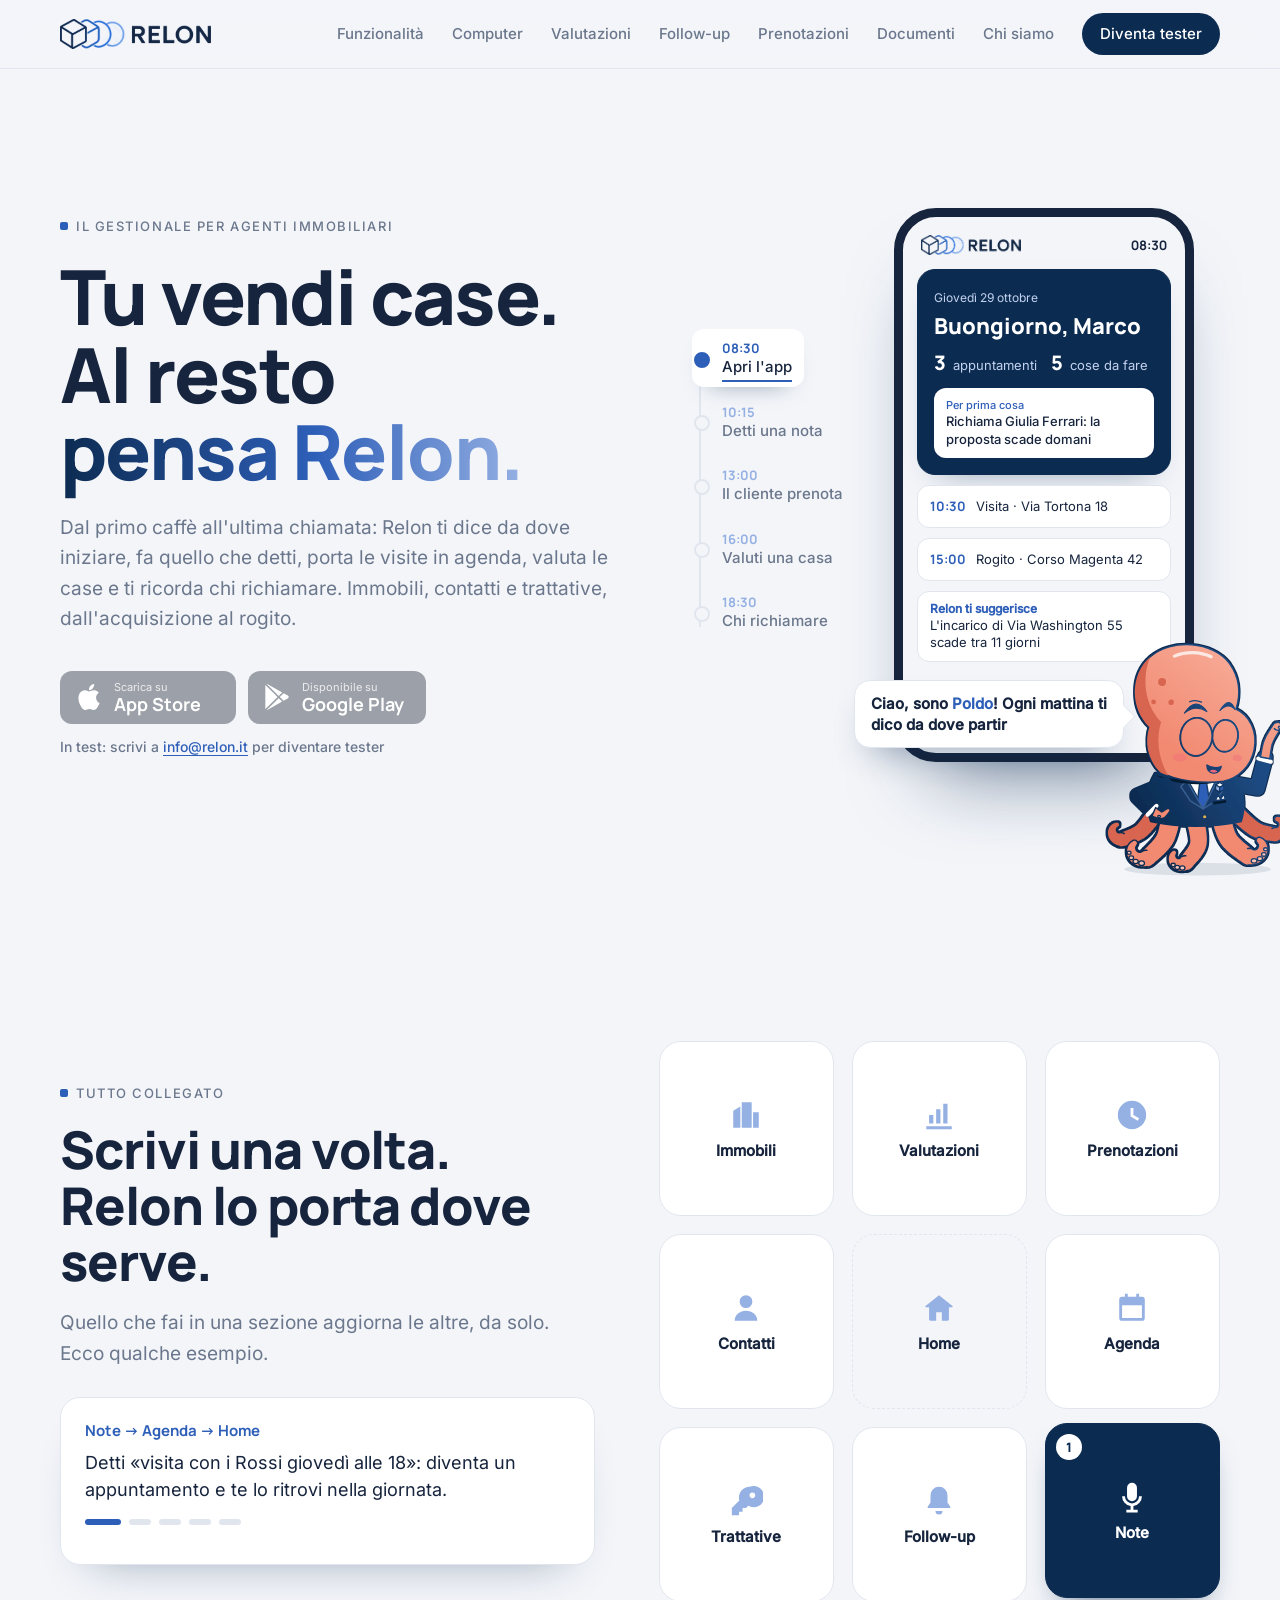
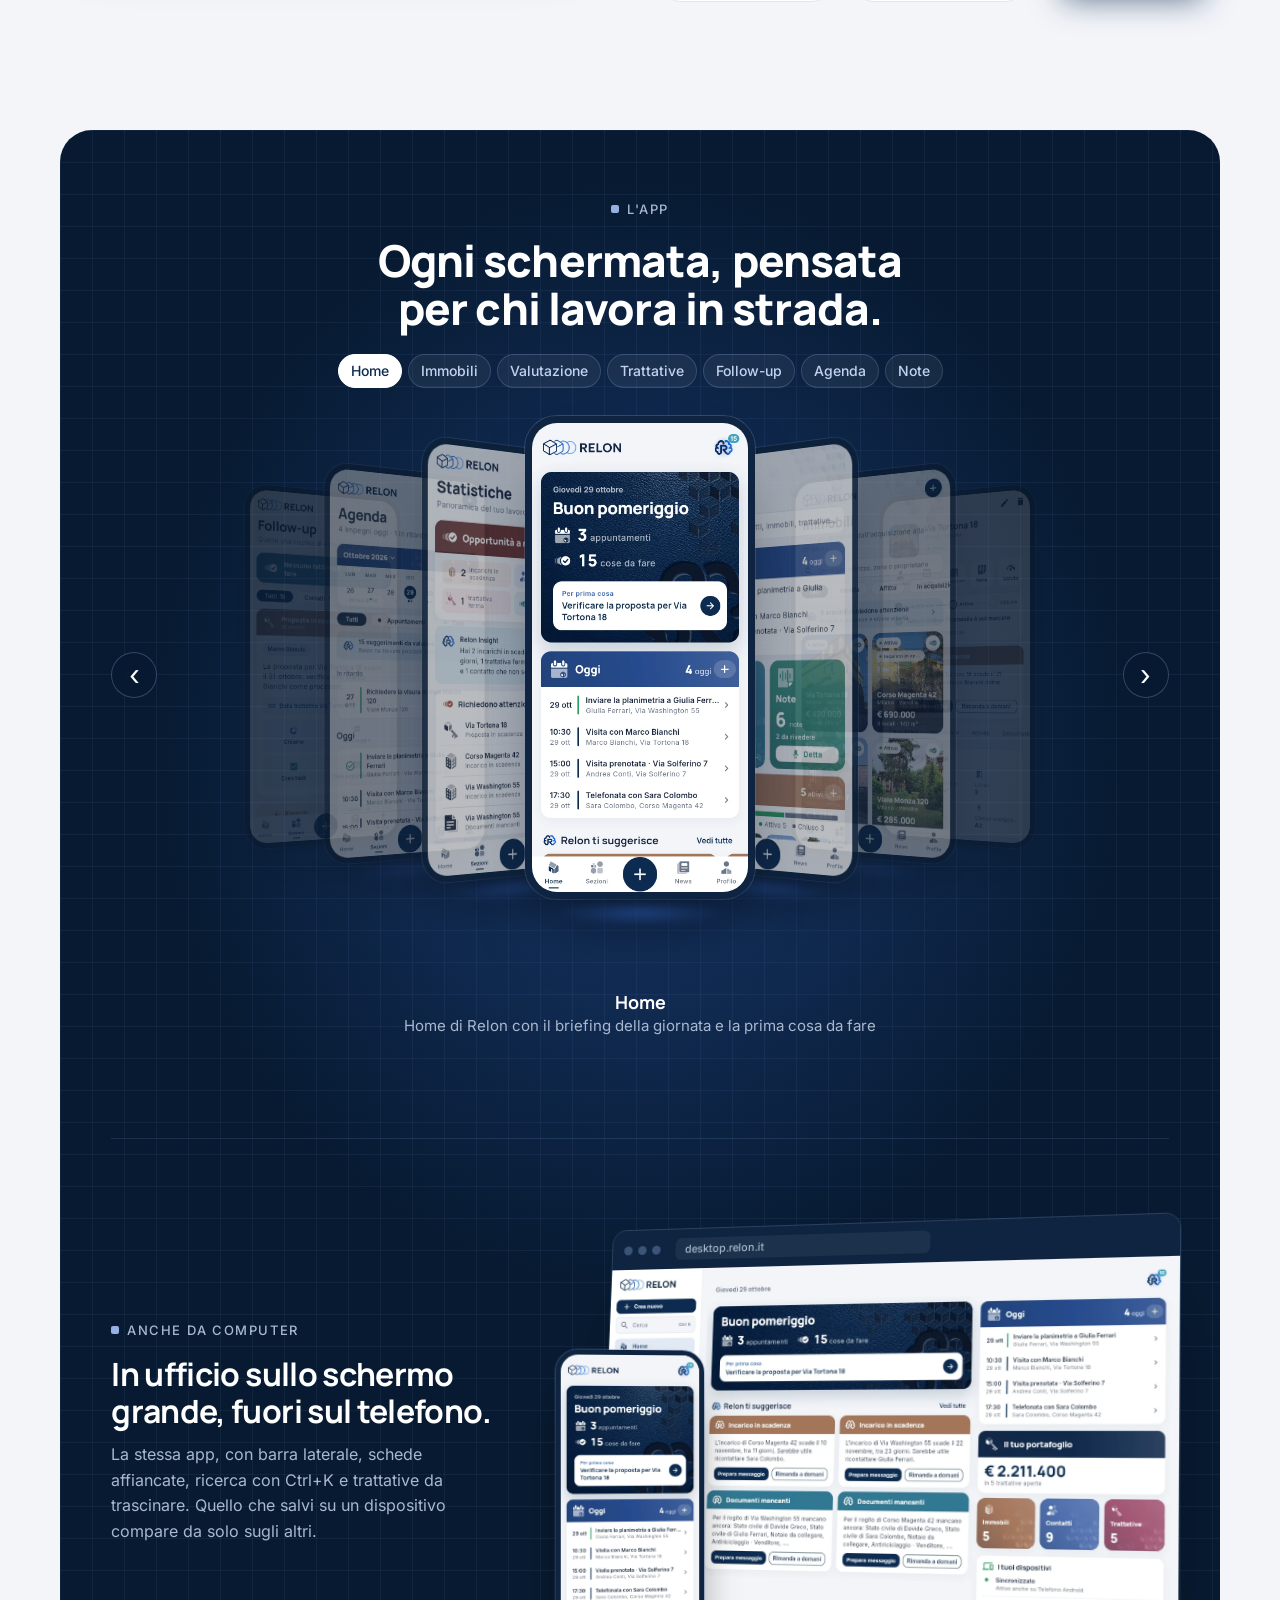
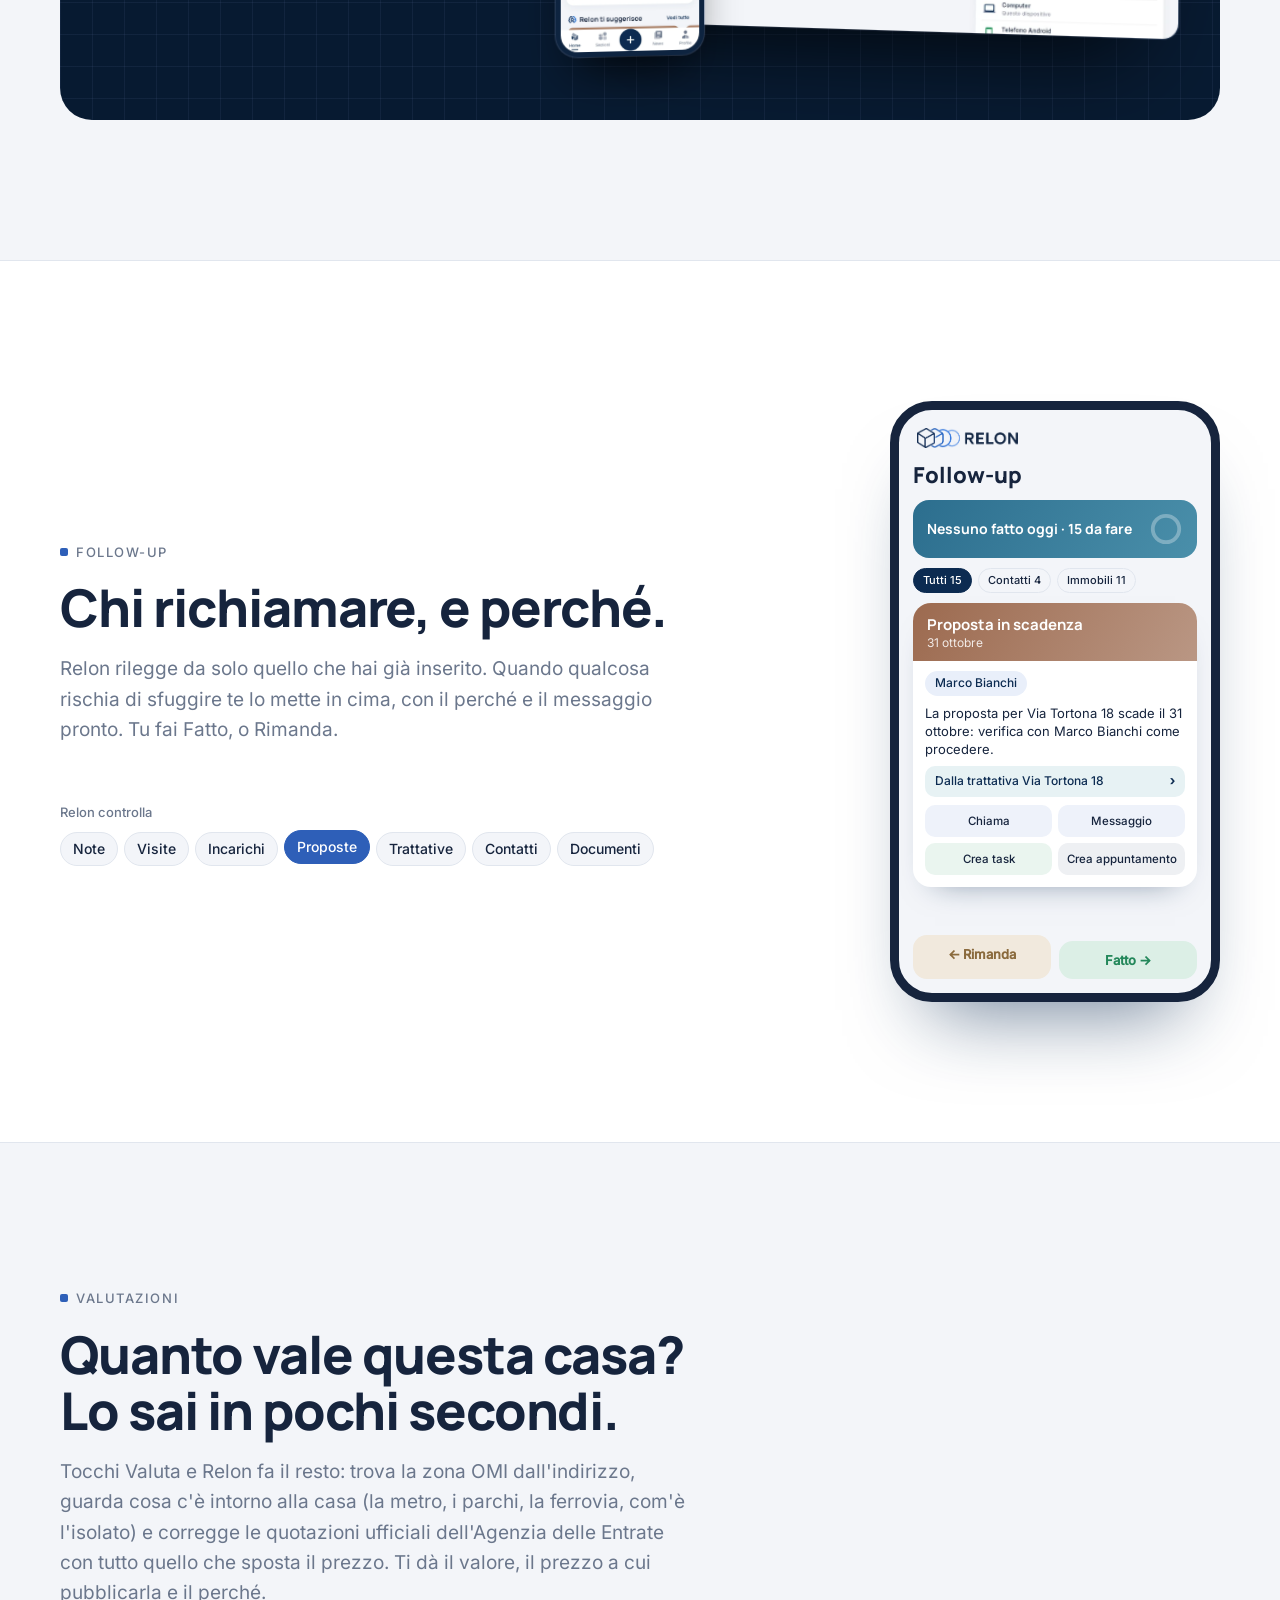
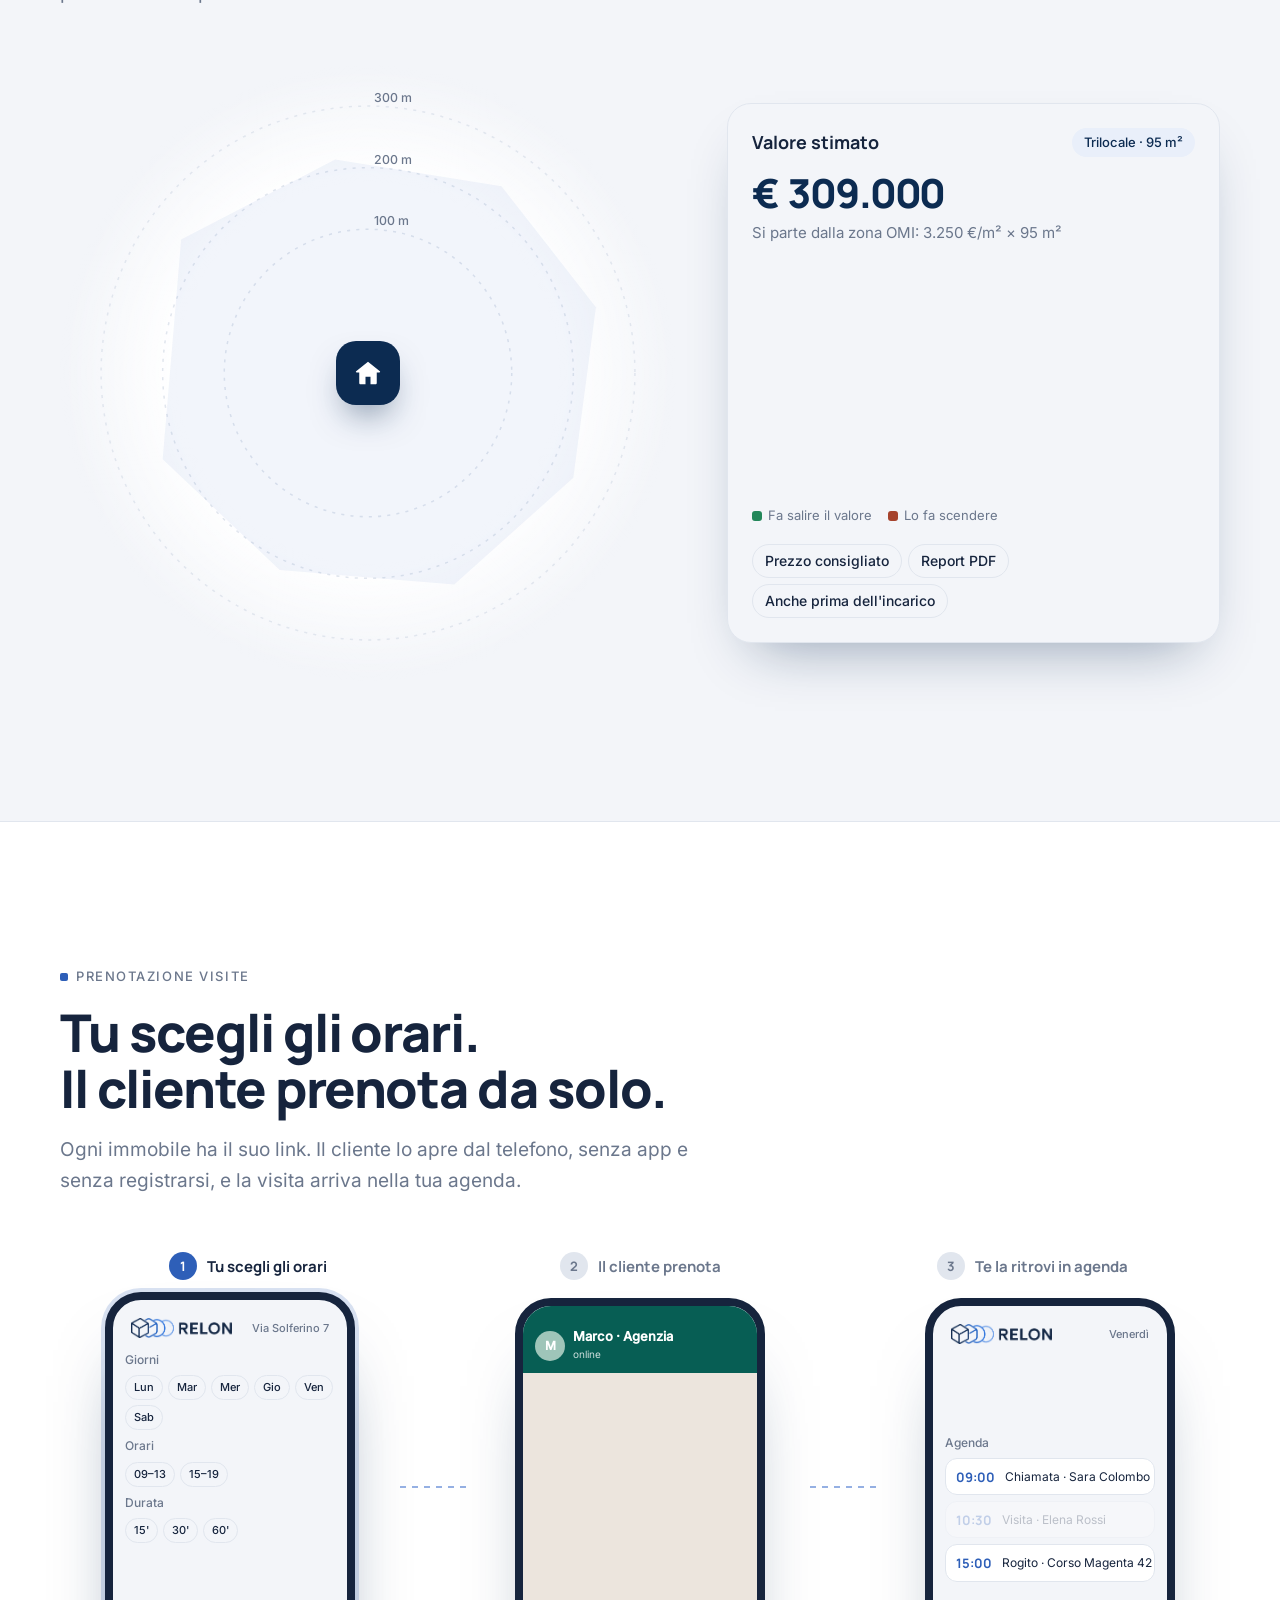
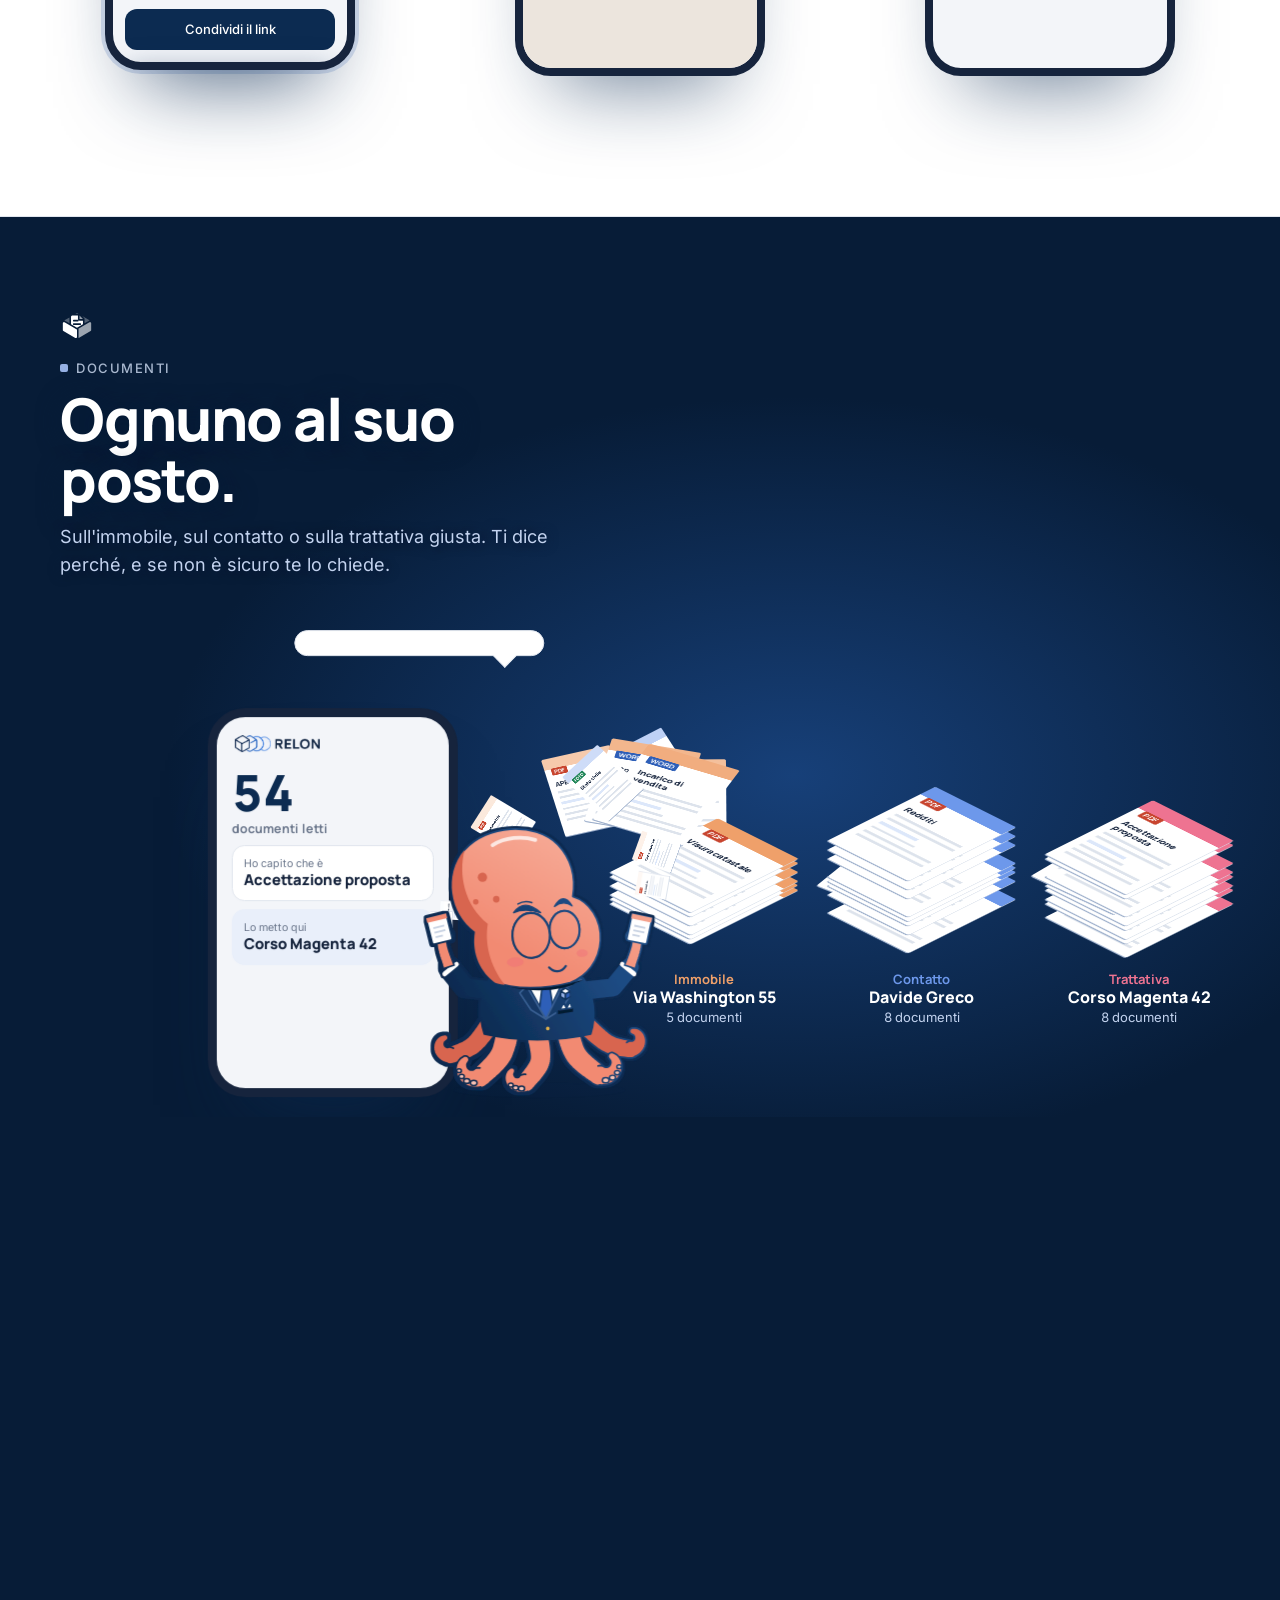
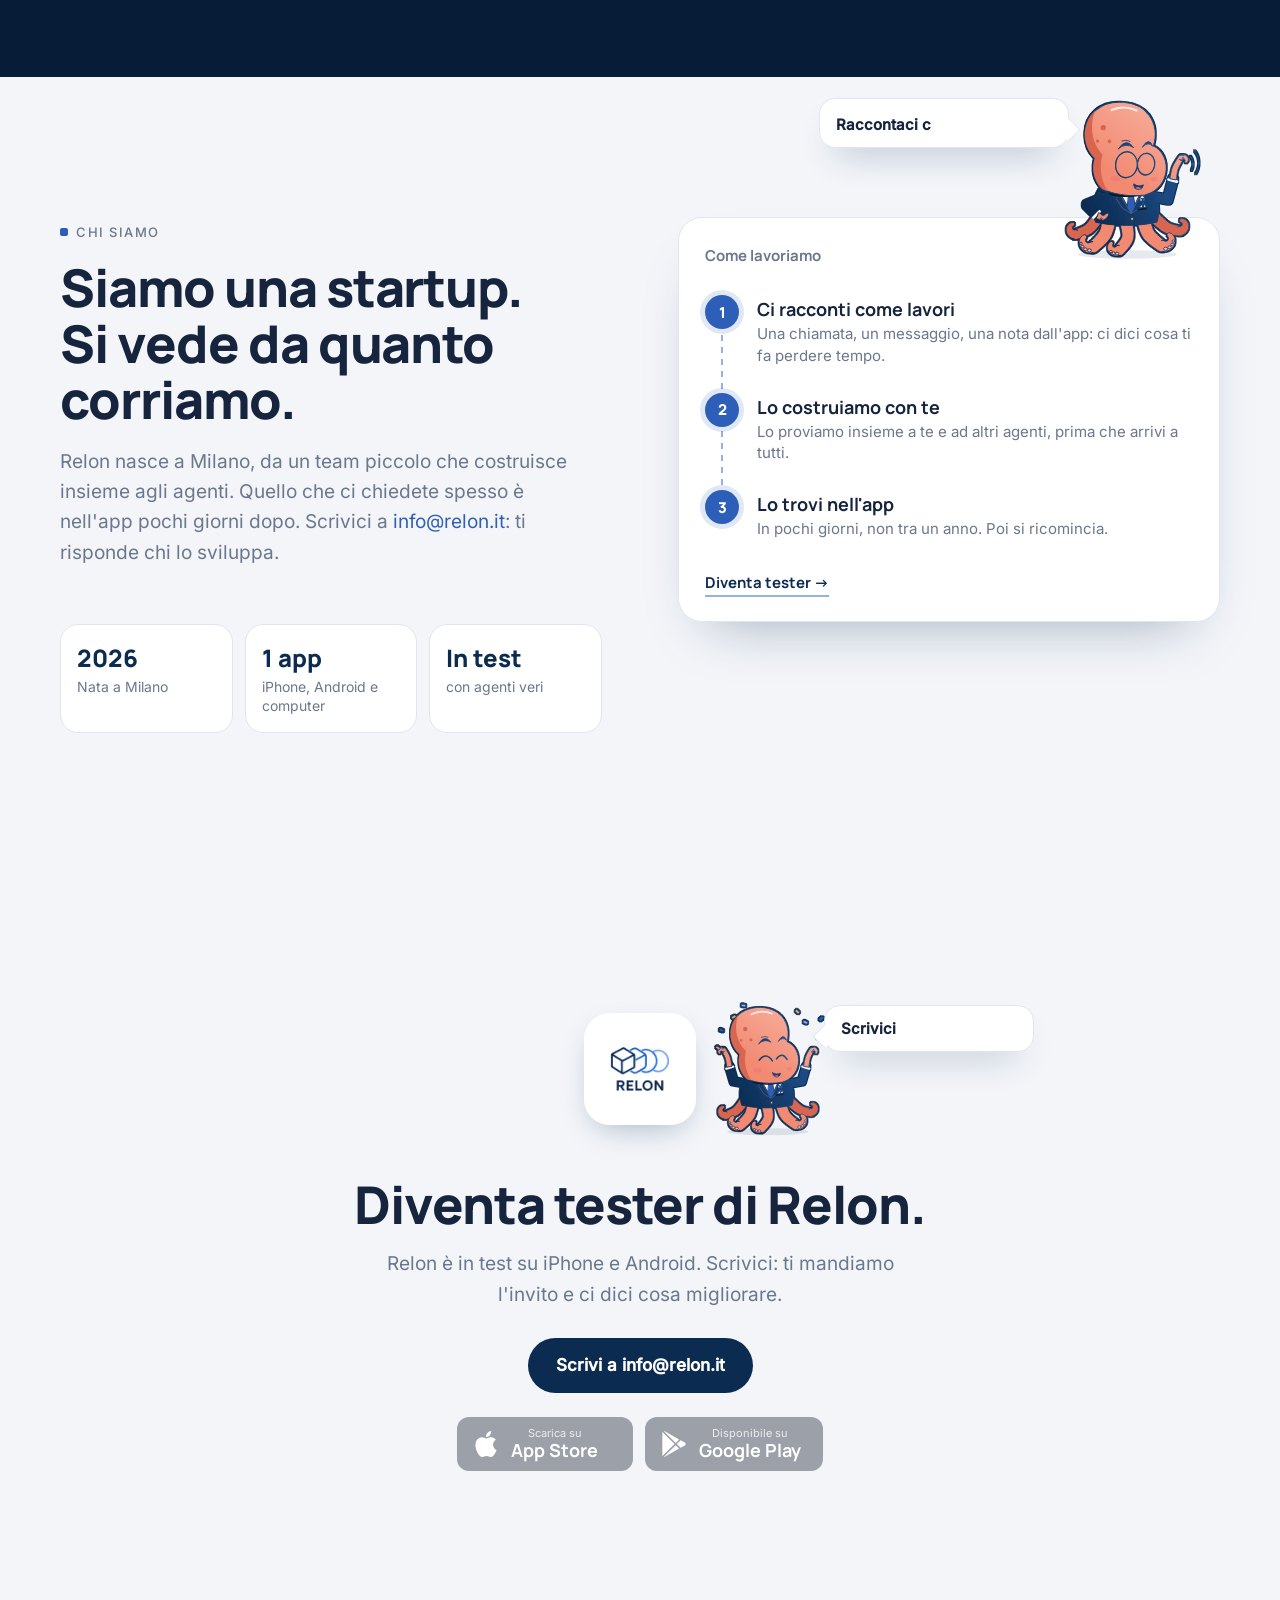
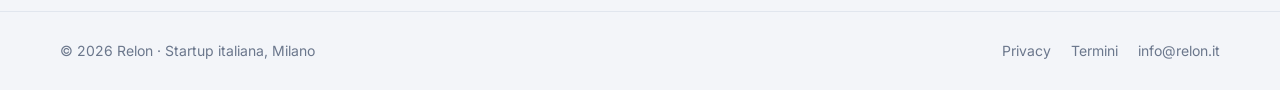
<file: index.html>
<!doctype html>
<html lang="it">
<head>
<meta charset="utf-8">
<meta name="viewport" content="width=device-width, initial-scale=1">
<title>Relon — Il gestionale di nuova generazione per agenti immobiliari</title>
<meta name="description" content="Relon è il gestionale per agenti immobiliari: immobili, contatti, trattative, agenda e documenti dall'acquisizione al rogito. E in più ti ricorda chi richiamare, trasforma le note dettate in appuntamenti, mette i documenti al posto giusto e valuta le case sulle quotazioni OMI. In arrivo per iPhone e Android.">
<meta name="theme-color" content="#0C2B51">
<link rel="canonical" href="https://relon.it/">
<meta property="og:type" content="website">
<meta property="og:site_name" content="Relon">
<meta property="og:url" content="https://relon.it/">
<meta property="og:title" content="Relon — Il gestionale di nuova generazione per agenti immobiliari">
<meta property="og:description" content="Immobili, contatti, trattative e agenda dall'acquisizione al rogito. Il gestionale che ti dice da dove iniziare, su telefono e computer.">
<meta property="og:image" content="https://relon.it/assets/og-image.png">
<meta property="og:image:width" content="1200">
<meta property="og:image:height" content="630">
<meta property="og:image:alt" content="Logo Relon">
<meta property="og:locale" content="it_IT">
<meta name="twitter:card" content="summary_large_image">
<script type="application/ld+json">
{"@context":"https://schema.org","@graph":[
  {"@type":"Organization","@id":"https://relon.it/#org","name":"Relon","url":"https://relon.it/","logo":"https://relon.it/assets/app-icon-1024.png","email":"info@relon.it"},
  {"@type":"WebSite","@id":"https://relon.it/#website","name":"Relon","url":"https://relon.it/","inLanguage":"it-IT","publisher":{"@id":"https://relon.it/#org"}},
  {"@type":"MobileApplication","name":"Relon","operatingSystem":"iOS, Android","applicationCategory":"BusinessApplication","description":"Il gestionale per agenti immobiliari: immobili, contatti, trattative, agenda, note che agiscono, follow-up e valutazioni sulle quotazioni OMI.","image":"https://relon.it/assets/app-icon-1024.png","publisher":{"@id":"https://relon.it/#org"}}
]}
</script>
<link rel="icon" href="assets/favicon.png">
<link rel="apple-touch-icon" href="assets/apple-touch-icon.png">
<style>
@font-face { font-family: Manrope; src: url(assets/fonts/Manrope-Bold.ttf); font-weight: 700; font-display: swap; }
@font-face { font-family: Manrope; src: url(assets/fonts/Manrope-ExtraBold.ttf); font-weight: 800; font-display: swap; }
@font-face { font-family: Inter; src: url(assets/fonts/Inter-Regular.ttf); font-weight: 400; font-display: swap; }
@font-face { font-family: Inter; src: url(assets/fonts/Inter-Medium.ttf); font-weight: 500; font-display: swap; }

/* Palette dell'app (lib/core/theme/app_colors.dart): blu notte e blu */
:root {
  --ink: #16243D;
  --indigo: #0C2B51;
  --violet: #2E5FB8;
  --lilac: #95B0E3;
  --porcelain: #F3F5F9;
  --stone: #6B778C;
  --hairline: #E1E6EE;
  --wrap: min(1160px, 100% - 32px);
}
* { box-sizing: border-box; margin: 0; }
html { scroll-behavior: smooth; }
body { font: 400 17px/1.6 Inter, system-ui, sans-serif; color: var(--ink); background: var(--porcelain); -webkit-font-smoothing: antialiased; }
h1, h2, h3 { font-family: Manrope, Inter, sans-serif; letter-spacing: -0.02em; }
a { color: inherit; text-decoration: none; }
.wrap { width: var(--wrap); margin-inline: auto; }

/* Nav */
nav { position: sticky; top: 0; z-index: 10; background: color-mix(in srgb, var(--porcelain) 85%, transparent); backdrop-filter: blur(12px); border-bottom: 1px solid var(--hairline); }
nav .wrap { display: flex; align-items: center; justify-content: space-between; height: 68px; }
.brand { display: flex; align-items: center; gap: 10px; }
.brand img { height: 30px; width: auto; display: block; }
nav .links { display: flex; gap: 28px; align-items: center; font-size: 15px; font-weight: 500; }
nav .links a:not(.pill) { color: var(--stone); transition: color .2s; }
nav .links a:not(.pill):hover { color: var(--ink); }
.pill { background: var(--indigo); color: #fff; padding: 9px 18px; border-radius: 999px; }

/* Hero */
.hero { display: grid; grid-template-columns: 1.05fr 1fr; align-items: center; gap: 24px; min-height: calc(100svh - 68px); padding-block: 48px; }
.eyebrow { display: inline-flex; align-items: center; gap: 8px; font-size: 13px; font-weight: 500; text-transform: uppercase; letter-spacing: .12em; color: var(--stone); }
.eyebrow::before { content: ""; width: 8px; height: 8px; border-radius: 2px; background: var(--violet); }
h1 { font-size: clamp(40px, 6vw, 76px); line-height: 1.02; font-weight: 800; margin: 20px 0 22px; }
h1 em { font-style: normal; background: linear-gradient(90deg, var(--indigo), var(--violet) 55%, var(--lilac)); -webkit-background-clip: text; background-clip: text; color: transparent; }
.lead { font-size: clamp(17px, 1.6vw, 19px); color: var(--stone); max-width: 30em; }

/* Store buttons */
.stores { display: flex; flex-wrap: wrap; gap: 12px; margin-top: 36px; }
.store { display: inline-flex; align-items: center; gap: 12px; background: #000; color: #fff; padding: 10px 22px 10px 16px; border-radius: 12px; min-width: 176px; transition: transform .2s, box-shadow .2s; }
a.store:hover { transform: translateY(-2px); box-shadow: 0 10px 24px -10px rgba(0,0,0,.5); }
.store[aria-disabled] { background: #9CA0A8; cursor: default; }
.soon { flex-basis: 100%; font-size: 14px; font-weight: 500; color: var(--stone); }
.soon a { color: var(--violet); text-decoration: underline; text-underline-offset: 3px; }
.store:focus-visible, .pill:focus-visible { outline: 3px solid var(--violet); outline-offset: 3px; }
.store svg { width: 26px; height: 26px; fill: currentColor; flex: none; }
.store small { display: block; font-size: 11px; line-height: 1.2; opacity: .8; }
.store b { display: block; font: 700 18px/1.15 Manrope, sans-serif; }

/* Features */
section { padding-block: clamp(80px, 12vw, 140px); }
.section-head { max-width: 640px; margin-bottom: 56px; }
h2 { font-size: clamp(32px, 4.2vw, 52px); line-height: 1.08; font-weight: 800; margin-top: 16px; }
.feature { padding: 32px 28px 0 0; }
.feature + .feature { padding-left: 28px; border-left: 1px solid var(--hairline); }
.feature h3 { font-size: 21px; margin: 14px 0 10px; }
.feature p { font-size: 15px; color: var(--stone); }

/* Mappa del sistema: le sezioni in cerchio, con i collegamenti di quella scelta */

/* Schermate */
.n { font: 700 14px Manrope, sans-serif; color: var(--violet); }
.more { display: grid; grid-template-columns: repeat(4, 1fr); border-top: 1px solid var(--hairline); margin-top: clamp(72px, 10vw, 128px); }

/* Follow-up: dal segnale all'agenda */
.flow { background: #fff; border-block: 1px solid var(--hairline); }
.flow .lead { margin-top: 18px; max-width: 36em; }
@keyframes wire { to { stroke-dashoffset: -12; } }
.step { display: block; margin-bottom: 16px; }
.fu-card { background: var(--porcelain); border: 1px solid var(--hairline); border-radius: 24px; padding: 24px; box-shadow: 0 28px 56px -28px rgba(12,43,81,.45); }
.fu-head { display: flex; justify-content: space-between; align-items: center; gap: 12px; }
.fu-head b { font: 700 18px/1.2 Manrope, sans-serif; }
.fu-tag { background: #E9EFFA; color: var(--indigo); font-size: 13px; font-weight: 500; padding: 4px 12px; border-radius: 999px; white-space: nowrap; }

/* Prenotazione visite: agente -> cliente -> agenda */
.book-grid { display: grid; grid-template-columns: repeat(3, 1fr); align-items: start; gap: clamp(32px, 5vw, 64px); }
.book-grid > div { position: relative; min-width: 0; }
.book-grid > div + div::before { content: ""; position: absolute; top: 132px; right: 100%; width: clamp(32px, 5vw, 64px); height: 2px; background: repeating-linear-gradient(90deg, var(--violet) 0 6px, transparent 6px 12px); animation: dash 1s linear infinite; }
@keyframes dash { to { background-position: 12px 0; } }
.book-grid .fu-card { background: #fff; }
.book-grid small { display: block; font-size: 13px; color: var(--stone); margin: 16px 0 8px; }
.book-grid .fu-head + small, .fu-head + .field, .fu-head + .chips { margin-top: 14px; }
.book-grid p { font-size: 15px; color: var(--stone); margin-top: 8px; }
.chips { display: flex; flex-wrap: wrap; gap: 6px; }
.chip { font: 500 14px/1 Inter, sans-serif; color: var(--ink); background: var(--porcelain); border: 1px solid var(--hairline); border-radius: 999px; padding: 9px 12px; }
.chip.on, .chip[aria-pressed="true"] { background: var(--indigo); border-color: var(--indigo); color: #fff; }
button.chip { cursor: pointer; transition: background .2s, color .2s; }
button.chip:focus-visible { outline: 3px solid var(--violet); outline-offset: 2px; }
.field { background: var(--porcelain); border: 1px solid var(--hairline); border-radius: 10px; padding: 9px 12px; font-size: 14px; margin-top: 6px; }
.field b { font-weight: 500; color: var(--violet); margin-right: 6px; }
.field.todo { color: var(--stone); border-style: dashed; }
.bar { height: 6px; border-radius: 3px; background: var(--hairline); margin-top: 12px; }
.bar i { display: block; height: 100%; border-radius: 3px; background: var(--violet); }
mark { background: #E9EFFA; color: var(--indigo); border-radius: 4px; padding: 0 3px; }
.btn { display: block; background: var(--indigo); color: #fff; text-align: center; font-size: 14px; font-weight: 500; border-radius: 12px; padding: 12px; margin-top: 16px; }
.visit + .toast, .chips + .toast, .field + .toast { margin-top: 12px; }
.toast { display: flex; justify-content: space-between; align-items: center; gap: 12px; background: var(--ink); color: #fff; font-size: 14px; font-weight: 500; border-radius: 12px; padding: 12px 14px; }
.toast span { color: var(--lilac); }
.visit { display: flex; gap: 14px; align-items: flex-start; border: 1px solid var(--hairline); border-radius: 14px; padding: 14px; margin: 12px 0; }
.visit[hidden] { display: none; }
.visit time { font: 700 18px/1.3 Manrope, sans-serif; color: var(--violet); }
.visit b { display: block; font-weight: 500; font-size: 15px; line-height: 1.4; }
.visit span { font-size: 13px; color: var(--stone); }
/* Briefing della Home: la card indaco dell'app */
.fu-card.brief { background: var(--indigo); border-color: var(--indigo); color: #fff; }
.brief p, .brief small { color: #C3D3EF; }
.brief .field { background: rgba(255,255,255,.1); border-color: transparent; color: #fff; }
.brief .btn { background: #fff; color: var(--indigo); }
.flow .book-grid .fu-card { background: var(--porcelain); }
.price { display: block; font: 800 clamp(30px, 3.4vw, 40px)/1.1 Manrope, sans-serif; color: var(--indigo); letter-spacing: -0.02em; margin-top: 14px; }
.up { color: #23875A; font-weight: 500; }
@media (prefers-reduced-motion: reduce) { .book-grid > div + div::before { animation: none; } }

/* Chi siamo: una startup, raccontata da quello che esce */
.about { display: grid; grid-template-columns: 1fr 1fr; gap: clamp(40px, 6vw, 96px); align-items: start; }
.facts { list-style: none; padding: 0; display: grid; grid-template-columns: repeat(3, 1fr); gap: 12px; margin-top: 8px; }
.facts li { background: #fff; border: 1px solid var(--hairline); border-radius: 18px; padding: 16px; font-size: 14px; color: var(--stone); line-height: 1.35; }
.facts b { display: block; font: 800 24px Manrope, sans-serif; color: var(--indigo); margin-bottom: 4px; }
.rel { background: #fff; border: 1px solid var(--hairline); border-radius: 24px; padding: 24px 26px; box-shadow: 0 28px 56px -32px rgba(12,43,81,.4); }
.rel ol { list-style: none; padding: 0; margin-top: 14px; position: relative; }
.rel ol::before { content: ""; position: absolute; left: 16px; top: 28px; bottom: 28px; width: 2px; background: repeating-linear-gradient(var(--lilac) 0 6px, transparent 6px 12px); }
.rel li { position: relative; display: grid; grid-template-columns: 1fr; column-gap: 8px; padding: 10px 0 10px 24px; opacity: 0; transform: translateY(10px); transition: opacity .5s, transform .5s; }
.rel.on li { opacity: 1; transform: none; }
.rel li { padding: 14px 0 14px 52px; }
.rel li::before { display: none; }

.rel time { position: absolute; left: 0; top: 12px; display: grid; place-items: center; width: 34px; height: 34px; border-radius: 50%; background: var(--violet); color: #fff; font: 800 15px Manrope, sans-serif; box-shadow: 0 0 0 5px rgba(46,95,184,.15); }
.rel b { font: 700 18px Manrope, sans-serif; color: var(--ink); }
.rel span { font-size: 15px; color: var(--stone); line-height: 1.45; margin-top: 2px; }
.rel-cta { display: inline-block; margin-top: 18px; font: 700 15px Manrope, sans-serif; color: var(--indigo); border-bottom: 2px solid var(--lilac); padding-bottom: 2px; transition: border-color .2s; }
.rel-cta:hover { border-color: var(--violet); }
.pill.big { display: inline-block; font-size: 17px; font-weight: 600; padding: 14px 28px; margin-top: 28px; transition: transform .2s, box-shadow .2s; }
.pill.big:hover { transform: translateY(-2px); box-shadow: 0 14px 28px -14px rgba(12,43,81,.7); }
.cta .stores { margin-top: 24px; }
.cta .soon { display: none; }
@media (prefers-reduced-motion: reduce) { .rel li { transition: none; } }
@media (max-width: 900px) { .about { grid-template-columns: 1fr; } }
@media (max-width: 560px) { .facts { grid-template-columns: 1fr; } .facts li { display: flex; align-items: baseline; gap: 10px; } .facts b { margin: 0; font-size: 20px; } .rel { padding: 20px; } }

/* Follow-up: come nell'app, un suggerimento alla volta; Fatto o Rimanda e arriva il prossimo */
.fu2 { display: grid; grid-template-columns: 1fr auto; gap: clamp(32px, 6vw, 96px); align-items: center; }
.fu-from { display: block; font-size: 13px; font-weight: 500; color: var(--stone); margin-bottom: 10px; }
.fu-sources .chip { transition: background .3s, color .3s, border-color .3s, transform .3s; }
.fu-sources .chip.on { background: var(--violet); border-color: var(--violet); color: #fff; transform: translateY(-2px); }
.phone.fu-phone { width: 330px; aspect-ratio: 9 / 16.4; }
.fu-screen { position: absolute; inset: 50px 14px 14px; display: flex; flex-direction: column; gap: 10px; }
.fu-h { font: 800 22px Manrope, sans-serif; color: var(--ink); }
.fu-panel { display: flex; align-items: center; justify-content: space-between; gap: 10px; color: #fff; font: 700 14px/1.3 Manrope, sans-serif; border-radius: 16px; padding: 12px 14px; background: linear-gradient(120deg, #2C6E8E, #4A8FAA); }
.fu-panel svg { width: 34px; height: 34px; flex: none; transform: rotate(-90deg); }
.fu-panel circle { fill: none; stroke: rgba(255,255,255,.3); stroke-width: 4; }
.fu-panel .arc { stroke: #fff; stroke-dasharray: 88; stroke-dashoffset: 88; transition: stroke-dashoffset .6s; }
.fu-filter .chip { font-size: 11px; padding: 6px 9px; }
.fu-slot { position: relative; flex: 1; }
.fu-card2 { position: absolute; inset: 0 0 auto; background: #fff; border-radius: 18px; overflow: hidden; box-shadow: 0 16px 30px -22px rgba(12,43,81,.55); transition: transform .55s cubic-bezier(.2,.8,.2,1), opacity .45s; }
.fu-card2.in { transform: translateY(24px); opacity: 0; }
.fu-card2.done { transform: translateX(118%) rotate(5deg); opacity: 0; }
.fu-card2.later { transform: translateX(-118%) rotate(-5deg); opacity: 0; }
.fu-card2 header { display: flex; flex-direction: column; color: #fff; padding: 11px 14px; background: linear-gradient(120deg, var(--c), color-mix(in srgb, var(--c) 70%, #fff)); font: 700 15px Manrope, sans-serif; }
.fu-card2 header small { font: 400 12px Inter, sans-serif; opacity: .85; }
.fu-card2 .bd { padding: 10px 12px 12px; display: flex; flex-direction: column; gap: 8px; font-size: 13px; line-height: 1.4; }
.fu-card2 .who { align-self: flex-start; background: #E9EFFA; color: var(--indigo); border-radius: 999px; padding: 4px 10px; font-size: 12px; font-weight: 500; }
.fu-card2 .from { background: #E7F2F4; color: var(--indigo); border-radius: 10px; padding: 7px 10px; font-size: 12px; font-weight: 500; display: flex; justify-content: space-between; }
.fu-card2 .acts { display: grid; grid-template-columns: 1fr 1fr; gap: 6px; }
.fu-card2 .acts i { font: 500 11.5px Inter, sans-serif; font-style: normal; text-align: center; border-radius: 10px; padding: 9px 4px; background: #EEF2FA; color: var(--ink); }
.fu-card2 .acts i:nth-child(3) { background: #EAF5EF; } .fu-card2 .acts i:nth-child(4) { background: #EEF0F3; }
.fu-decide { display: grid; grid-template-columns: 1fr 1fr; gap: 8px; }
.fu-decide span { text-align: center; font: 600 13px Inter, sans-serif; border-radius: 14px; padding: 11px 6px; transition: transform .15s, filter .2s; }
.fu-decide .later { background: #F1E9DD; color: #8A6A3D; } .fu-decide .done { background: #DCEFE6; color: #23875A; }
.fu-decide span.press { transform: scale(.94); filter: brightness(.92); }

/* Prenotazioni: tre telefoni, il link che passa, la visita che arriva */
.bk-steps { list-style: none; padding: 0; display: grid; grid-template-columns: repeat(3, 1fr); gap: 16px; margin-bottom: 18px; }
.bk-steps li { display: flex; align-items: center; gap: 10px; font: 600 15px Manrope, sans-serif; color: var(--stone); transition: color .3s; justify-content: center; }
.bk-steps b { display: grid; place-items: center; width: 28px; height: 28px; border-radius: 50%; background: var(--hairline); color: var(--stone); font-size: 13px; transition: background .3s, color .3s; }
.bk-steps li.on { color: var(--ink); } .bk-steps li.on b { background: var(--violet); color: #fff; }
.bk-row { display: grid; grid-template-columns: 1fr 70px 1fr 70px 1fr; align-items: center; justify-items: center; }
.phone.sm { width: 250px; aspect-ratio: 9 / 13.6; border-width: 8px; border-radius: 36px; transition: transform .4s, box-shadow .4s; }
.phone.sm.on { transform: translateY(-6px); box-shadow: 0 48px 80px -36px rgba(12,43,81,.7), 0 0 0 4px rgba(46,95,184,.18); }
.phone.sm .phone-top span { font: 500 11px Inter, sans-serif; color: var(--stone); }
.phone.client .phone-top { justify-content: center; } .phone.client .url { background: #fff; border: 1px solid var(--hairline); border-radius: 8px; padding: 4px 10px; font-size: 11px; color: var(--stone); }
.bk-body { position: absolute; inset: 50px 12px 12px; display: flex; flex-direction: column; gap: 6px; font-size: 13px; }
.bk-body .chips { gap: 5px; } .bk-body .chip { font-size: 11px; padding: 6px 8px; transition: background .25s, color .25s, border-color .25s; }
.bk-body .chip.on { background: var(--indigo); border-color: var(--indigo); color: #fff; }
.bk-body .mini { font-size: 12px; padding: 8px 10px; white-space: nowrap; overflow: hidden; }
.bk-body .btn { margin-top: auto; font-size: 13px; padding: 10px; transition: transform .15s, background .2s; }
.bk-body .btn.press { transform: scale(.96); background: var(--violet); }
.bk-title { font: 700 15px Manrope, sans-serif; }
.bk-name span::after { content: "|"; animation: blink 1s steps(1) infinite; color: var(--violet); } @keyframes blink { 50% { opacity: 0; } }
.bk-toast { opacity: 0; transform: translateY(-8px); transition: opacity .4s, transform .4s; } .bk-toast.on { opacity: 1; transform: none; }
.mini.bk-new { opacity: .25; transition: opacity .4s, border-color .4s, box-shadow .4s; } .mini.bk-new.on { opacity: 1; border-color: var(--violet); box-shadow: 0 0 0 3px rgba(46,95,184,.15); }
.bk-wire { position: relative; width: 100%; height: 2px; background: repeating-linear-gradient(90deg, var(--lilac) 0 6px, transparent 6px 12px); }
.bk-msg { position: absolute; top: -17px; left: 0; width: 34px; height: 34px; border-radius: 50%; background: #25D366; display: grid; place-items: center; box-shadow: 0 8px 18px -6px rgba(37,211,102,.7); opacity: 0; }
.bk-msg svg { width: 20px; height: 20px; fill: #fff; }
.bk-sheet { position: absolute; left: -12px; right: -12px; bottom: -12px; background: #fff; border-radius: 20px 20px 0 0; padding: 12px 14px 16px; box-shadow: 0 -12px 30px -16px rgba(12,43,81,.5); transform: translateY(105%); transition: transform .4s cubic-bezier(.2,.8,.2,1); }
.bk-sheet.on { transform: none; }
.bk-sheet small { display: block; font-size: 11px; color: var(--stone); margin-bottom: 8px; }
.bk-sheet div { display: flex; justify-content: space-around; }
.bk-sheet span { display: flex; flex-direction: column; align-items: center; gap: 4px; font-size: 10.5px; color: var(--ink); border-radius: 10px; padding: 4px; transition: background .2s; }
.bk-sheet i { width: 36px; height: 36px; border-radius: 50%; background: #E9EFFA; }
.bk-sheet .wa i { background: #25D366; } .bk-sheet .wa.pick { background: rgba(37,211,102,.15); }
.bk-chat { position: absolute; inset: 0; z-index: 3; display: flex; flex-direction: column; background: #ECE5DD; transition: opacity .4s; }
.bk-chat.off { opacity: 0; pointer-events: none; }
.bk-chat-top { display: flex; align-items: center; gap: 8px; background: #075E54; color: #fff; padding: 22px 12px 10px; font-size: 12px; }
.bk-chat-top b { display: block; font: 600 13px Inter, sans-serif; } .bk-chat-top small { opacity: .8; font-size: 10px; }
.bk-chat-top .av { width: 30px; height: 30px; border-radius: 50%; background: #9FC5B9; display: grid; place-items: center; font-weight: 700; }
.bk-bubble { margin: 14px 10px; align-self: flex-start; max-width: 88%; background: #fff; border-radius: 0 12px 12px 12px; padding: 8px 9px 5px; font-size: 12px; line-height: 1.35; box-shadow: 0 1px 1px rgba(0,0,0,.1); opacity: 0; transform: translateY(8px); transition: opacity .35s, transform .35s; }
.bk-bubble.on { opacity: 1; transform: none; }
.bk-bubble time { display: block; text-align: right; font-size: 9.5px; color: #8696A0; margin-top: 2px; }
.bk-preview { display: block; margin-top: 6px; background: #F0F2F5; border-left: 3px solid #25D366; border-radius: 6px; padding: 6px 8px; font-size: 11px; color: var(--stone); transition: background .2s; }
.bk-preview b { display: block; color: var(--ink); font-size: 12px; } .bk-preview em { display: block; font-style: normal; color: #027EB5; margin-top: 2px; }
.bk-preview.press { background: #DDE3EA; }
.bk-dot { position: absolute; top: -6px; left: 0; width: 14px; height: 14px; border-radius: 50%; background: #23875A; box-shadow: 0 0 0 5px rgba(35,135,90,.2); opacity: 0; }
@media (max-width: 1100px) { .phone.sm { width: 220px; } .bk-row { grid-template-columns: 1fr 40px 1fr 40px 1fr; } }
@media (max-width: 900px) {
  .fu2 { grid-template-columns: 1fr; } .phone.fu-phone { justify-self: center; width: min(320px, 86vw); }
  .bk-row { display: block; } .bk-wire { display: none; } .phone.sm { display: none; margin: 0 auto; width: min(280px, 80vw); } .phone.sm.on { display: block; }
  .bk-steps { grid-template-columns: 1fr; gap: 6px; } .bk-steps li { justify-content: flex-start; }
}
@media (prefers-reduced-motion: reduce) { .fu-card2, .bk-toast, .mini.bk-new, .phone.sm { transition: none; } .bk-name span::after { animation: none; } }

/* L'app: telefoni in 3D su un fondo da progetto, poi il computer sincronizzato */
.show { position: relative; overflow: hidden; color: #fff; border-radius: 32px; padding: clamp(32px, 5vw, 64px) clamp(20px, 4vw, 56px); background:
  radial-gradient(60% 50% at 50% 38%, rgba(46,95,184,.45), transparent 70%),
  linear-gradient(rgba(149,176,227,.07) 1px, transparent 1px) 0 0 / 32px 32px,
  linear-gradient(90deg, rgba(149,176,227,.07) 1px, transparent 1px) 0 0 / 32px 32px,
  #071A31; }
.show .eyebrow { color: #A9B8CF; } .show .eyebrow::before { background: var(--lilac); }
.show-head { text-align: center; } .show-head h2 { font-size: clamp(28px, 3.6vw, 44px); line-height: 1.1; margin: 14px auto 22px; max-width: 18em; text-wrap: balance; }
.show-tabs { justify-content: center; }
.show .chip { background: rgba(255,255,255,.06); border-color: rgba(149,176,227,.22); color: #C3D3EF; cursor: pointer; transition: background .25s, color .25s, border-color .25s; }
.show .chip:hover { border-color: var(--lilac); color: #fff; }
.show .chip[aria-pressed="true"] { background: #fff; border-color: #fff; color: var(--indigo); }
.cf { position: relative; height: clamp(420px, 44vw, 560px); margin-top: 28px; perspective: 1400px; outline: none; touch-action: pan-y; }
.cf:focus-visible { box-shadow: 0 0 0 3px var(--lilac); border-radius: 20px; }
.cf-track { position: absolute; inset: 0; transform-style: preserve-3d; }
.cf-item { position: absolute; left: 50%; top: 0; width: clamp(190px, 18vw, 240px); margin: 0 0 0 calc(clamp(190px, 18vw, 240px) / -2); transition: transform .7s cubic-bezier(.2,.8,.2,1), opacity .5s, filter .5s; cursor: pointer; }
.cf-item img { display: block; width: 100%; height: auto; border: 7px solid #0E2440; border-radius: 32px; background: #fff; box-shadow: 0 40px 70px -30px rgba(0,0,0,.7), 0 0 0 1px rgba(149,176,227,.25); }
.cf-item::after { content: ""; position: absolute; left: 12%; right: 12%; bottom: -26px; height: 24px; background: radial-gradient(closest-side, rgba(46,95,184,.55), transparent); filter: blur(4px); }
.cf-arrow { position: absolute; top: 42%; width: 46px; height: 46px; border-radius: 50%; border: 1px solid rgba(149,176,227,.3); background: rgba(7,26,49,.6); color: #fff; font: 400 28px/1 Inter, sans-serif; cursor: pointer; backdrop-filter: blur(6px); z-index: 200; transition: background .2s; }
.cf-arrow:hover { background: var(--violet); } .cf-arrow.prev { left: 0; } .cf-arrow.next { right: 0; }
.cf-arrow:focus-visible { outline: 3px solid var(--lilac); outline-offset: 2px; }
.cf-cap { text-align: center; min-height: 52px; margin-top: 14px; color: #A9B8CF; font-size: 15px; }
.cf-cap b { display: block; font: 700 18px Manrope, sans-serif; color: #fff; }
.sync { display: grid; grid-template-columns: 1fr 1.6fr; gap: clamp(32px, 5vw, 64px); align-items: center; margin-top: clamp(56px, 8vw, 96px); padding-top: clamp(40px, 6vw, 64px); border-top: 1px solid rgba(149,176,227,.15); }
.sync h3 { font-size: clamp(24px, 2.6vw, 32px); line-height: 1.15; margin: 14px 0 12px; }
.sync p { color: #A9B8CF; font-size: 16px; }
.sync-stage { position: relative; perspective: 1600px; padding: 4% 0 6% 8%; }
.browser { transform: rotateY(-14deg) rotateX(6deg); transform-origin: left center; border-radius: 14px; overflow: hidden; background: #0E2440; box-shadow: 0 50px 80px -40px rgba(0,0,0,.8), 0 0 0 1px rgba(149,176,227,.25); }
.browser-bar { display: flex; align-items: center; gap: 6px; padding: 9px 12px; background: #0E2440; }
.browser-bar i { width: 9px; height: 9px; border-radius: 50%; background: rgba(149,176,227,.35); }
.browser-bar span { margin-left: 10px; flex: 1; max-width: 260px; font: 500 11px Inter, sans-serif; color: #A9B8CF; background: rgba(255,255,255,.06); border-radius: 6px; padding: 4px 10px; }
.browser img { display: block; width: 100%; height: auto; }
.sync-phone { position: absolute; left: 0; bottom: 0; width: 24%; height: auto; border: 5px solid #0E2440; border-radius: 22px; background: #fff; box-shadow: 0 30px 50px -20px rgba(0,0,0,.8), 0 0 0 1px rgba(149,176,227,.3); transform: rotateY(10deg); }
@media (prefers-reduced-motion: reduce) { .cf-item { transition: none; } }
@media (max-width: 560px) { .show { border-radius: 24px; margin-inline: -8px; } .show-tabs { flex-wrap: nowrap; justify-content: flex-start; overflow-x: auto; margin-inline: -20px; padding-inline: 20px; scrollbar-width: none; } .show-tabs .chip { flex: none; } .cf { height: 440px; } .cf-item { width: 200px; margin-left: -100px; } .cf-arrow { display: none; } .sync-stage { padding-left: 12%; } .sync-phone { width: 28%; } }

/* Tutto collegato: le sezioni a griglia, Home al centro; gli esempi si accendono da soli */
.connect { display: grid; grid-template-columns: 1fr 1.05fr; gap: clamp(32px, 5vw, 72px); align-items: center; margin-bottom: clamp(72px, 10vw, 128px); }
.connect .section-head { margin-bottom: 28px; }
.links-cap { background: #fff; border: 1px solid var(--hairline); border-radius: 20px; padding: 22px 24px; box-shadow: 0 24px 48px -32px rgba(12,43,81,.45); min-height: 168px; }
.links-cap .chain { display: block; font: 700 15px Manrope, sans-serif; color: var(--violet); }
.links-cap p { font-size: 18px; line-height: 1.5; margin-top: 8px; color: var(--ink); text-wrap: pretty; }
.links-dots { display: flex; gap: 8px; margin-top: 16px; }
.links-dots button { width: 22px; height: 6px; border-radius: 3px; border: 0; background: var(--hairline); cursor: pointer; padding: 0; transition: background .3s, width .3s; }
.links-dots button[aria-current="true"] { background: var(--violet); width: 36px; }
.tiles { position: relative; display: grid; grid-template-columns: repeat(3, 1fr); gap: clamp(10px, 1.6vw, 18px); }
.tiles > svg { position: absolute; inset: 0; width: 100%; height: 100%; overflow: visible; pointer-events: none; z-index: 0; }
.tiles > svg path { fill: none; stroke: var(--violet); stroke-width: 6; stroke-linecap: round; stroke-dasharray: 300; }
.tiles > svg path.soft { stroke: var(--lilac); stroke-width: 4; stroke-dasharray: 2 8; }
.tile { position: relative; z-index: 1; display: flex; flex-direction: column; align-items: center; justify-content: center; gap: 10px; aspect-ratio: 1; font: 600 15px/1.2 Inter, sans-serif; color: var(--ink); background: #fff; border: 1px solid var(--hairline); border-radius: 22px; cursor: pointer; transition: transform .3s, background .3s, color .3s, border-color .3s, box-shadow .3s; }
.tile svg { position: static; width: 34px; height: 34px; fill: var(--lilac); transition: fill .3s; }
.tile.hub { background: var(--porcelain); border-style: dashed; }
.tile:hover { border-color: var(--violet); }
.tile.lit, .tile.on { background: var(--indigo); border-color: var(--indigo); color: #fff; transform: translateY(-4px); box-shadow: 0 18px 32px -18px rgba(12,43,81,.7); }
.tile.lit svg, .tile.on svg { fill: #fff; }
.tile.on { background: var(--violet); border-color: var(--violet); }
.tile[data-step]::after { content: attr(data-step); position: absolute; top: 10px; left: 10px; display: grid; place-items: center; width: 26px; height: 26px; border-radius: 50%; background: #fff; color: var(--indigo); font: 800 13px Manrope, sans-serif; }
.tile:focus-visible { outline: 3px solid var(--violet); outline-offset: 3px; }
@media (prefers-reduced-motion: reduce) { .tile { transition: none; } }
@media (max-width: 900px) { .connect { grid-template-columns: 1fr; } .tiles { max-width: 460px; width: 100%; margin-inline: auto; order: -1; } .connect > div:first-child { display: contents; } .connect .section-head { order: -2; } }
@media (max-width: 560px) { .tile { font-size: 13px; gap: 6px; border-radius: 16px; } .tile svg { width: 26px; height: 26px; } .links-cap p { font-size: 16px; } }

/* Hero: una giornata con Relon, scena per scena */
.day { display: grid; grid-template-columns: auto auto; justify-content: center; align-items: center; gap: clamp(20px, 3vw, 40px); }
.day-rail { list-style: none; padding: 0; display: grid; gap: 6px; position: relative; }
.day-rail::before { content: ""; position: absolute; left: 7px; top: 14px; bottom: 14px; width: 2px; background: var(--hairline); }
.day-rail button { position: relative; display: block; text-align: left; font: 500 15px/1.3 Inter, sans-serif; color: var(--stone); background: none; border: 0; padding: 10px 12px 10px 30px; border-radius: 12px; cursor: pointer; transition: color .25s, background .25s; }
.day-rail button::before { content: ""; position: absolute; left: 2px; top: 50%; width: 12px; height: 12px; margin-top: -6px; border-radius: 50%; background: var(--porcelain); border: 2px solid var(--hairline); transition: background .25s, border-color .25s; }
.day-rail time { display: block; font: 700 13px Manrope, sans-serif; color: var(--lilac); transition: color .25s; }
.day-rail [aria-current="true"] { color: var(--ink); background: #fff; box-shadow: 0 12px 24px -18px rgba(12,43,81,.6); }
.day-rail [aria-current="true"]::before { background: var(--violet); border-color: var(--violet); }
.day-rail [aria-current="true"] time { color: var(--violet); }
.day-rail button:focus-visible { outline: 3px solid var(--violet); outline-offset: 2px; }
.day-rail i { position: absolute; left: 30px; right: 12px; bottom: 5px; height: 2px; background: var(--violet); transform-origin: left; transform: scaleX(0); }
.phone { position: relative; width: 300px; aspect-ratio: 9 / 16.6; background: var(--porcelain); border: 9px solid var(--ink); border-radius: 42px; box-shadow: 0 48px 80px -40px rgba(12,43,81,.6); overflow: hidden; }
.phone-top { display: flex; justify-content: space-between; align-items: center; padding: 18px 18px 8px; }
.phone-top img { height: 20px; width: auto; }
.day-clock { font: 700 13px Manrope, sans-serif; color: var(--ink); font-variant-numeric: tabular-nums; }
.scene { position: absolute; inset: 52px 14px 14px; display: flex; flex-direction: column; gap: 10px; opacity: 0; transform: translateY(14px); transition: opacity .45s, transform .45s; pointer-events: none; font-size: 14px; }
.scene.on { opacity: 1; transform: none; }
.scene > * { opacity: 0; transform: translateY(8px); transition: opacity .4s, transform .4s; }
.scene.on > * { opacity: 1; transform: none; }
.scene.on > :nth-child(2) { transition-delay: .5s; } .scene.on > :nth-child(3) { transition-delay: .9s; } .scene.on > :nth-child(4) { transition-delay: 1.4s; } .scene.on > :nth-child(5) { transition-delay: 1.9s; } .scene.on > :nth-child(6) { transition-delay: 2.4s; } .scene.on > :nth-child(7) { transition-delay: 2.8s; }
.scene .fu-card { padding: 16px; border-radius: 18px; box-shadow: 0 16px 32px -22px rgba(12,43,81,.5); }
.scene .brief small { color: #C3D3EF; font-size: 12px; }
.scene .hi { display: block; font: 800 22px/1.2 Manrope, sans-serif; margin: 4px 0 10px; }
.tally { display: flex; gap: 14px; font-size: 13px; color: #C3D3EF; } .tally em { font: 800 20px Manrope, sans-serif; color: #fff; font-style: normal; margin-right: 3px; }
.first { background: #fff; color: var(--ink); border-radius: 12px; padding: 10px 12px; margin-top: 12px; font-size: 13px; font-weight: 500; line-height: 1.35; } .scene .first small { display: block; color: var(--violet); font-size: 11px; }
.mini { display: flex; gap: 10px; align-items: center; background: #fff; border: 1px solid var(--hairline); border-radius: 12px; padding: 10px 12px; font-size: 13px; }
.mini time { font: 700 13px Manrope, sans-serif; color: var(--violet); }
.mini.new { border-color: var(--violet); box-shadow: 0 0 0 3px rgba(46,95,184,.15); }
.mic { align-self: center; width: 72px; height: 72px; border-radius: 50%; background: var(--indigo); display: grid; place-items: center; margin: 8px 0 4px; position: relative; }
.mic span { width: 18px; height: 30px; border-radius: 9px; background: #fff; }
.mic::after { content: ""; position: absolute; inset: -8px; border-radius: 50%; border: 2px solid var(--violet); animation: ag-ping 1.6s ease-out infinite; }
.said { font-size: 15px; line-height: 1.45; min-height: 66px; color: var(--ink); }
.cap { font-size: 12px; color: var(--stone); font-weight: 500; }
.act { background: #fff; border: 1px solid var(--hairline); border-radius: 12px; padding: 9px 12px; font-size: 13px; line-height: 1.35; } .act b { display: block; font-size: 12px; color: var(--violet); }
.scene .toast { font-size: 13px; padding: 10px 12px; }
.toast.push { flex-direction: column; align-items: flex-start; gap: 2px; font-weight: 400; } .toast.push span { color: var(--lilac); font-weight: 500; }
.val { font: 800 32px/1.1 Manrope, sans-serif; color: var(--indigo); font-variant-numeric: tabular-nums; margin-bottom: 4px; }
.scene .row { display: flex; justify-content: space-between; background: #fff; border-radius: 10px; padding: 9px 12px; font-size: 13px; }
.scene .row b { font: 700 13px Manrope, sans-serif; } .scene .row.gain b { color: #23875A; } .scene .row.loss b { color: #A6432D; }
.draft { background: var(--porcelain); border-radius: 12px; padding: 9px 12px; font-size: 13px; color: var(--stone); margin-top: 10px; }
.scene .fu-tag { font-size: 11px; padding: 3px 8px; }
.scene .chips { margin-top: 10px; } .scene .chip { font-size: 12px; padding: 7px 10px; }
.done { align-self: center; margin-top: 6px; font: 700 15px Manrope, sans-serif; color: #23875A; background: rgba(35,135,90,.1); border-radius: 999px; padding: 8px 16px; }
@media (prefers-reduced-motion: reduce) { .scene, .scene > *, .mic::after { transition: none !important; animation: none !important; } }

/* Valutazioni: la mappa intorno alla casa */
.ag { display: grid; grid-template-columns: 1.25fr 1fr; gap: clamp(24px, 4vw, 56px); align-items: center; --gain: #23875A; --loss: #A6432D; }
.ag-map { position: relative; aspect-ratio: 1; background: radial-gradient(closest-side, #fff 0, #fff 62%, transparent 100%); border-radius: 50%; }
.ag-map > svg { position: absolute; inset: 0; width: 100%; height: 100%; overflow: visible; }
.ag-ring { fill: none; stroke: var(--hairline); stroke-width: 1.5; stroke-dasharray: 3 6; }
.ag-ring-l { font: 500 12px Inter, sans-serif; fill: var(--stone); }
.ag-zone { fill: rgba(46,95,184,.06); stroke: var(--violet); stroke-width: 2; stroke-dasharray: 2400; stroke-dashoffset: 2400; transition: stroke-dashoffset 1.4s ease-out, fill .6s; }
.ag-zone.on { stroke-dashoffset: 0; }
.ag-block { fill: rgba(35,135,90,0); stroke: transparent; stroke-width: 2; transition: fill .6s, stroke .6s; }
.ag-block.on { fill: rgba(35,135,90,.14); stroke: var(--gain); }
.ag-edge { stroke-width: 2.5; stroke-linecap: round; stroke-dasharray: 400; stroke-dashoffset: 400; transition: stroke-dashoffset .7s ease-out; }
.ag-edge.on { stroke-dashoffset: 0; }
.ag-edge.gain { stroke: var(--gain); } .ag-edge.loss { stroke: var(--loss); }
.ag-node { position: absolute; transform: translate(-50%, -50%) scale(.6); opacity: 0; transition: transform .45s cubic-bezier(.2,1.4,.4,1), opacity .3s; display: flex; align-items: center; gap: 8px; background: #fff; border: 1px solid var(--hairline); border-radius: 14px; padding: 7px 10px 7px 7px; box-shadow: 0 14px 28px -18px rgba(12,43,81,.55); white-space: nowrap; font: 500 14px/1.2 Inter, sans-serif; }
.ag-node.on { transform: translate(-50%, -50%) scale(1); opacity: 1; }
.ag-node i { display: grid; place-items: center; width: 30px; height: 30px; border-radius: 9px; background: #E9EFFA; color: var(--indigo); flex: none; }
.ag-node i svg { width: 18px; height: 18px; fill: currentColor; }
.ag-node small { display: block; font-size: 12px; color: var(--stone); }
.ag-node b { font: 700 13px Manrope, sans-serif; padding: 3px 7px; border-radius: 8px; margin-left: 2px; }
.ag-node.gain b { color: var(--gain); background: rgba(35,135,90,.1); }
.ag-node.loss b { color: var(--loss); background: rgba(166,67,45,.1); }
.ag-home { position: absolute; left: 50%; top: 50%; transform: translate(-50%, -50%); display: grid; place-items: center; width: 64px; height: 64px; border-radius: 20px; background: var(--indigo); color: #fff; box-shadow: 0 18px 36px -14px rgba(12,43,81,.7); }
.ag-home svg { width: 30px; height: 30px; fill: currentColor; }
.ag-home::after { content: ""; position: absolute; inset: -10px; border-radius: 26px; border: 2px solid var(--violet); opacity: 0; animation: ag-ping 2.4s ease-out infinite; }
@keyframes ag-ping { 0% { opacity: .5; transform: scale(.9); } 100% { opacity: 0; transform: scale(1.6); } }
.ag-zl { position: absolute; left: 50%; top: 4%; transform: translateX(-50%); font: 500 13px Inter, sans-serif; color: var(--violet); background: #fff; border: 1px solid #D6E1F4; border-radius: 999px; padding: 5px 12px; opacity: 0; transition: opacity .5s; white-space: nowrap; }
.ag-zl.on { opacity: 1; }
.ag-side .price { transition: color .3s; font-variant-numeric: tabular-nums; }
.ag-side .price.gain { color: var(--gain); } .ag-side .price.loss { color: var(--loss); }
.ag-list { list-style: none; padding: 0; margin-top: 10px; min-height: 236px; }
.ag-list li { display: flex; justify-content: space-between; gap: 12px; font-size: 15px; padding: 9px 0; border-top: 1px solid var(--hairline); animation: ag-in .35s ease-out both; }
.ag-list li b { font: 700 15px Manrope, sans-serif; font-variant-numeric: tabular-nums; }
.ag-list li.gain b { color: var(--gain); } .ag-list li.loss b { color: var(--loss); }
@keyframes ag-in { from { opacity: 0; transform: translateY(6px); } }
.ag-side .legend { display: flex; gap: 16px; font-size: 13px; color: var(--stone); margin-top: 14px; }
.ag-side .legend span::before { content: ""; display: inline-block; width: 10px; height: 10px; border-radius: 3px; margin-right: 6px; vertical-align: -1px; background: var(--gain); }
.ag-side .legend span + span::before { background: var(--loss); }
@media (prefers-reduced-motion: reduce) { .ag-home::after { animation: none; } .ag *, .ag-list li { transition: none !important; animation: none !important; } }
@media (max-width: 900px) { .ag { grid-template-columns: 1fr; } .ag-map { max-width: 560px; width: 100%; margin-inline: auto; } }
@media (max-width: 560px) { .ag-node { font-size: 12px; gap: 5px; padding: 5px 7px 5px 5px; border-radius: 11px; } .ag-node i { width: 24px; height: 24px; border-radius: 7px; } .ag-node i svg { width: 14px; height: 14px; } .ag-node small { font-size: 10px; } .ag-node b { font-size: 11px; padding: 2px 5px; } .ag-home { width: 48px; height: 48px; border-radius: 15px; } .ag-home svg { width: 22px; height: 22px; } .ag-ring-l { display: none; } .ag-zl { font-size: 11px; } }


/* CTA */
.cta { text-align: center; }
.cta img { width: 112px; height: 112px; border-radius: 26px; box-shadow: 0 12px 32px -12px rgba(12,43,81,.35); margin-bottom: 28px; }
.cta .lead { margin-inline: auto; margin-top: 16px; }
.cta .stores { justify-content: center; }
footer { border-top: 1px solid var(--hairline); padding-block: 28px; font-size: 14px; color: var(--stone); }
footer .wrap { display: flex; justify-content: space-between; gap: 16px; flex-wrap: wrap; }
footer .legal { display: flex; gap: 20px; flex-wrap: wrap; }

@media (max-width: 900px) {
  nav .links a[href="#computer"], nav .links a[href="#prenotazioni"], nav .links a[href="#chi-siamo"] { display: none; }
  .hero, .sync { grid-template-columns: 1fr; }
  .hero { min-height: 0; padding-top: 32px; }
  .day { order: -1; }
  .book-grid { grid-template-columns: 1fr; gap: 40px; }
  .book-grid > div + div::before { display: none; }
  .more { grid-template-columns: 1fr 1fr; row-gap: 40px; }
  .feature:nth-child(3) { padding-left: 0; border-left: 0; }
}
@media (max-width: 560px) {
  nav .links a:not(.pill) { display: none; }
  section { padding-block: 64px; }
  .section-head { margin-bottom: 32px; }
  .store { flex: 1; }
  /* Prima il titolo, poi la grafica, più piccola */
  .hero { padding-top: 24px; gap: 8px; }
  /* La casa subito sotto il titolo: il blocco di testo si apre e la grafica si infila dopo h1 */
  .hero > div:first-child { display: contents; }
  .hero .lead, .hero .stores { order: 2; }
  .day { order: 1; grid-template-columns: 1fr; justify-items: center; gap: 14px; }
  .day-rail { display: flex; gap: 4px; overflow-x: auto; max-width: 100%; scrollbar-width: none; }
  .day-rail::before { display: none; }
  .day-rail button { padding: 8px 10px; font-size: 13px; white-space: nowrap; }
  .day-rail button::before { display: none; }
  .phone { width: min(300px, 86vw); }
  .hero h1 { margin-bottom: 0; }
  /* La mappa diventa una fila di linguette; i collegamenti restano su computer */
  /* I tre passi si scorrono di lato, il prossimo si intravede */
  .book-grid { grid-template-columns: none; grid-auto-flow: column; grid-auto-columns: 84%; gap: 12px; overflow-x: auto; scroll-snap-type: x mandatory; margin-inline: -16px; padding: 4px 16px 28px; scroll-padding-inline: 16px; scrollbar-width: none; }
  .book-grid > div { scroll-snap-align: start; }
  .book-grid .fu-card { box-shadow: 0 16px 32px -24px rgba(12,43,81,.45); }
  .more { grid-template-columns: 1fr 1fr; column-gap: 16px; row-gap: 0; margin-top: 40px; }
  .feature, .feature + .feature, .feature:nth-child(3) { padding: 20px 0; border-left: 0; }
  .feature:nth-child(n+3) { border-top: 1px solid var(--hairline); }
  .feature h3 { font-size: 17px; margin: 8px 0 6px; }
  .feature p { font-size: 14px; line-height: 1.5; }
}

/* Documenti: scena a tutto schermo guidata dallo scorrimento. La carta entra nel telefono, esce a torri. */
#documenti { padding: 0; }
.dx-pin { height: 340vh; background: #071C37; }
.dx-stage { position: sticky; top: 0; height: 100vh; height: 100svh; overflow: hidden; color: #fff; background: radial-gradient(70% 60% at 62% 62%, #174079 0%, transparent 70%), #071C37; }
.dx-copy { position: absolute; z-index: 5; left: max(16px, calc((100% - 1160px) / 2)); top: 92px; width: min(560px, calc(100% - 32px)); pointer-events: none; }
.dx-copy .eyebrow { color: #A9B8CF; } .dx-copy .eyebrow::before { background: var(--lilac); }
.dx-logo { width: 34px; height: 34px; display: block; margin-bottom: 10px; }
.dx-say { position: relative; min-height: 190px; margin-top: 8px; }
.dx-say > div { position: absolute; inset: 0 0 auto; opacity: 0; transform: translateY(14px); transition: opacity .35s, transform .35s; }
.dx-say > div.on { opacity: 1; transform: none; }
.dx-say h2 { font-size: clamp(32px, 4.6vw, 60px); margin: 0; line-height: 1.04; text-shadow: 0 2px 24px #071C37; }
.dx-say p { color: #C3D3EF; font-size: clamp(15px, 1.5vw, 18px); margin-top: 12px; max-width: 30em; text-shadow: 0 1px 12px #071C37; }
.dx-sheet { position: absolute; left: 0; top: 0; z-index: 2; width: var(--w); height: calc(var(--w) * 1.33); margin: calc(var(--w) * -.665) 0 0 calc(var(--w) * -.5); background: #fff; color: var(--ink); border-radius: 3px; padding: calc(var(--w) * .09); overflow: hidden; backface-visibility: visible; will-change: transform, opacity; box-shadow: 0 1px 0 #B9C6DB, 0 2px 0 #8FA3C2; }
.dx-sheet::before { content: ""; position: absolute; inset: 0 0 auto; height: 14%; background: var(--c); opacity: var(--tint, 0); }
.dx-sheet em { position: relative; display: inline-block; font: 700 calc(var(--w) * .085)/1 Manrope, sans-serif; font-style: normal; color: #fff; background: var(--f); border-radius: 2px; padding: 2px 4px; }
.dx-sheet b { position: relative; display: block; font: 800 calc(var(--w) * .1)/1.15 Manrope, sans-serif; margin: 7% 0; }
.dx-sheet i { display: block; height: calc(var(--w) * .035); background: #DDE3EC; margin-top: 7%; }
.dx-sheet i:nth-of-type(3n) { width: 64%; }
.dx-sheet u { display: block; text-decoration: none; height: calc(var(--w) * .05); width: 56%; margin-top: 7%; background: #DCE7FA; }
.phone.dx-phone { position: absolute; left: 0; top: 0; z-index: 3; width: var(--pw); aspect-ratio: 9 / 14; margin: 0; border-radius: calc(var(--pw) * .15); will-change: transform; transition: box-shadow .3s; }
.phone.dx-phone.eat { box-shadow: 0 0 0 2px var(--lilac), 0 0 70px 6px rgba(149,176,227,.45); }
.dx-screen { position: absolute; inset: calc(var(--pw) * .2) calc(var(--pw) * .06) calc(var(--pw) * .06); display: flex; flex-direction: column; gap: calc(var(--pw) * .03); color: var(--ink); font-size: calc(var(--pw) * .052); line-height: 1.3; }
.phone.dx-phone .phone-top img { width: calc(var(--pw) * .34); height: auto; }
.dx-num { font: 800 calc(var(--pw) * .2)/1 Manrope, sans-serif; color: var(--indigo); font-variant-numeric: tabular-nums; }
.dx-of { font: 700 calc(var(--pw) * .05) Manrope, sans-serif; color: var(--stone); margin-top: -2%; }
.dx-box { background: #fff; border: 1px solid var(--hairline); border-radius: calc(var(--pw) * .05); padding: calc(var(--pw) * .045); min-width: 0; }
.dx-box small { display: block; font-size: calc(var(--pw) * .043); color: var(--stone); }
.dx-box b { display: block; font: 800 calc(var(--pw) * .06)/1.2 Manrope, sans-serif; overflow-wrap: anywhere; }
.dx-box.to { background: #E9EFFA; border-color: #E9EFFA; }
.dx-end { display: none; flex-direction: column; gap: calc(var(--pw) * .025); }
.dx-screen.end .dx-end { display: flex; } .dx-screen.end > :not(.dx-end) { display: none; }
.dx-end > b { font: 800 calc(var(--pw) * .068)/1.2 Manrope, sans-serif; color: #23875A; }
.dx-end > small { font-size: calc(var(--pw) * .046); color: var(--stone); }
.dx-end div { display: flex; justify-content: space-between; gap: 4px; background: #fff; border-radius: calc(var(--pw) * .035); padding: calc(var(--pw) * .03); font-size: calc(var(--pw) * .046); opacity: .25; transition: opacity .25s; }
.dx-end div.on { opacity: 1; }
.dx-end div b { color: var(--indigo); white-space: nowrap; }
.dx-end > span { text-align: center; background: var(--indigo); color: #fff; font: 700 calc(var(--pw) * .055) Manrope, sans-serif; border-radius: calc(var(--pw) * .045); padding: calc(var(--pw) * .04); }
.dx-tower { position: absolute; left: 0; top: 0; z-index: 4; transform: translate(-50%, 0); text-align: center; white-space: nowrap; opacity: 0; transition: opacity .3s; pointer-events: none; }
.dx-tower.on { opacity: 1; }
.dx-tower small { display: block; font: 700 clamp(11px, 1.1vw, 13px) Manrope, sans-serif; color: var(--c); }
.dx-tower b { display: block; font: 800 clamp(12px, 1.4vw, 16px)/1.2 Manrope, sans-serif; white-space: nowrap; }
.dx-tower span { display: block; font-size: clamp(11px, 1.1vw, 13px); color: #C3D3EF; font-variant-numeric: tabular-nums; }
.dx-token { position: absolute; left: 0; top: 0; z-index: 6; background: #fff; color: var(--indigo); border-radius: 999px; padding: 5px 12px; font: 700 13px Manrope, sans-serif; white-space: nowrap; box-shadow: 0 8px 20px -6px rgba(0,0,0,.6); will-change: transform, opacity; opacity: 0; }
.dx-pin.still { height: auto; } .dx-pin.still .dx-stage { position: relative; min-height: 760px; }
@media (max-width: 900px) { .dx-copy { top: 76px; } .dx-say { min-height: 150px; } .dx-say h2 { font-size: 30px; } .dx-say p { font-size: 14.5px; margin-top: 8px; } .dx-logo { display: none; } .dx-token { font-size: 11px; padding: 4px 9px; } }
</style>
<style>
/* Poldo, il polpo di Relon, che racconta la pagina */
.poldo-box{position:absolute;pointer-events:none;z-index:6}
.poldo-box svg{display:block;width:100%;height:auto;overflow:visible}
.poldo-box .pose{display:grid}.poldo-box .pose>svg{grid-area:1/1;opacity:0;transition:opacity .25s}.poldo-box .pose>svg.on{opacity:1;animation:poldo-cambia .5s cubic-bezier(.34,1.56,.64,1)}
@keyframes poldo-cambia{from{transform:translateY(4px) scale(.94,.96)}}
@media (prefers-reduced-motion:reduce){.poldo-box .pose>svg.on{animation:none}.poldo-say{transition:opacity .2s}}
.poldo-say{position:absolute;background:#fff;color:#16243D;font:600 15px/1.4 Inter,sans-serif;text-align:left;padding:12px 16px;border-radius:16px;
  box-shadow:0 18px 36px -18px rgba(12,43,81,.45);border:1px solid #E1E6EE;min-height:1.4em;margin:0;opacity:0;transform:translateY(8px) scale(.9);transition:opacity .25s,transform .45s cubic-bezier(.34,1.56,.64,1)}
.poldo-say.on{opacity:1;transform:none}
.poldo-say::after{content:"";position:absolute;width:16px;height:16px;background:#fff;border:1px solid #E1E6EE;border-width:0 1px 1px 0}
.poldo-say b{color:#2E5FB8;font-weight:700}
.poldo-say b.su{color:#23875A}.poldo-say b.giu{color:#A6432D} /* come la card del valore: verde sale, rosso scende */
.poldo-say.dx{right:auto}
.day{position:relative}
.poldo-hero{right:-104px;bottom:-128px;width:245px}
.poldo-hero .poldo-say{right:200px;bottom:142px;width:270px}
.poldo-hero .poldo-say::after{right:-9px;bottom:22px;transform:rotate(-45deg)}
.about .rel{position:relative}
.poldo-about{right:6px;top:-150px;width:166px}
.poldo-about .poldo-say{right:144px;top:30px;width:250px}
.poldo-about .poldo-say::after{right:-9px;top:22px;transform:rotate(-45deg)}
.cta .wrap{position:relative}
.poldo-cta{left:calc(50% + 62px);top:-34px;width:136px}
.poldo-cta .poldo-say{left:122px;top:26px;width:210px}
.poldo-cta .poldo-say::after{left:-9px;top:22px;transform:rotate(135deg)}
.ag{position:relative}
.poldo-ag{left:calc(55.6% + 2px);top:calc(100% - 26px);width:150px}
.poldo-ag .poldo-say{left:136px;top:44px;width:250px}
.poldo-ag .poldo-say::after{left:-9px;top:22px;transform:rotate(135deg)}
.poldo-dx{left:0;top:0;z-index:60;will-change:transform}
.poldo-dx .poldo-say{left:52%;bottom:92%;width:250px}
.poldo-dx .poldo-say::after{left:30px;bottom:-9px;transform:rotate(45deg)}
.poldo-dx.sx .poldo-say{left:auto;right:50%;bottom:132%}
.poldo-dx.sx .poldo-say::after{left:auto;right:30px}
/* Telefono: Poldo piccolo a sinistra e il fumetto accanto, su una riga che fa parte della pagina */
@media (max-width: 900px) {
  .poldo-box{position:relative;inset:auto;display:flex;align-items:center;gap:12px;width:100%;max-width:360px;margin-inline:auto;transform:none!important}
  .poldo-box>.pose,.poldo-box>svg{flex:0 0 92px;width:92px}
  .poldo-box .poldo-say,.poldo-dx.sx .poldo-say{position:relative;inset:auto;width:auto;flex:1;font-size:14px;padding:10px 13px}
  .poldo-box .poldo-say::after,.poldo-dx.sx .poldo-say::after{left:-9px;right:auto;top:50%;bottom:auto;margin-top:-8px;transform:rotate(135deg)}
  .day-rail{order:1} .poldo-hero{order:2} .day .phone{order:3}
  .poldo-about{margin:0 0 14px}
  .poldo-cta{margin:14px auto 6px;max-width:330px}
  .poldo-ag{order:1;margin:-6px auto 4px}
  .ag-side{order:2}
  .poldo-dx{position:absolute;left:16px;right:16px;top:var(--poldo-top,190px);width:auto!important;max-width:none}
  .poldo-dx>.pose{flex-basis:76px;width:76px}
  .dx-say p{display:none}
  .dx-say{min-height:84px}
}

</style></head>
<body>

<nav>
  <div class="wrap">
    <a href="#" class="brand"><img src="assets/logo.png" alt="Relon"></a>
    <div class="links">
      <a href="#funzionalita">Funzionalità</a>
      <a href="#computer">Computer</a>
      <a href="#valutazioni">Valutazioni</a>
      <a href="#follow-up">Follow-up</a>
      <a href="#prenotazioni">Prenotazioni</a>
      <a href="#documenti">Documenti</a>
      <a href="#chi-siamo">Chi siamo</a>
      <a href="#scarica" class="pill">Diventa tester</a>
    </div>
  </div>
</nav>

<main>
  <header class="wrap hero">
    <div>
      <span class="eyebrow">Il gestionale per agenti immobiliari</span>
      <h1>Tu vendi case.<br>Al resto<br><em>pensa Relon.</em></h1>
      <p class="lead">Dal primo caffè all'ultima chiamata: Relon ti dice da dove iniziare, fa quello che detti, porta le visite in agenda, valuta le case e ti ricorda chi richiamare. Immobili, contatti e trattative, dall'acquisizione al rogito.</p>
      <div class="stores" data-stores></div>
    </div>
    <div class="day" aria-label="Una giornata con Relon"><div class="poldo-box poldo-hero" aria-hidden="true"><div class="pose"><i data-poldo="saluta"></i>
<i data-poldo="pensa"></i>
<i data-poldo="chiavi"></i>
<i data-poldo="conserte"></i>
</div><p class="poldo-say"></p></div>
      <ol class="day-rail">
        <li><button type="button" data-scene="0"><time>08:30</time>Apri l'app</button></li>
        <li><button type="button" data-scene="1"><time>10:15</time>Detti una nota</button></li>
        <li><button type="button" data-scene="2"><time>13:00</time>Il cliente prenota</button></li>
        <li><button type="button" data-scene="3"><time>16:00</time>Valuti una casa</button></li>
        <li><button type="button" data-scene="4"><time>18:30</time>Chi richiamare</button></li>
      </ol>
      <div class="phone">
        <div class="phone-top"><img src="assets/logo.png" alt="" width="84" height="22"><span class="day-clock">08:30</span></div>
        <div class="scene" data-i="0">
          <div class="fu-card brief"><small>Giovedì 29 ottobre</small><b class="hi">Buongiorno, Marco</b><div class="tally"><span><em>3</em> appuntamenti</span><span><em>5</em> cose da fare</span></div><div class="first"><small>Per prima cosa</small>Richiama Giulia Ferrari: la proposta scade domani</div></div>
          <div class="mini"><time>10:30</time><span>Visita · Via Tortona 18</span></div>
          <div class="mini"><time>15:00</time><span>Rogito · Corso Magenta 42</span></div>
          <div class="act"><b>Relon ti suggerisce</b>L'incarico di Via Washington 55 scade tra 11 giorni</div>
        </div>
        <div class="scene" data-i="1">
          <div class="mic"><span></span></div>
          <p class="said" data-type="«Visita con i Rossi giovedì alle 18 per via Tortona, budget 400 mila»"></p>
          <small class="cap">Relon ha capito</small>
          <div class="act"><b>Appuntamento</b>Giovedì 18:00 · Rossi · Via Tortona 18</div>
          <div class="act"><b>Budget</b>400.000 € sul contatto Rossi</div>
          <div class="toast">Salvato, con 2 azioni</div>
        </div>
        <div class="scene" data-i="2">
          <div class="toast push"><span>Nuova visita prenotata</span>Elena Rossi · Via Solferino 7 · 15:30</div>
          <small class="cap">Oggi</small>
          <div class="mini"><time>10:30</time><span>Visita · Via Tortona 18</span></div>
          <div class="mini new"><time>15:30</time><span>Visita prenotata · Elena Rossi</span></div>
          <div class="mini"><time>17:00</time><span>Chiamata · Sara Colombo</span></div>
        </div>
        <div class="scene" data-i="3">
          <small class="cap">Via Savona 52, Milano · 95 m²</small>
          <b class="val" data-to="329000">€ 309.000</b>
          <div class="row gain"><span>Isolato più richiesto</span><b>+8%</b></div>
          <div class="row gain"><span>Metro a 250 m</span><b>+5%</b></div>
          <div class="row loss"><span>Ferrovia a 60 m</span><b>−6%</b></div>
          <div class="row gain"><span>Parco a 120 m</span><b>+3%</b></div>
          <div class="act"><b>Prezzo consigliato</b>€ 355.000 · report PDF pronto</div>
        </div>
        <div class="scene" data-i="4">
          <div class="fu-card"><div class="fu-head"><b>Marco Bianchi</b><span class="fu-tag">Da risentire</span></div><p>Non lo senti da 9 giorni ed è un contatto caldo.</p><div class="draft">Ciao Marco, ti aggiorno sulla casa di via Tortona…</div><div class="chips"><span class="chip on">Invia su WhatsApp</span><span class="chip">Domani</span></div></div>
          <div class="done">Giornata a posto</div>
          <div class="act"><b>Oggi con Relon</b>3 visite · 2 note dettate · 1 valutazione · 6 persone risentite</div>
        </div>
      </div>
    </div>
  </header>

  <section id="funzionalita">
    <div class="wrap">
      <div class="connect">
        <div>
          <div class="section-head">
            <span class="eyebrow">Tutto collegato</span>
            <h2>Scrivi una volta. Relon lo porta dove serve.</h2>
            <p class="lead" style="margin-top:18px">Quello che fai in una sezione aggiorna le altre, da solo. Ecco qualche esempio.</p>
          </div>
          <div class="links-cap" aria-live="polite">
            <span class="chain" data-chain></span>
            <p data-say></p>
            <div class="links-dots"></div>
          </div>
        </div>
        <div class="tiles">
          <svg aria-hidden="true"></svg>
          <button type="button" class="tile" data-tile="immobili" data-desc="Dall'acquisizione al rogito, con i documenti."><svg viewBox="0 0 24 24" aria-hidden="true"><path d="M3 21V9l5-3v15Zm6 0V3h7v18Zm8 0V10h4v11Z"/></svg>Immobili</button>
          <button type="button" class="tile" data-tile="valutazioni" data-desc="Quanto vale una casa, in pochi secondi."><svg viewBox="0 0 24 24" aria-hidden="true"><path d="M3 20h18v2H3Zm2-2v-6h3v6Zm5 0V8h3v10Zm5 0V4h3v14Z"/></svg>Valutazioni</button>
          <button type="button" class="tile" data-tile="prenotazioni" data-desc="Il link con cui i clienti prenotano le visite."><svg viewBox="0 0 24 24" aria-hidden="true"><path d="M12 2a10 10 0 1 1 0 20 10 10 0 0 1 0-20Zm-1 5v6l5 3 1-1.7-4-2.3V7Z"/></svg>Prenotazioni</button>
          <button type="button" class="tile" data-tile="contatti" data-desc="Acquirenti, proprietari, notai: tutti in un posto."><svg viewBox="0 0 24 24" aria-hidden="true"><path d="M12 12a4.5 4.5 0 1 0 0-9 4.5 4.5 0 0 0 0 9Zm-8 9c0-4 3.6-7 8-7s8 3 8 7Z"/></svg>Contatti</button>
          <button type="button" class="tile hub" data-tile="home" data-desc="La tua giornata: da dove iniziare."><svg viewBox="0 0 24 24" aria-hidden="true"><path d="M12 3 2.5 10.6c-.4.3-.1.9.4.9H5V20c0 .6.4 1 1 1h4v-6h4v6h4c.6 0 1-.4 1-1v-8.5h2.1c.5 0 .8-.6.4-.9z"/></svg>Home</button>
          <button type="button" class="tile" data-tile="agenda" data-desc="Visite, chiamate e scadenze in un calendario."><svg viewBox="0 0 24 24" aria-hidden="true"><path d="M7 2h2v2h6V2h2v2h2a2 2 0 0 1 2 2v13a2 2 0 0 1-2 2H5a2 2 0 0 1-2-2V6a2 2 0 0 1 2-2h2Zm-2 8v9h14v-9Z"/></svg>Agenda</button>
          <button type="button" class="tile" data-tile="trattative" data-desc="Dalla proposta al rogito, passo per passo."><svg viewBox="0 0 24 24" aria-hidden="true"><path d="M14.5 2a7.5 7.5 0 0 0-7.2 9.6L2 16.9V22h5.1v-2.5h2.5V17h2.4l1.6-1.6A7.5 7.5 0 1 0 14.5 2Zm2 4a2 2 0 1 1 0 4 2 2 0 0 1 0-4Z"/></svg>Trattative</button>
          <button type="button" class="tile" data-tile="follow-up" data-desc="Chi richiamare, e perché."><svg viewBox="0 0 24 24" aria-hidden="true"><path d="M12 2a6 6 0 0 1 6 6v5l2 3v1H4v-1l2-3V8a6 6 0 0 1 6-6Zm-2.5 17h5a2.5 2.5 0 0 1-5 0Z"/></svg>Follow-up</button>
          <button type="button" class="tile" data-tile="note" data-desc="Detti a voce, Relon la smista."><svg viewBox="0 0 24 24" aria-hidden="true"><path d="M12 2a3.5 3.5 0 0 1 3.5 3.5v6a3.5 3.5 0 0 1-7 0v-6A3.5 3.5 0 0 1 12 2Zm-7 9.5h2a5 5 0 0 0 10 0h2a7 7 0 0 1-6 6.9V21h3v2H8v-2h3v-2.6a7 7 0 0 1-6-6.9Z"/></svg>Note</button>
        </div>
      </div>

      <div class="show" id="computer">
        <div class="show-head">
          <span class="eyebrow">L'app</span>
          <h2>Ogni schermata, pensata per chi lavora in strada.</h2>
          <div class="chips show-tabs"><button type="button" class="chip" data-go="0">Home</button><button type="button" class="chip" data-go="2">Immobili</button><button type="button" class="chip" data-go="4">Valutazione</button><button type="button" class="chip" data-go="7">Trattative</button><button type="button" class="chip" data-go="11">Follow-up</button><button type="button" class="chip" data-go="12">Agenda</button><button type="button" class="chip" data-go="9">Note</button></div>
        </div>
        <div class="cf" tabindex="0" aria-roledescription="carosello" aria-label="Schermate dell'app">
          <div class="cf-track">
            <figure class="cf-item" data-name="Home"><img src="assets/screens/home.webp" width="780" height="1688" loading="lazy" alt="Home di Relon con il briefing della giornata e la prima cosa da fare"></figure>
            <figure class="cf-item" data-name="Sezioni"><img src="assets/screens/sezioni.webp" width="780" height="1688" loading="lazy" alt="Sezioni di Relon con i numeri di ogni area e cosa richiede attenzione"></figure>
            <figure class="cf-item" data-name="Immobili"><img src="assets/screens/immobili.webp" width="780" height="1688" loading="lazy" alt="Elenco immobili con foto, prezzo e stato dell'incarico"></figure>
            <figure class="cf-item" data-name="Scheda immobile"><img src="assets/screens/immobile.webp" width="780" height="1688" loading="lazy" alt="Scheda di un immobile con le fasi e cosa manca"></figure>
            <figure class="cf-item" data-name="Valutazione"><img src="assets/screens/valutazione.webp" width="780" height="1688" loading="lazy" alt="Valutazione di un immobile sulle quotazioni OMI con prezzo consigliato e motivi"></figure>
            <figure class="cf-item" data-name="Contatti"><img src="assets/screens/contatti.webp" width="780" height="1688" loading="lazy" alt="Elenco contatti con etichette e temperatura"></figure>
            <figure class="cf-item" data-name="Scheda contatto"><img src="assets/screens/contatto.webp" width="780" height="1688" loading="lazy" alt="Scheda contatto con prossima azione ed esigenza"></figure>
            <figure class="cf-item" data-name="Trattative"><img src="assets/screens/trattative.webp" width="780" height="1688" loading="lazy" alt="Elenco trattative con valore della pipeline"></figure>
            <figure class="cf-item" data-name="Scheda trattativa"><img src="assets/screens/trattativa.webp" width="780" height="1688" loading="lazy" alt="Scheda trattativa con le fasi e cosa manca per il rogito"></figure>
            <figure class="cf-item" data-name="Note"><img src="assets/screens/note.webp" width="780" height="1688" loading="lazy" alt="Elenco note con follow-up da confermare"></figure>
            <figure class="cf-item" data-name="Nota"><img src="assets/screens/nota.webp" width="780" height="1688" loading="lazy" alt="Dettaglio di una nota smistata su contatto, immobile e trattativa"></figure>
            <figure class="cf-item" data-name="Follow-up"><img src="assets/screens/followup.webp" width="780" height="1688" loading="lazy" alt="Follow-up ordinati per importanza con Fatto e Rimanda"></figure>
            <figure class="cf-item" data-name="Agenda"><img src="assets/screens/agenda.webp" width="780" height="1688" loading="lazy" alt="Agenda con appuntamenti, task e scadenze"></figure>
            <figure class="cf-item" data-name="Statistiche"><img src="assets/screens/statistiche.webp" width="780" height="1688" loading="lazy" alt="Statistiche con opportunità a rischio e Relon Insight"></figure>
          </div>
          <button type="button" class="cf-arrow prev" aria-label="Schermata precedente">‹</button>
          <button type="button" class="cf-arrow next" aria-label="Schermata successiva">›</button>
        </div>
        <p class="cf-cap" aria-live="polite"><b data-cf-name></b><span data-cf-alt></span></p>
        <div class="sync">
          <div>
            <span class="eyebrow">Anche da computer</span>
            <h3>In ufficio sullo schermo grande, fuori sul telefono.</h3>
            <p>La stessa app, con barra laterale, schede affiancate, ricerca con Ctrl+K e trattative da trascinare. Quello che salvi su un dispositivo compare da solo sugli altri.</p>
          </div>
          <div class="sync-stage">
            <div class="browser"><div class="browser-bar"><i></i><i></i><i></i><span>desktop.relon.it</span></div><img src="assets/screens/desktop-home.webp" width="1440" height="900" loading="lazy" alt="Relon su computer: il briefing della giornata, i suggerimenti e il portafoglio"></div>
            <img class="sync-phone" src="assets/screens/home.webp" width="780" height="1688" loading="lazy" alt="">
          </div>
        </div>
      </div>

    </div>
  </section>

  <section class="flow" id="follow-up">
    <div class="wrap fu2">
      <div>
        <div class="section-head">
          <span class="eyebrow">Follow-up</span>
          <h2>Chi richiamare, e perché.</h2>
          <p class="lead">Relon rilegge da solo quello che hai già inserito. Quando qualcosa rischia di sfuggire te lo mette in cima, con il perché e il messaggio pronto. Tu fai Fatto, o Rimanda.</p>
        </div>
        <small class="fu-from">Relon controlla</small>
        <div class="chips fu-sources">
          <span class="chip" data-src="nota">Note</span><span class="chip" data-src="visita">Visite</span><span class="chip" data-src="incarico">Incarichi</span><span class="chip" data-src="proposta">Proposte</span><span class="chip" data-src="trattativa">Trattative</span><span class="chip" data-src="contatto">Contatti</span><span class="chip" data-src="documenti">Documenti</span>
        </div>
      </div>
      <div class="phone fu-phone" aria-label="Follow-up di Relon: un suggerimento alla volta, si chiude con Fatto o Rimanda">
        <div class="phone-top"><img src="assets/logo.png" alt="" width="84" height="22"></div>
        <div class="fu-screen">
          <b class="fu-h">Follow-up</b>
          <div class="fu-panel"><span data-fu-tally>Nessuno fatto oggi · 15 da fare</span><svg viewBox="0 0 36 36" aria-hidden="true"><circle cx="18" cy="18" r="14"/><circle class="arc" cx="18" cy="18" r="14"/></svg></div>
          <div class="chips fu-filter"><span class="chip on">Tutti 15</span><span class="chip">Contatti 4</span><span class="chip">Immobili 11</span></div>
          <div class="fu-slot"></div>
          <div class="fu-decide"><span class="later">← Rimanda</span><span class="done">Fatto →</span></div>
        </div>
      </div>
      </div>
    </div>
  </section>

  <section id="valutazioni">
    <div class="wrap">
      <div class="section-head">
        <span class="eyebrow">Valutazioni</span>
        <h2>Quanto vale questa casa? Lo sai in pochi secondi.</h2>
        <p class="lead" style="margin-top:18px;max-width:36em">Tocchi Valuta e Relon fa il resto: trova la zona OMI dall'indirizzo, guarda cosa c'è intorno alla casa (la metro, i parchi, la ferrovia, com'è l'isolato) e corregge le quotazioni ufficiali dell'Agenzia delle Entrate con tutto quello che sposta il prezzo. Ti dà il valore, il prezzo a cui pubblicarla e il perché.</p>
      </div>
      <div class="ag"><div class="poldo-box poldo-ag" aria-hidden="true" data-veloce><div class="pose"><i data-poldo="pensa"></i>
<i data-poldo="saluta"></i>
<i data-poldo="chiavi"></i>
</div><p class="poldo-say"></p></div>
        <div class="ag-map" role="img" aria-label="Mappa intorno alla casa: la zona OMI, l'isolato, la metro a 250 metri e il parco a 120 metri fanno salire il valore, la ferrovia a 60 metri e la strada veloce a 180 metri lo fanno scendere">
          <svg viewBox="0 0 600 600" aria-hidden="true">
            <circle class="ag-ring" cx="300" cy="300" r="140"/><circle class="ag-ring" cx="300" cy="300" r="200"/><circle class="ag-ring" cx="300" cy="300" r="260"/>
            <path class="ag-zone" d="M118 170 L268 92 L430 118 L522 236 L500 402 L384 506 L214 492 L100 384 Z"/>
            <text class="ag-ring-l" x="306" y="156">100 m</text><text class="ag-ring-l" x="306" y="96">200 m</text><text class="ag-ring-l" x="306" y="36">300 m</text>
            <path class="ag-block" d="M246 262 L322 248 L352 300 L330 352 L262 350 L238 306 Z"/>
            <g class="ag-edges"></g>
          </svg>
          <span class="ag-zl">Zona OMI · 3.250 €/m²</span>
          <span class="ag-home"><svg viewBox="0 0 24 24"><path d="M12 3 2.5 10.6c-.4.3-.1.9.4.9H5V20c0 .6.4 1 1 1h4v-6h4v6h4c.6 0 1-.4 1-1v-8.5h2.1c.5 0 .8-.6.4-.9z"/></svg></span>
        </div>
        <div class="ag-side fu-card">
          <div class="fu-head"><b>Valore stimato</b><span class="fu-tag">Trilocale · 95 m²</span></div>
          <span class="price" data-ag-value>€ 309.000</span>
          <p style="font-size:15px;color:var(--stone);margin-top:6px" data-ag-base>Si parte dalla zona OMI: 3.250&nbsp;€/m² ×&nbsp;95&nbsp;m²</p>
          <ol class="ag-list" aria-live="polite"></ol>
          <div class="legend"><span>Fa salire il valore</span><span>Lo fa scendere</span></div>
          <div class="chips" style="margin-top:18px"><span class="chip">Prezzo consigliato</span><span class="chip">Report PDF</span><span class="chip">Anche prima dell'incarico</span></div>
        </div>
      </div>
    </div>
  </section>

  <section class="flow" id="prenotazioni">
    <div class="wrap">
      <div class="section-head">
        <span class="eyebrow">Prenotazione visite</span>
        <h2>Tu scegli gli orari.<br>Il cliente prenota da solo.</h2>
        <p class="lead">Ogni immobile ha il suo link. Il cliente lo apre dal telefono, senza app e senza registrarsi, e la visita arriva nella tua agenda.</p>
      </div>
      <div class="bk">
        <ol class="bk-steps"><li data-s="0"><b>1</b>Tu scegli gli orari</li><li data-s="1"><b>2</b>Il cliente prenota</li><li data-s="2"><b>3</b>Te la ritrovi in agenda</li></ol>
        <div class="bk-row">
          <div class="phone sm" data-s="0">
            <div class="phone-top"><img src="assets/logo.png" alt="" width="84" height="22"><span>Via Solferino 7</span></div>
            <div class="bk-body">
              <small class="cap">Giorni</small>
              <div class="chips bk-days"><span class="chip">Lun</span><span class="chip">Mar</span><span class="chip">Mer</span><span class="chip">Gio</span><span class="chip">Ven</span><span class="chip">Sab</span></div>
              <small class="cap">Orari</small>
              <div class="chips bk-hours"><span class="chip">09–13</span><span class="chip">15–19</span></div>
              <small class="cap">Durata</small>
              <div class="chips bk-len"><span class="chip">15'</span><span class="chip">30'</span><span class="chip">60'</span></div>
              <span class="btn bk-share">Condividi il link</span>
              <div class="bk-sheet"><small>Condividi con</small><div><span class="wa"><i></i>WhatsApp</span><span><i></i>SMS</span><span><i></i>Email</span></div></div>
            </div>
          </div>
          <div class="bk-wire"><span class="bk-msg" aria-hidden="true"><svg viewBox="0 0 24 24"><path d="M12 2a10 10 0 0 0-8.6 15.1L2 22l5-1.3A10 10 0 1 0 12 2Zm4.6 13.7c-.2.6-1.2 1.1-1.7 1.2-.4.1-1 .1-1.6-.1a14 14 0 0 1-1.4-.5 11 11 0 0 1-4.2-3.7 4.8 4.8 0 0 1-1-2.6 2.8 2.8 0 0 1 .9-2.1 1 1 0 0 1 .7-.3h.5c.2 0 .4 0 .6.5l.8 2c.1.2.1.3 0 .5l-.3.4-.4.4c-.1.1-.3.3-.1.6a8 8 0 0 0 1.5 1.9 7.4 7.4 0 0 0 2.2 1.3c.3.1.4.1.6-.1l.8-1c.2-.2.4-.2.6-.1l1.9.9c.3.1.5.2.5.3a2.4 2.4 0 0 1-.2 1.4Z"/></svg></span></div>
          <div class="phone sm client" data-s="1">
            <div class="bk-chat">
              <div class="bk-chat-top"><span class="av">M</span><div><b>Marco · Agenzia</b><small>online</small></div></div>
              <div class="bk-bubble">Ciao Elena, ecco il link per prenotare la visita:<span class="bk-preview"><b>Prenota una visita</b>Via Solferino 7, Milano<em>relon.it/v/solferino-7</em></span><time>10:02</time></div>
            </div>
            <div class="phone-top"><span class="url">relon.it/v/solferino-7</span></div>
            <div class="bk-body">
              <b class="bk-title">Via Solferino 7, Milano</b>
              <small class="cap">Venerdì 16 ottobre · 30 minuti</small>
              <div class="chips bk-slots"><span class="chip">09:00</span><span class="chip">09:30</span><span class="chip">10:30</span><span class="chip">11:00</span><span class="chip">12:00</span></div>
              <div class="act bk-name"><b>Nome</b><span data-bk-name></span></div>
              <span class="btn bk-confirm">Conferma la visita</span>
            </div>
          </div>
          <div class="bk-wire"><span class="bk-dot"></span></div>
          <div class="phone sm" data-s="2">
            <div class="phone-top"><img src="assets/logo.png" alt="" width="84" height="22"><span>Venerdì</span></div>
            <div class="bk-body">
              <div class="toast push bk-toast"><span>Nuova visita prenotata</span>Elena Rossi · Via Solferino 7</div>
              <small class="cap">Agenda</small>
              <div class="mini"><time>09:00</time><span>Chiamata · Sara Colombo</span></div>
              <div class="mini bk-new"><time>10:30</time><span>Visita · Elena Rossi</span></div>
              <div class="mini"><time>15:00</time><span>Rogito · Corso Magenta 42</span></div>
            </div>
          </div>
        </div>
      </div>
    </div>
  </section>


  <section id="documenti">
    <div class="dx-pin">
      <div class="dx-stage" role="img" aria-label="Decine di documenti in disordine entrano nel telefono: Relon li legge, capisce cosa sono e di chi sono, e li ordina in tre pile: l'immobile, il contatto, la trattativa. Poi consiglia i dati da aggiungere alle schede.">
        <div class="dx-copy">
          <svg class="dx-logo" aria-hidden="true" xmlns="http://www.w3.org/2000/svg" viewBox="0 0 48 48"><path fill="#fff" fill-opacity="0.3" d="M24.00 6.04L24.41 6.09L24.80 6.25L26.34 7.14L21.66 7.14L23.20 6.25L23.59 6.09ZM6.23 16.08L6.40 15.95L13.36 11.93L13.36 20.20ZM31.36 10.04L41.60 15.95L41.77 16.08L34.64 20.20L34.64 14.23L34.63 14.01L34.60 13.80L34.54 13.59L34.47 13.39L34.38 13.19L34.27 13.01L34.14 12.83L33.99 12.67Z"/><path fill="#fff" fill-opacity="0.6" d="M32.44 14.23L27.55 14.23L27.55 9.34ZM43.79 30.54L43.53 30.87L43.20 31.12L26.40 40.82L26.20 40.91L26.20 28.89L26.19 28.68L26.16 28.47L26.11 28.27L26.04 28.07L25.96 27.88L25.90 27.79L41.60 18.72L41.99 18.56L42.40 18.51L42.81 18.56L43.20 18.72L43.53 18.98L43.79 19.31L43.95 19.70L44.00 20.11L44.00 29.74L43.95 30.15Z"/><path fill="#fff" d="M16.03 9.81L16.36 9.56L16.75 9.40L17.16 9.34L25.35 9.34L25.35 14.23L25.36 14.45L25.40 14.66L25.45 14.87L25.52 15.07L25.61 15.27L25.72 15.45L25.74 15.48L25.61 15.37L25.39 15.25L25.14 15.18L24.89 15.15L19.56 15.15L19.31 15.18L19.06 15.25L18.84 15.37L18.64 15.53L18.48 15.73L18.36 15.95L18.28 16.20L18.26 16.45L18.28 16.70L18.36 16.95L18.48 17.17L18.64 17.37L18.84 17.53L19.06 17.65L19.31 17.73L19.56 17.75L24.89 17.75L25.14 17.73L25.39 17.65L25.61 17.53L25.81 17.37L25.97 17.17L26.09 16.95L26.16 16.70L26.19 16.45L26.16 16.20L26.09 15.95L26.00 15.79L26.16 15.93L26.33 16.06L26.52 16.17L26.71 16.26L26.91 16.33L27.12 16.39L27.34 16.42L27.55 16.43L32.44 16.43L32.44 21.47L24.00 26.34L15.56 21.47L15.56 10.94L15.62 10.53L15.78 10.14ZM19.56 22.64L28.44 22.64L28.69 22.61L28.94 22.54L29.16 22.42L29.36 22.25L29.52 22.06L29.64 21.83L29.72 21.59L29.74 21.34L29.72 21.08L29.64 20.84L29.52 20.61L29.36 20.42L29.16 20.25L28.94 20.13L28.69 20.06L28.44 20.04L19.56 20.04L19.31 20.06L19.06 20.13L18.84 20.25L18.64 20.42L18.48 20.61L18.36 20.84L18.28 21.08L18.26 21.34L18.28 21.59L18.36 21.83L18.48 22.06L18.64 22.25L18.84 22.42L19.06 22.54L19.31 22.61ZM4.21 30.54L4.05 30.15L4.00 29.74L4.00 20.11L4.05 19.70L4.21 19.31L4.47 18.98L4.80 18.72L5.19 18.56L5.60 18.51L6.01 18.56L6.40 18.72L23.20 28.42L23.53 28.68L23.79 29.01L23.95 29.39L24.00 29.81L24.00 39.44L23.95 39.85L23.79 40.24L23.53 40.57L23.20 40.82L22.81 40.98L22.40 41.04L21.99 40.98L21.60 40.82L4.80 31.12L4.47 30.87Z"/></svg>
          <span class="eyebrow">Documenti</span>
          <div class="dx-say">
            <div><h2>Una pratica è una montagna di carta.</h2><p>Incarichi, visure, planimetrie, carte d'identità. In PDF, in Word, in foto, tutti mischiati.</p></div>
            <div><h2>Dalla a Relon.</h2><p>La legge sul tuo dispositivo, foglio per foglio, e capisce cosa c'è e di chi è.</p></div>
            <div><h2>Ognuno al suo posto.</h2><p>Sull'immobile, sul contatto o sulla trattativa giusta. Ti dice perché, e se non è sicuro te lo chiede.</p></div>
            <div><h2>E ti dice cosa manca.</h2><p>I dati che la scheda non ha, da aggiungere con un tocco. L'ultima parola è sempre tua.</p></div>
          </div>
        </div>
        <div class="poldo-box poldo-dx" aria-hidden="true"><div class="pose"><i data-poldo="pensa"></i>
<i data-poldo="smista"></i>
<i data-poldo="conserte"></i>
</div><p class="poldo-say"></p></div><div class="phone dx-phone">
          <div class="phone-top"><img src="assets/logo.png" alt=""></div>
          <div class="dx-screen">
            <span class="dx-num">0</span>
            <span class="dx-of"></span>
            <div class="dx-box"><small>Ho capito che è</small><b data-dx-kind>…</b></div>
            <div class="dx-box to"><small>Lo metto qui</small><b data-dx-to>…</b></div>
            <div class="dx-end">
              <b>Tutto al suo posto</b>
              <small>Mancano alle schede</small>
              <div>Classe energetica <b>A3</b></div>
              <div>Foglio <b>412</b></div>
              <div>Nato il <b>04/06/1982</b></div>
              <span>Aggiungi (3)</span>
            </div>
          </div>
        </div>
      </div>
    </div>
  </section>

  <section id="chi-siamo">
    <div class="wrap about">
      <div>
        <div class="section-head">
          <span class="eyebrow">Chi siamo</span>
          <h2>Siamo una startup.<br>Si vede da quanto corriamo.</h2>
          <p class="lead" style="margin-top:18px">Relon nasce a Milano, da un team piccolo che costruisce insieme agli agenti. Quello che ci chiedete spesso è nell'app pochi giorni dopo. Scrivici a <a href="mailto:info@relon.it" style="color:var(--violet)">info@relon.it</a>: ti risponde chi lo sviluppa.</p>
        </div>
        <ul class="facts">
          <li><b>2026</b>Nata a Milano</li>
          <li><b>1 app</b>iPhone, Android e computer</li>
          <li><b>In test</b>con agenti veri</li>
        </ul>
      </div>
      <div class="rel"><div class="poldo-box poldo-about" aria-hidden="true" data-say="Raccontaci cosa ti fa perdere tempo: <b>lo costruiamo insieme.</b>"><i data-poldo="saluta"></i>
<p class="poldo-say"></p></div>
        <span class="n">Come lavoriamo</span>
        <ol>
          <li><time>1</time><b>Ci racconti come lavori</b><span>Una chiamata, un messaggio, una nota dall'app: ci dici cosa ti fa perdere tempo.</span></li>
          <li><time>2</time><b>Lo costruiamo con te</b><span>Lo proviamo insieme a te e ad altri agenti, prima che arrivi a tutti.</span></li>
          <li><time>3</time><b>Lo trovi nell'app</b><span>In pochi giorni, non tra un anno. Poi si ricomincia.</span></li>
        </ol>
        <a class="rel-cta" href="#scarica">Diventa tester →</a>
      </div>
    </div>
  </section>

  <section class="cta" id="scarica">
    <div class="wrap">
      <img src="assets/app-icon-1024.png" alt="Icona app Relon"><div class="poldo-box poldo-cta" aria-hidden="true" data-say="Scrivici e <b>ti mando l'invito</b>. Ti aspetto!"><i data-poldo="festeggia"></i>
<p class="poldo-say"></p></div>
      <h2>Diventa tester di Relon.</h2>
      <p class="lead">Relon è in test su iPhone e Android. Scrivici: ti mandiamo l'invito e ci dici cosa migliorare.</p>
      <a class="pill big" href="mailto:info@relon.it?subject=Voglio%20diventare%20tester%20di%20Relon">Scrivi a info@relon.it</a>
      <div class="stores" data-stores></div>
    </div>
  </section>
</main>

<footer>
  <div class="wrap">
    <span>© 2026 Relon · Startup italiana, Milano</span>
    <span class="legal"><a href="/privacy">Privacy</a><a href="/tos">Termini</a><a href="mailto:info@relon.it">info@relon.it</a></span>
  </div>
</footer>

<template id="stores-tpl">
  <!-- Al lancio: tornare a <a class="store" href="..."> con i link reali e togliere .soon -->
  <span class="store" aria-disabled="true">
    <svg viewBox="0 0 24 24" aria-hidden="true"><path d="M12.152 6.896c-.948 0-2.415-1.078-3.96-1.04-2.04.027-3.91 1.183-4.961 3.014-2.117 3.675-.546 9.103 1.519 12.09 1.013 1.454 2.208 3.09 3.792 3.039 1.52-.065 2.09-.987 3.935-.987 1.831 0 2.35.987 3.96.948 1.637-.026 2.676-1.48 3.676-2.948 1.156-1.688 1.636-3.325 1.662-3.415-.039-.013-3.182-1.221-3.22-4.857-.026-3.04 2.48-4.494 2.597-4.559-1.429-2.09-3.623-2.324-4.39-2.376-2-.156-3.675 1.09-4.61 1.09zM15.53 3.83c.843-1.012 1.4-2.427 1.245-3.83-1.207.052-2.662.805-3.532 1.818-.78.896-1.454 2.338-1.273 3.714 1.338.104 2.715-.688 3.559-1.701"/></svg>
    <span><small>Scarica su</small><b>App Store</b></span>
  </span>
  <span class="store" aria-disabled="true">
    <svg viewBox="0 0 24 24" aria-hidden="true"><path d="M22.018 13.298l-3.919 2.218-3.515-3.493 3.543-3.521 3.891 2.202a1.49 1.49 0 0 1 0 2.594zM1.337.924a1.486 1.486 0 0 0-.112.568v21.017c0 .217.045.419.124.6l11.155-11.087L1.337.924zm12.207 10.065l3.258-3.238L3.45.195a1.466 1.466 0 0 0-.946-.179l11.04 10.973zm0 2.067l-11 10.933c.298.036.612-.016.906-.183l13.324-7.54-3.23-3.21z"/></svg>
    <span><small>Disponibile su</small><b>Google Play</b></span>
  </span>
  <p class="soon">In test: scrivi a <a href="mailto:info@relon.it?subject=Voglio%20diventare%20tester%20di%20Relon">info@relon.it</a> per diventare tester</p>
</template>

<script>
  for (const el of document.querySelectorAll('[data-stores]'))
    el.append(document.getElementById('stores-tpl').content.cloneNode(true));
</script>


<script>
// Chi siamo: i passi del nostro metodo entrano uno alla volta quando la lista si vede.
{
  const rel = document.querySelector('.rel'), items = [...rel.querySelectorAll('li')];
  items.forEach((li, i) => li.style.transitionDelay = `${i * 120}ms`);
  new IntersectionObserver(([e], o) => { if (e.isIntersecting) { rel.classList.add('on'); o.disconnect(); } }, { threshold: .25 }).observe(rel);
}
</script>
<script>
// Follow-up: come nell'app, un suggerimento alla volta. Fatto o Rimanda, il conto sale, arriva il prossimo.
{
  const slot = document.querySelector('.fu-slot'), src = [...document.querySelectorAll('.fu-sources .chip')];
  const tally = document.querySelector('[data-fu-tally]'), arc = document.querySelector('.fu-panel .arc');
  const later = document.querySelector('.fu-decide .later'), doneBtn = document.querySelector('.fu-decide .done');
  const still = matchMedia('(prefers-reduced-motion: reduce)').matches;
  // [fonte, tipo, quando, persona, frase, da dove, colore, come finisce]
  const all = [
    ['proposta', 'Proposta in scadenza', '31 ottobre', 'Marco Bianchi', 'La proposta per Via Tortona 18 scade il 31 ottobre: verifica con Marco Bianchi come procedere.', 'Dalla trattativa Via Tortona 18', '#9C6A4F', 'done'],
    ['nota', 'Impegno da una nota', 'Venerdì 30 ottobre', 'Giulia Ferrari', 'Nella nota del 27 ottobre hai scritto «risentirla venerdì». Non è ancora in agenda.', 'Dalla nota del 27 ottobre', '#3E8C6A', 'done'],
    ['visita', 'Riscontro dopo la visita', 'Visita del 26 ottobre', 'Andrea Conti', 'Dopo la visita in Via Solferino 7 non c\'è ancora nessun riscontro.', 'Dalla visita del 26 ottobre', '#3D5FA8', 'later'],
    ['incarico', 'Incarico in scadenza', '10 novembre', 'Sara Colombo', 'L\'incarico di Corso Magenta 42 scade tra 11 giorni. Sarebbe utile risentire Sara Colombo.', 'Dalla scheda di Corso Magenta 42', '#9C6A4F', 'done'],
    ['documenti', 'Documenti mancanti', 'Rogito del 20 novembre', 'Davide Greco', 'Per il rogito di Via Washington 55 mancano lo stato civile e la visura aggiornata.', 'Dalla trattativa Via Washington 55', '#2F7A93', 'done'],
    ['contatto', 'Contatto da risentire', 'Sentito 9 giorni fa', 'Chiara Lombardi', 'Contatto caldo che non senti da 9 giorni. Il messaggio è già pronto.', 'Dalla scheda di Chiara Lombardi', '#5B5FA8', 'later'],
    ['trattativa', 'Trattativa ferma', 'Ferma da 18 giorni', 'Luca Moretti', 'Nessuna attività su Viale Monza 120 da 18 giorni: una chiamata la rimette in moto.', 'Dalla trattativa Viale Monza 120', '#A3506E', 'done'],
  ];
  let i = 0, done = 0, left = 15, card = null;
  const count = () => {
    tally.textContent = `${done ? done + (done === 1 ? ' fatto' : ' fatti') : 'Nessuno fatto'} oggi · ${left} da fare`;
    arc.style.strokeDashoffset = 88 - 88 * done / (done + left);
  };
  const show = () => {
    const f = all[i++ % all.length];
    src.forEach(c => c.classList.toggle('on', c.dataset.src === f[0]));
    card = slot.appendChild(document.createElement('div'));
    card.className = 'fu-card2' + (still ? '' : ' in'); card.style.setProperty('--c', f[6]); card.dataset.end = f[7];
    card.innerHTML = `<header>${f[1]}<small>${f[2]}</small></header><div class="bd"><span class="who">${f[3]}</span><span>${f[4]}</span><span class="from">${f[5]}<b>›</b></span><div class="acts"><i>Chiama</i><i>Messaggio</i><i>Crea task</i><i>Crea appuntamento</i></div></div>`;
    requestAnimationFrame(() => requestAnimationFrame(() => card.classList.remove('in')));
  };
  const close = () => {
    const c = card, end = c.dataset.end, btn = end === 'done' ? doneBtn : later;
    btn.classList.add('press'); setTimeout(() => btn.classList.remove('press'), 220);
    c.classList.add(end); setTimeout(() => c.remove(), 600);
    if (end === 'done') { done++; left--; count(); }
  };
  count(); show();
  if (!still) {
    let t = 0;
    const loop = () => { t = setTimeout(() => { close(); t = setTimeout(() => { show(); loop(); }, 280); }, 3000); };
    new IntersectionObserver(([e]) => { clearTimeout(t); if (e.isIntersecting) loop(); }, { threshold: .3 }).observe(slot);
  }
}
</script>
<script>
// Prenotazioni: tu apri giorni e orari e mandi il link su WhatsApp; il cliente lo apre, sceglie l'orario; la visita arriva in agenda.
{
  const bk = document.querySelector('.bk'), steps = [...bk.querySelectorAll('.bk-steps li')], phones = [...bk.querySelectorAll('.phone.sm')];
  const q = sel => [...bk.querySelectorAll(sel)], one = sel => bk.querySelector(sel), still = matchMedia('(prefers-reduced-motion: reduce)').matches;
  const name = one('[data-bk-name]');
  const press = el => { el.classList.add('press'); setTimeout(() => el.classList.remove('press'), 250); };
  const step = i => { steps.forEach((s, j) => s.classList.toggle('on', j === i)); phones.forEach((p, j) => p.classList.toggle('on', j === i)); };
  const travel = (el, ms) => el.animate([{ left: '0%', opacity: 1, transform: 'scale(.6)' }, { opacity: 1, transform: 'scale(1)', offset: .2 }, { left: 'calc(100% - 34px)', opacity: 1, transform: 'scale(1)' }, { opacity: 0 }], { duration: ms, easing: 'ease-in-out' });
  const reset = () => {
    q('.bk-body .chip').forEach(c => c.classList.remove('on')); name.textContent = '';
    ['.bk-toast', '.bk-new', '.bk-sheet', '.bk-bubble'].forEach(c => one(c).classList.remove('on'));
    one('.bk-sheet .wa').classList.remove('pick'); one('.bk-chat').classList.remove('off');
  };
  let timers = [];
  const at = (ms, f) => timers.push(setTimeout(f, ms));
  const play = () => {
    timers.forEach(clearTimeout); timers = []; reset(); step(0);
    q('.bk-days .chip').forEach((c, i) => at(300 + i * 150, () => c.classList.add('on')));
    at(1300, () => q('.bk-hours .chip').forEach(c => c.classList.add('on')));
    at(1700, () => q('.bk-len .chip')[1].classList.add('on'));
    at(2300, () => press(one('.bk-share')));
    at(2500, () => one('.bk-sheet').classList.add('on'));
    at(3200, () => one('.bk-sheet .wa').classList.add('pick'));
    at(3600, () => { one('.bk-sheet').classList.remove('on'); travel(one('.bk-msg'), 1200); });
    at(4700, () => step(1));
    at(5000, () => one('.bk-bubble').classList.add('on'));
    at(6200, () => press(one('.bk-preview')));
    at(6500, () => one('.bk-chat').classList.add('off'));
    at(7200, () => q('.bk-slots .chip')[2].classList.add('on'));
    'Elena Rossi'.split('').forEach((ch, i) => at(7700 + i * 70, () => name.textContent += ch));
    at(8800, () => press(one('.bk-confirm')));
    at(9000, () => travel(one('.bk-dot'), 900));
    at(9900, () => step(2));
    at(10200, () => one('.bk-toast').classList.add('on'));
    at(10800, () => one('.bk-new').classList.add('on'));
    at(14500, play);
  };
  const final = () => { step(2); one('.bk-chat').classList.add('off'); q('.bk-days .chip, .bk-hours .chip').forEach(c => c.classList.add('on')); q('.bk-len .chip')[1].classList.add('on'); q('.bk-slots .chip')[2].classList.add('on'); name.textContent = 'Elena Rossi'; one('.bk-toast').classList.add('on'); one('.bk-new').classList.add('on'); };
  if (still) final();
  else new IntersectionObserver(([e]) => { if (e.isIntersecting) play(); else timers.forEach(clearTimeout); }, { threshold: .3 }).observe(bk);
}
</script>
<script>
// L'app: le schermate girano da sole come un carosello in 3D; si sceglie toccando, con le frecce o scorrendo.
{
  const cf = document.querySelector('.cf'), items = [...cf.querySelectorAll('.cf-item')], n = items.length;
  const name = document.querySelector('[data-cf-name]'), alt = document.querySelector('[data-cf-alt]');
  const tabs = [...document.querySelectorAll('.show-tabs [data-go]')], still = matchMedia('(prefers-reduced-motion: reduce)').matches;
  let cur = 0, timer = 0, hover = false;
  const narrow = () => innerWidth < 560;
  const go = i => {
    cur = (i + n) % n;
    items.forEach((it, j) => {
      let o = j - cur; if (o > n / 2) o -= n; if (o < -n / 2) o += n; // la strada più corta, il giro è chiuso
      const a = Math.abs(o), step = narrow() ? 46 : 62;
      it.style.transform = `translateX(${o * step}%) translateZ(${-a * 170}px) rotateY(${-Math.sign(o) * Math.min(a, 1) * 38}deg)`;
      it.style.opacity = a > 3 ? 0 : 1 - a * .22;
      it.style.filter = a ? `brightness(${1 - a * .18})` : 'none';
      it.style.zIndex = 100 - a;
      it.setAttribute('aria-hidden', a > 0);
    });
    const img = items[cur].querySelector('img');
    name.textContent = items[cur].dataset.name; alt.textContent = img.alt;
    // la linguetta segue il gruppo della schermata in vista
    let on = tabs[0]; for (const t of tabs) if (+t.dataset.go <= cur) on = t;
    tabs.forEach(t => t.setAttribute('aria-pressed', t === on));
    clearTimeout(timer); if (!still && !hover) timer = setTimeout(() => go(cur + 1), 3200);
  };
  items.forEach((it, j) => it.addEventListener('click', () => go(j)));
  tabs.forEach(t => t.addEventListener('click', () => go(+t.dataset.go)));
  cf.querySelector('.prev').addEventListener('click', () => go(cur - 1));
  cf.querySelector('.next').addEventListener('click', () => go(cur + 1));
  cf.addEventListener('keydown', e => { if (e.key === 'ArrowLeft') go(cur - 1); if (e.key === 'ArrowRight') go(cur + 1); });
  let x0 = null;
  cf.addEventListener('pointerdown', e => { x0 = e.clientX; });
  cf.addEventListener('pointerup', e => { if (x0 !== null && Math.abs(e.clientX - x0) > 40) go(cur + (e.clientX < x0 ? 1 : -1)); x0 = null; });
  cf.addEventListener('mouseenter', () => { hover = true; clearTimeout(timer); });
  cf.addEventListener('mouseleave', () => { hover = false; go(cur); });
  addEventListener('resize', () => go(cur));
  // Gira solo quando si vede.
  new IntersectionObserver(([e]) => { if (e.isIntersecting) go(cur); else clearTimeout(timer); }, { threshold: .3 }).observe(cf);
  go(0);
}
</script>
<script>
// Tutto collegato: un esempio alla volta si accende da solo; una sezione toccata dice cosa fa e con chi parla.
{
  const box = document.querySelector('.tiles'), svg = box.querySelector('svg'), tiles = [...box.querySelectorAll('.tile')];
  const chain = document.querySelector('[data-chain]'), say = document.querySelector('[data-say]'), dots = document.querySelector('.links-dots');
  const still = matchMedia('(prefers-reduced-motion: reduce)').matches;
  const T = Object.fromEntries(tiles.map(t => [t.dataset.tile, t]));
  const flows = [
    [['note', 'agenda', 'home'], 'Detti «visita con i Rossi giovedì alle 18»: diventa un appuntamento e te lo ritrovi nella giornata.'],
    [['prenotazioni', 'agenda', 'contatti'], 'Il cliente prenota dal link dell\'immobile: la visita entra in agenda e si collega al suo contatto.'],
    [['trattative', 'follow-up', 'home'], 'Una proposta sta per scadere: Relon te lo ricorda in Home, con il messaggio già pronto.'],
    [['immobili', 'valutazioni'], 'Dalla scheda dell\'immobile la valutazione parte da sola: indirizzo, metri, piano, stato.'],
    [['contatti', 'trattative', 'immobili'], 'Acquirente e venditore entrano nella trattativa. Al rogito l\'immobile passa a Chiuso da solo.'],
  ];
  const name = k => T[k].textContent.trim();
  const center = t => { const b = box.getBoundingClientRect(), r = t.getBoundingClientRect(); return [r.left - b.left + r.width / 2, r.top - b.top + r.height / 2]; };
  const wire = (a, b) => {
    const [x1, y1] = center(T[a]), [x2, y2] = center(T[b]), mx = (x1 + x2) / 2, my = (y1 + y2) / 2;
    const p = svg.appendChild(document.createElementNS('http://www.w3.org/2000/svg', 'path'));
    p.setAttribute('d', `M${x1} ${y1} Q${mx + (y2 - y1) * .18} ${my - (x2 - x1) * .18} ${x2} ${y2}`); // un poco curvo, per non passare sui nomi
    return p;
  };
  const clear = () => { svg.textContent = ''; tiles.forEach(t => { t.classList.remove('on', 'lit'); delete t.dataset.step; }); };
  let cur = 0, timer = 0, held = false;
  const dot = flows.map((_, i) => { const d = dots.appendChild(document.createElement('button')); d.type = 'button'; d.setAttribute('aria-label', `Esempio ${i + 1}`); d.onclick = () => { held = true; show(i); }; return d; });
  const show = i => {
    cur = i; clearTimeout(timer); clear();
    const [steps, text] = flows[i];
    chain.textContent = steps.map(name).join(' → '); say.textContent = text;
    dot.forEach((d, j) => d.setAttribute('aria-current', j === i));
    steps.forEach((k, j) => setTimeout(() => {
      if (cur !== i) return;
      T[k].classList.add('lit'); T[k].dataset.step = j + 1;
      if (j > 0) { const w = wire(steps[j - 1], k); w.classList.add('on'); if (!still) w.animate([{ strokeDashoffset: 300 }, { strokeDashoffset: 0 }], { duration: 500, easing: 'ease-out' }); }
    }, still ? 0 : j * 650));
    if (!held && !still) timer = setTimeout(() => show((i + 1) % flows.length), 4600);
  };
  tiles.forEach(t => t.addEventListener('click', () => {
    held = true; clearTimeout(timer); clear(); cur = -1;
    t.classList.add('on');
    chain.textContent = name(t.dataset.tile); say.textContent = t.dataset.desc;
    dot.forEach(d => d.setAttribute('aria-current', false));
    for (const [steps] of flows) steps.forEach((k, j) => { if (j && (k === t.dataset.tile || steps[j - 1] === t.dataset.tile)) { wire(steps[j - 1], k).classList.add('soft'); T[k].classList.add('lit'); T[steps[j - 1]].classList.add('lit'); } });
    t.classList.remove('lit');
  }));
  new ResizeObserver(() => cur >= 0 ? show(cur) : 0).observe(box);
  // Parte quando la sezione si vede.
  new IntersectionObserver(([e], o) => { if (e.isIntersecting) { show(0); o.disconnect(); } }, { threshold: .3 }).observe(box);
}
</script>
<script>
// Hero: la giornata con Relon. Le scene vanno da sole; un orario toccato le ferma lì.
{
  const day = document.querySelector('.day'), rail = day.querySelector('.day-rail'), buttons = [...day.querySelectorAll('.day-rail button')], scenes = [...day.querySelectorAll('.scene')];
  const clock = day.querySelector('.day-clock'), still = matchMedia('(prefers-reduced-motion: reduce)').matches;
  const said = day.querySelector('.said'), val = day.querySelector('.val');
  const bars = buttons.map(b => b.appendChild(document.createElement('i')));
  const LONG = 5200;
  let cur = -1, timer = 0, typing = 0, paused = false, held = false;
  const euro = v => '€ ' + (Math.round(v / 1000) * 1000).toLocaleString('it-IT');
  const play = i => {
    cur = i; clearTimeout(timer); clearInterval(typing);
    buttons.forEach((b, j) => b.setAttribute('aria-current', j === i));
    scenes.forEach((sc, j) => sc.classList.toggle('on', j === i));
    clock.textContent = buttons[i].querySelector('time').textContent;
    rail.scrollTo({ left: buttons[i].offsetLeft - 16, behavior: still ? 'auto' : 'smooth' }); // solo su telefono, dove gli orari sono una fila
    bars.forEach(bar => { bar.getAnimations().forEach(a => a.cancel()); bar.style.transform = 'scaleX(0)'; }); // solo quella in corso si riempie
    if (i === 1) { // la nota si scrive da sola, come dettata
      const text = said.dataset.type; let n = still ? text.length : 0; said.textContent = text.slice(0, n);
      if (!still) typing = setInterval(() => { said.textContent = text.slice(0, ++n); if (n >= text.length) clearInterval(typing); }, 28);
    }
    if (i === 3) { // il valore si sposta voce per voce
      const steps = [309000, 333700, 350400, 329400, 339300];
      if (still) val.textContent = euro(steps.at(-1));
      else steps.forEach((v, k) => setTimeout(() => cur === 3 && (val.textContent = euro(v)), 500 + k * 480));
    }
    if (still || held) return;
    bars[i].animate([{ transform: 'scaleX(0)' }, { transform: 'scaleX(1)' }], { duration: LONG, easing: 'linear', fill: 'forwards' });
    timer = setTimeout(() => { if (!paused) play((i + 1) % scenes.length); }, LONG);
  };
  buttons.forEach((b, i) => b.addEventListener('click', () => { held = true; play(i); }));
  day.addEventListener('mouseenter', () => { paused = true; bars[cur]?.getAnimations().forEach(a => a.pause()); clearTimeout(timer); });
  day.addEventListener('mouseleave', () => { paused = false; if (!held && !still) play((cur + 1) % scenes.length); });
  play(0);
}
</script>
<script>
// Valutazioni: Relon guarda intorno alla casa; ogni cosa che trova sposta il valore, in verde o in rosso.
{
  const root = document.querySelector('.ag'), map = root.querySelector('.ag-map'), edges = map.querySelector('.ag-edges');
  const zone = map.querySelector('.ag-zone'), zl = map.querySelector('.ag-zl'), block = map.querySelector('.ag-block');
  const value = root.querySelector('[data-ag-value]'), list = root.querySelector('.ag-list');
  const still = matchMedia('(prefers-reduced-motion: reduce)').matches;
  const icon = {
    metro: '<path d="M5 3h14a2 2 0 0 1 2 2v14a2 2 0 0 1-2 2H5a2 2 0 0 1-2-2V5a2 2 0 0 1 2-2Zm2 14h2.2v-6.4l2.1 4.2h1.4l2.1-4.2V17H17V7h-2.3L12 12.4 9.3 7H7Z"/>',
    park: '<path d="M12 2a6 6 0 0 1 5.6 8.2A5 5 0 0 1 14 18h-1v3a1 1 0 0 1-2 0v-3h-1a5 5 0 0 1-3.6-7.8A6 6 0 0 1 12 2Z"/>',
    rail: '<path d="M7 2h10a3 3 0 0 1 3 3v10a3 3 0 0 1-2.2 2.9L20 21h-2.6l-2-3H8.6l-2 3H4l2.2-3.1A3 3 0 0 1 4 15V5a3 3 0 0 1 3-3Zm-1 4v4h12V6Zm2 7a1.5 1.5 0 1 0 0 3 1.5 1.5 0 0 0 0-3Zm8 0a1.5 1.5 0 1 0 0 3 1.5 1.5 0 0 0 0-3Z"/>',
    road: '<path d="M9 2h2l-.3 4h2.6L13 2h2l3 20h-4.5l-.3-4h-2.4l-.3 4H6Zm2.5 6-.3 4h1.6l-.3-4Z"/>',
    block: '<path d="M3 21V9l5-3v15Zm6 0V3h7v18Zm8 0V10h4v11Z"/>',
  };
  // dist in metri: il disegno li mette sui cerchi da 100, 200, 300 m.
  const found = [
    { k: 'block', name: 'Isolato più richiesto', sub: 'Dati ISTAT', pct: 8 },
    { k: 'metro', name: 'Metro', sub: '250 m', pct: 5, a: -58, d: 250 },
    { k: 'park', name: 'Parco', sub: '120 m', pct: 3, a: 170, d: 120 },
    { k: 'rail', name: 'Ferrovia', sub: '60 m', pct: -6, a: 42, d: 60 },
    { k: 'road', name: 'Strada veloce', sub: '180 m', pct: -3, a: 118, d: 180 },
  ];
  const base = 3250 * 95, euro = v => '€ ' + (Math.round(v / 1000) * 1000).toLocaleString('it-IT');
  const signed = p => (p > 0 ? '+' : '−') + Math.abs(p) + '%';
  const nodes = found.map(f => {
    const n = map.appendChild(document.createElement('span'));
    n.className = 'ag-node ' + (f.pct > 0 ? 'gain' : 'loss');
    n.innerHTML = `<i><svg viewBox="0 0 24 24">${icon[f.k]}</svg></i><span>${f.name}<small>${f.sub}</small></span><b>${signed(f.pct)}</b>`;
    if (f.a === undefined) { n.style.left = '33%'; n.style.top = '29%'; return { n }; }
    const r = 100 + f.d * 0.53, x = 300 + r * Math.cos(f.a * Math.PI / 180), y = 300 + r * Math.sin(f.a * Math.PI / 180);
    n.style.left = x / 6 + '%'; n.style.top = y / 6 + '%';
    const e = edges.appendChild(document.createElementNS('http://www.w3.org/2000/svg', 'line'));
    e.setAttribute('x1', 300); e.setAttribute('y1', 300); e.setAttribute('x2', x); e.setAttribute('y2', y);
    e.setAttribute('class', 'ag-edge ' + (f.pct > 0 ? 'gain' : 'loss'));
    return { n, e };
  });
  let shown = base, timers = [];
  const tween = (to, cls) => {
    value.classList.remove('gain', 'loss'); if (cls) value.classList.add(cls);
    if (still) { shown = to; value.textContent = euro(to); return; }
    const from = shown, t0 = performance.now();
    const step = t => { const k = Math.min(1, (t - t0) / 600); shown = from + (to - from) * (1 - (1 - k) ** 3); value.textContent = euro(shown); if (k < 1) requestAnimationFrame(step); };
    requestAnimationFrame(step);
  };
  const reset = () => {
    timers.forEach(clearTimeout); timers = [];
    [zone, zl, block].forEach(el => el.classList.remove('on'));
    nodes.forEach(({ n, e }) => { n.classList.remove('on'); e?.classList.remove('on'); });
    list.textContent = ''; shown = base; value.textContent = euro(base); value.classList.remove('gain', 'loss');
  };
  const play = () => {
    reset();
    const at = (ms, f) => timers.push(setTimeout(f, still ? 0 : ms));
    at(200, () => { zone.classList.add('on'); zl.classList.add('on'); });
    let v = base;
    const STEP = 1900; // il tempo perché Poldo dica la sua su ogni cosa trovata
    found.forEach((f, i) => at(1600 + i * STEP, () => {
      const { n, e } = nodes[i];
      if (f.k === 'block') block.classList.add('on');
      e?.classList.add('on');
      timers.push(setTimeout(() => n.classList.add('on'), still ? 0 : 350));
      const li = list.appendChild(document.createElement('li'));
      li.className = f.pct > 0 ? 'gain' : 'loss';
      li.innerHTML = `<span>${f.name}${f.d ? ' a ' + f.sub : ''}</span><b>${signed(f.pct)}</b>`;
      v *= 1 + f.pct / 100; tween(v, li.className);
    }));
    at(1600 + found.length * STEP + 400, () => value.classList.remove('gain', 'loss'));
    if (!still) at(1600 + found.length * STEP + 6000, play); // ricomincia, finché la sezione è in vista
  };
  // Parte quando la sezione entra in vista, si ferma quando esce.
  new IntersectionObserver(([en]) => { if (en.isIntersecting) play(); else timers.forEach(clearTimeout); }, { threshold: .35 }).observe(root);
}
</script>




<script>
// Documenti: dal disordine all'ordine, guidato dallo scorrimento (si può tornare indietro).
// Dati inventati. Ogni foglio ha un suo tempo: tempesta -> vortice nel telefono -> torre.
(() => {
  const pin = document.querySelector('.dx-pin');
  if (!pin) return;
  const stage = pin.querySelector('.dx-stage'), phone = stage.querySelector('.dx-phone'), screen = stage.querySelector('.dx-screen');
  const says = [...stage.querySelectorAll('.dx-say > div')];
  const num = stage.querySelector('.dx-num'), of = stage.querySelector('.dx-of'), kindEl = stage.querySelector('[data-dx-kind]'), toEl = stage.querySelector('[data-dx-to]');
  const adds = [...stage.querySelectorAll('.dx-end div')];
  const poldo = stage.querySelector('.poldo-dx'); let pw2 = 0, ph2 = 0, pox = 0, poy = 0;
  const still = matchMedia('(prefers-reduced-motion: reduce)').matches;
  const towers = [
    { sec: 'Immobile', to: 'Via Washington 55', c: '#EFA06A' },
    { sec: 'Contatto', to: 'Davide Greco', c: '#6D98EB' },
    { sec: 'Trattativa', to: 'Corso Magenta 42', c: '#EE7391' },
  ];
  const PDF = ['PDF', '#C8452F'], WORD = ['WORD', '#2E5FB8'], FOTO = ['FOTO', '#23875A'];
  const names = [
    ['APE', PDF, 0], ["Carta d'identità", FOTO, 1], ['Proposta di acquisto', PDF, 2], ['Planimetria', PDF, 0], ['Incarico di vendita', WORD, 0], ['Tessera sanitaria', FOTO, 1],
    ['Preliminare', WORD, 2], ['Visura catastale', PDF, 0], ['Antiriciclaggio', PDF, 1], ['Estratto di mappa', PDF, 0], ['Privacy', WORD, 1], ['Delibera di mutuo', PDF, 2],
    ['Atto di provenienza', WORD, 0], ['Stato civile', FOTO, 1], ['Ricevuta caparra', FOTO, 2], ['Regolamento', PDF, 0], ['Redditi', PDF, 1], ['Accettazione proposta', PDF, 2],
  ];
  const small = innerWidth < 900;
  const N = small ? 30 : 54;
  // Numeri fissi: la scena è la stessa a ogni visita e a ogni ritorno indietro.
  let seed = 7;
  const rnd = () => (seed = (seed * 16807) % 2147483647) / 2147483647;
  // Sparsi in modo uniforme, ma mai dietro al titolo.
  const spot = i => {
    const fx = (i * .6180339 + .11) % 1;
    let fy = (i * .7548777 + .23) % 1;
    if (fy < .5 && fx < (small ? 1 : .56)) fy = .58 + fy * .84;
    return { fx, fy };
  };
  const sheets = [], heights = [0, 0, 0];
  for (let i = 0; i < N; i++) {
    const [name, [ext, f], tower] = names[i % names.length];
    const el = document.createElement('div');
    el.className = 'dx-sheet';
    el.style.setProperty('--c', towers[tower].c);
    el.style.setProperty('--f', f);
    el.innerHTML = `<em>${ext}</em><b>${name}</b><i></i><i></i><u></u><i></i><i></i><i></i>`;
    stage.append(el);
    sheets.push({ el, name, tower, k: heights[tower]++, ...spot(i), depth: .45 + rnd() * .75, rx: (rnd() - .5) * 70, ry: (rnd() - .5) * 70, rz: (rnd() - .5) * 80, ph: rnd() * 6.28, order: rnd() });
  }
  const order = [...sheets].sort((a, b) => a.order - b.order);
  order.forEach((s, n) => { s.n = n; });
  const labels = towers.map(t => {
    const el = document.createElement('div');
    el.className = 'dx-tower';
    el.style.setProperty('--c', t.c);
    el.innerHTML = `<small>${t.sec}</small><b>${t.to}</b><span></span>`;
    stage.append(el);
    return el;
  });
  const tokens = [['Classe A3', 0], ['Foglio 412', 0], ['04/06/1982', 1]].map(([text, tower]) => {
    const el = document.createElement('div');
    el.className = 'dx-token'; el.textContent = text;
    stage.append(el);
    return { el, tower };
  });
  let W, H, wide, sw, pw, ph, thick, base;
  function measure() {
    W = stage.clientWidth; H = stage.clientHeight; wide = W >= 900;
    sw = wide ? Math.min(112, W * .085) : 58;
    pw = wide ? Math.min(250, H * .29) : Math.min(160, H * .2);
    ph = pw * 14 / 9;
    pw2 = pw * (wide ? 1.15 : .95); ph2 = pw2 * 372 / 308; poldo.style.width = `${pw2}px`;
    thick = wide ? 4.5 : 3;
    stage.style.setProperty('--w', `${sw}px`);
    stage.style.setProperty('--pw', `${pw}px`);
    if (!wide) { const say = stage.querySelector('.dx-say'); stage.style.setProperty('--poldo-top', `${say.getBoundingClientRect().bottom - stage.getBoundingClientRect().top + 6}px`); }
    base = wide
      ? [[W * .55, H * .77], [W * .72, H * .77], [W * .89, H * .77]]
      : [[W * .17, H * .83], [W * .5, H * .83], [W * .83, H * .83]];
    labels.forEach((l, i) => { l.style.left = `${base[i][0]}px`; l.style.top = `${base[i][1] + (wide ? sw * .55 : sw * .42)}px`; });
  }
  const clamp = v => Math.min(1, Math.max(0, v));
  const ease = t => t * t * (3 - 2 * t);
  const lerp = (a, b, t) => a + (b - a) * t;
  // Fasi dello scorrimento.
  const IN = [.14, .46], OUT = [.48, .78], ADD = [.82, .97];
  function phoneAt(p) {
    const move = ease(clamp((p - .46) / .06));
    return wide
      ? [lerp(W * .66, W * .26, move), lerp(H * .56, H - ph / 2 - 20, move)]
      : [W * .5, lerp(H * .62, H * .6, move)]; // su telefono più in basso, sotto la riga di Poldo
  }
  function draw(p, time) {
    const [px, py] = phoneAt(p);
    phone.style.transform = `translate(${px - pw / 2}px,${py - ph / 2}px)`;
    // Poldo sta a destra del telefono, coi piedi alla stessa altezza
    pox = px + pw / 2 - pw2 * .2; poy = py + ph / 2 - ph2 * .95;
    poldo.style.transform = wide ? `translate(${pox}px,${poy}px)` : ''; // su telefono sta nella sua riga sotto il titolo
    const hands = wide ? [[pox + pw2 * .14, poy + ph2 * .44], [pox + pw2 * .86, poy + ph2 * .44]] : [[px, py], [px, py]];
    let eaten = 0, last = null, placed = [0, 0, 0];
    for (const s of sheets) {
      const a = IN[0] + (IN[1] - IN[0] - .05) * s.n / N, tIn = clamp((p - a) / .05 / (wide ? 1 : 1));
      const b = OUT[0] + (OUT[1] - OUT[0] - .06) * s.n / N, tOut = clamp((p - b) / .06);
      if (tIn >= 1) { eaten++; last = s; }
      if (tOut >= 1) placed[s.tower]++;
      let x, y, sc, rx, ry, rz, o = 1, tint = 0;
      if (tOut > 0) {
        const t = ease(tOut), [bx, by] = base[s.tower], ty = by - s.k * thick;
        const [hx0, hy0] = hands[s.k % 2]; // lo lancia Poldo, un tentacolo per volta
        x = lerp(hx0, bx, t); y = lerp(hy0, ty, t) - Math.sin(t * Math.PI) * H * .14;
        sc = lerp(.15, wide ? 1.05 : 1, t); rx = lerp(0, 60, t); ry = 0; rz = lerp(-90, 45, t); tint = t;
      } else if (tIn >= 1) {
        x = px; y = py; sc = .1; rx = ry = rz = 0; o = 0;
      } else {
        // Tempesta, poi spirale verso il telefono.
        const hx = s.fx * (W + 160) - 80, hy = s.fy * (H + 160) - 80;
        const dx = hx + Math.sin(time * .0004 + s.ph) * 26 - px, dy = hy + Math.cos(time * .00033 + s.ph) * 22 - py;
        const t = tIn * tIn, r = Math.hypot(dx, dy) * (1 - t), ang = Math.atan2(dy, dx) + t * 5;
        x = px + Math.cos(ang) * r; y = py + Math.sin(ang) * r;
        sc = lerp(s.depth, .12, t);
        const spin = time * .00018 + s.ph;
        rx = s.rx * (1 - t) + Math.sin(spin) * 12; ry = s.ry * (1 - t) + Math.cos(spin) * 12; rz = s.rz * (1 - t) + t * 260;
        o = lerp(.35 + s.depth * .55, 1, t);
      }
      s.el.style.transform = `translate(${x}px,${y}px) rotateX(${rx}deg) rotateY(${ry}deg) rotateZ(${rz}deg) scale(${sc})`;
      s.el.style.opacity = o;
      s.el.style.zIndex = tOut > 0 ? 3 + 0 : 2;
      s.el.style.setProperty('--tint', tint);
      if (tOut > 0) s.el.style.zIndex = 10 + s.k;
    }
    num.textContent = eaten;
    of.textContent = eaten >= N ? `documenti letti` : `di ${N} documenti`;
    if (last) { kindEl.textContent = last.name; toEl.textContent = towers[last.tower].to; }
    phone.classList.toggle('eat', p > IN[0] && p < OUT[0]);
    const step = p < IN[0] + .03 ? 0 : p < OUT[0] ? 1 : p < ADD[0] - .02 ? 2 : 3;
    says.forEach((d, i) => d.classList.toggle('on', i === step));
    labels.forEach((l, i) => {
      l.classList.toggle('on', p > OUT[0]);
      l.querySelector('span').textContent = `${placed[i]} ${placed[i] === 1 ? 'documento' : 'documenti'}`;
    });
    screen.classList.toggle('end', p >= ADD[0] - .02);
    tokens.forEach((tk, i) => {
      const a = ADD[0] + i * .045, t = clamp((p - a) / .05), [bx, by] = base[tk.tower], top = by - heights[tk.tower] * thick - sw * .3;
      const e = ease(t), x = lerp(bx, px, e), y = lerp(top, py, e) - Math.sin(e * Math.PI) * H * .1;
      tk.el.style.opacity = t <= 0 || t >= 1 ? 0 : 1;
      tk.el.style.transform = `translate(${x}px,${y}px) translate(-50%,-50%)`;
      adds[i].classList.toggle('on', t >= 1);
    });
  }
  measure();
  addEventListener('resize', () => { measure(); draw(cur, performance.now()); });
  let cur = 0, frame = 0;
  if (still) { pin.classList.add('still'); measure(); cur = 1; draw(1, 0); return; }
  // Il disegno gira solo mentre la scena è in vista.
  function tick(time) {
    const r = pin.getBoundingClientRect();
    const target = clamp(-r.top / (r.height - stage.clientHeight));
    cur += (target - cur) * .14;
    draw(cur, time);
    frame = requestAnimationFrame(tick);
  }
  draw(0, 0);
  new IntersectionObserver(([e]) => {
    cancelAnimationFrame(frame);
    if (e.isIntersecting) frame = requestAnimationFrame(tick);
  }).observe(pin);
})();
</script>
<script>
// Poldo: le pose stanno in assets/poldo, scaricate una volta sola e messe al posto dei segnaposto.
// Poi parla: scrive la frase nel fumetto e muove la bocca mentre scrive.
(async () => {
  const svgs = {};
  await Promise.all([...document.querySelectorAll('i[data-poldo]')].map(async el => {
    const p = el.dataset.poldo;
    svgs[p] ??= fetch(`assets/poldo/${p}.svg`).then(r => r.text());
    el.outerHTML = (await svgs[p]).replace('<svg ', `<svg data-p="${p}" `);
  }));
  const still = matchMedia('(prefers-reduced-motion: reduce)').matches;
  const say = (box, html, done = () => {}) => {
    const bubble = box.querySelector('.poldo-say'), svgs = box.querySelectorAll('svg');
    const svg = box.querySelector('svg.on') || svgs[0];
    clearTimeout(box._t); svgs.forEach(s => s.classList.remove('parla'));
    bubble.classList.remove('on'); void bubble.offsetWidth; bubble.classList.add('on');
    // la frase si scrive già coi suoi colori: si svuotano i testi e si riempiono lettera per lettera
    bubble.innerHTML = html;
    if (still) return done();
    const parts = [], walk = document.createTreeWalker(bubble, NodeFilter.SHOW_TEXT);
    while (walk.nextNode()) parts.push([walk.currentNode, walk.currentNode.data]);
    parts.forEach(([t]) => { t.data = ''; });
    const full = parts.map(([, d]) => d).join('');
    let n = 0;
    const next = () => {
      const ch = full[n++];
      let left = n; for (const [t, d] of parts) { t.data = d.slice(0, Math.max(0, left)); left -= d.length; }
      if (n >= full.length) { svg.classList.remove('parla'); return done(); }
      // si ferma un attimo dopo la punteggiatura, a bocca chiusa, come chi parla davvero
      const fast = 'veloce' in box.dataset; // dove le scene corrono, scrive più svelto
      const pause = n >= full.length - 1 ? 0 : /[.!?]/.test(ch) ? (fast ? 140 : 320) : /[,:]/.test(ch) ? (fast ? 90 : 170) : 0;
      svg.classList.toggle('parla', !pause);
      box._t = setTimeout(next, pause || (fast ? 16 : 26) + Math.random() * (fast ? 10 : 22));
    };
    box._t = setTimeout(next, 'veloce' in box.dataset ? 30 : 180);
  };
  // Poldo finisce sempre la frase e la lascia leggere un attimo; se intanto la scena è cambiata
  // dice quella nuova, e se ne sono passate più d'una salta all'ultima, per non restare indietro.
  const speak = (box, pose, html, side) => {
    if (box._busy) { box._next = [pose, html, side]; return; }
    box._busy = true;
    if (pose) box.querySelectorAll('svg').forEach(s => s.classList.toggle('on', s.dataset.p === pose));
    box.classList.toggle('sx', side === 'sx'); // il fumetto va dove c'è spazio
    say(box, html, () => setTimeout(() => {
      box._busy = false;
      const next = box._next; box._next = null;
      if (next) speak(box, ...next);
    }, still ? 0 : 'veloce' in box.dataset ? 450 : 900));
  };
  // segue le scene di una sezione: per ogni scena una posa e una frase
  const follow = (box, scenes, lines, index = () => scenes.findIndex(sc => sc.classList.contains('on'))) => {
    const show = () => {
      const i = index(); if (i < 0 || box._i === i) return; box._i = i;
      speak(box, ...lines[i]);
    };
    scenes.forEach(sc => new MutationObserver(show).observe(sc, { attributes: true, attributeFilter: ['class'] }));
    show();
  };
  follow(document.querySelector('.poldo-hero'), [...document.querySelectorAll('.day .scene')], [
    ['saluta', 'Ciao, sono <b>Poldo</b>! Ogni mattina ti dico da dove partire.'],
    ['pensa', 'Tu detti, io capisco: <b>appuntamento e budget</b> li sistemo io.'],
    ['chiavi', 'Il cliente prenota dal tuo link. <b>Te lo dico subito.</b>'],
    ['pensa', 'Dammi l\'indirizzo: in pochi secondi <b>sai quanto vale.</b>'],
    ['conserte', 'A fine giornata ti dico <b>chi richiamare, e perché.</b>'],
  ]);
  follow(document.querySelector('.poldo-dx'), [...document.querySelectorAll('.dx-say > div')], [
    ['pensa', 'Che confusione! <b>Dammeli, ci penso io.</b>'],
    ['smista', 'Li leggo uno per uno: <b>cos\'è e di chi è.</b>'],
    ['smista', 'Questo all\'immobile, questo al contatto, <b>questo alla trattativa.</b>', 'sx'],
    ['conserte', 'Fatto! <b>Mancano 3 dati</b> alle schede: li aggiungo?', 'sx'],
  ]);
  // valutazioni: commenta ogni cosa che la mappa trova intorno alla casa
  const agZone = document.querySelector('.ag-zone'), agNodes = [...document.querySelectorAll('.ag-node')];
  follow(document.querySelector('.poldo-ag'), [agZone, ...agNodes], [
    ['pensa', 'Zona OMI: <b>3.250 €/m²</b>.'],
    ['saluta', 'Isolato richiesto: <b class="su">+8%</b>!'],
    ['saluta', 'Metro vicina: <b class="su">+5%</b>.'],
    ['saluta', 'C\'è un parco: <b class="su">+3%</b>.'],
    ['pensa', 'Ferrovia vicina: <b class="giu">−6%</b>.'],
    ['chiavi', 'Strada veloce: <b class="giu">−3%</b>. Fatto!'],
  ], () => agZone.classList.contains('on') ? agNodes.filter(n => n.classList.contains('on')).length : -1);
  const io = new IntersectionObserver(es => es.forEach(e => { if (e.isIntersecting) { speak(e.target, null, e.target.dataset.say); io.unobserve(e.target); } }), { threshold: .6 });
  document.querySelectorAll('.poldo-box[data-say]').forEach(b => io.observe(b));
})();
</script></body>
</html>
</file>
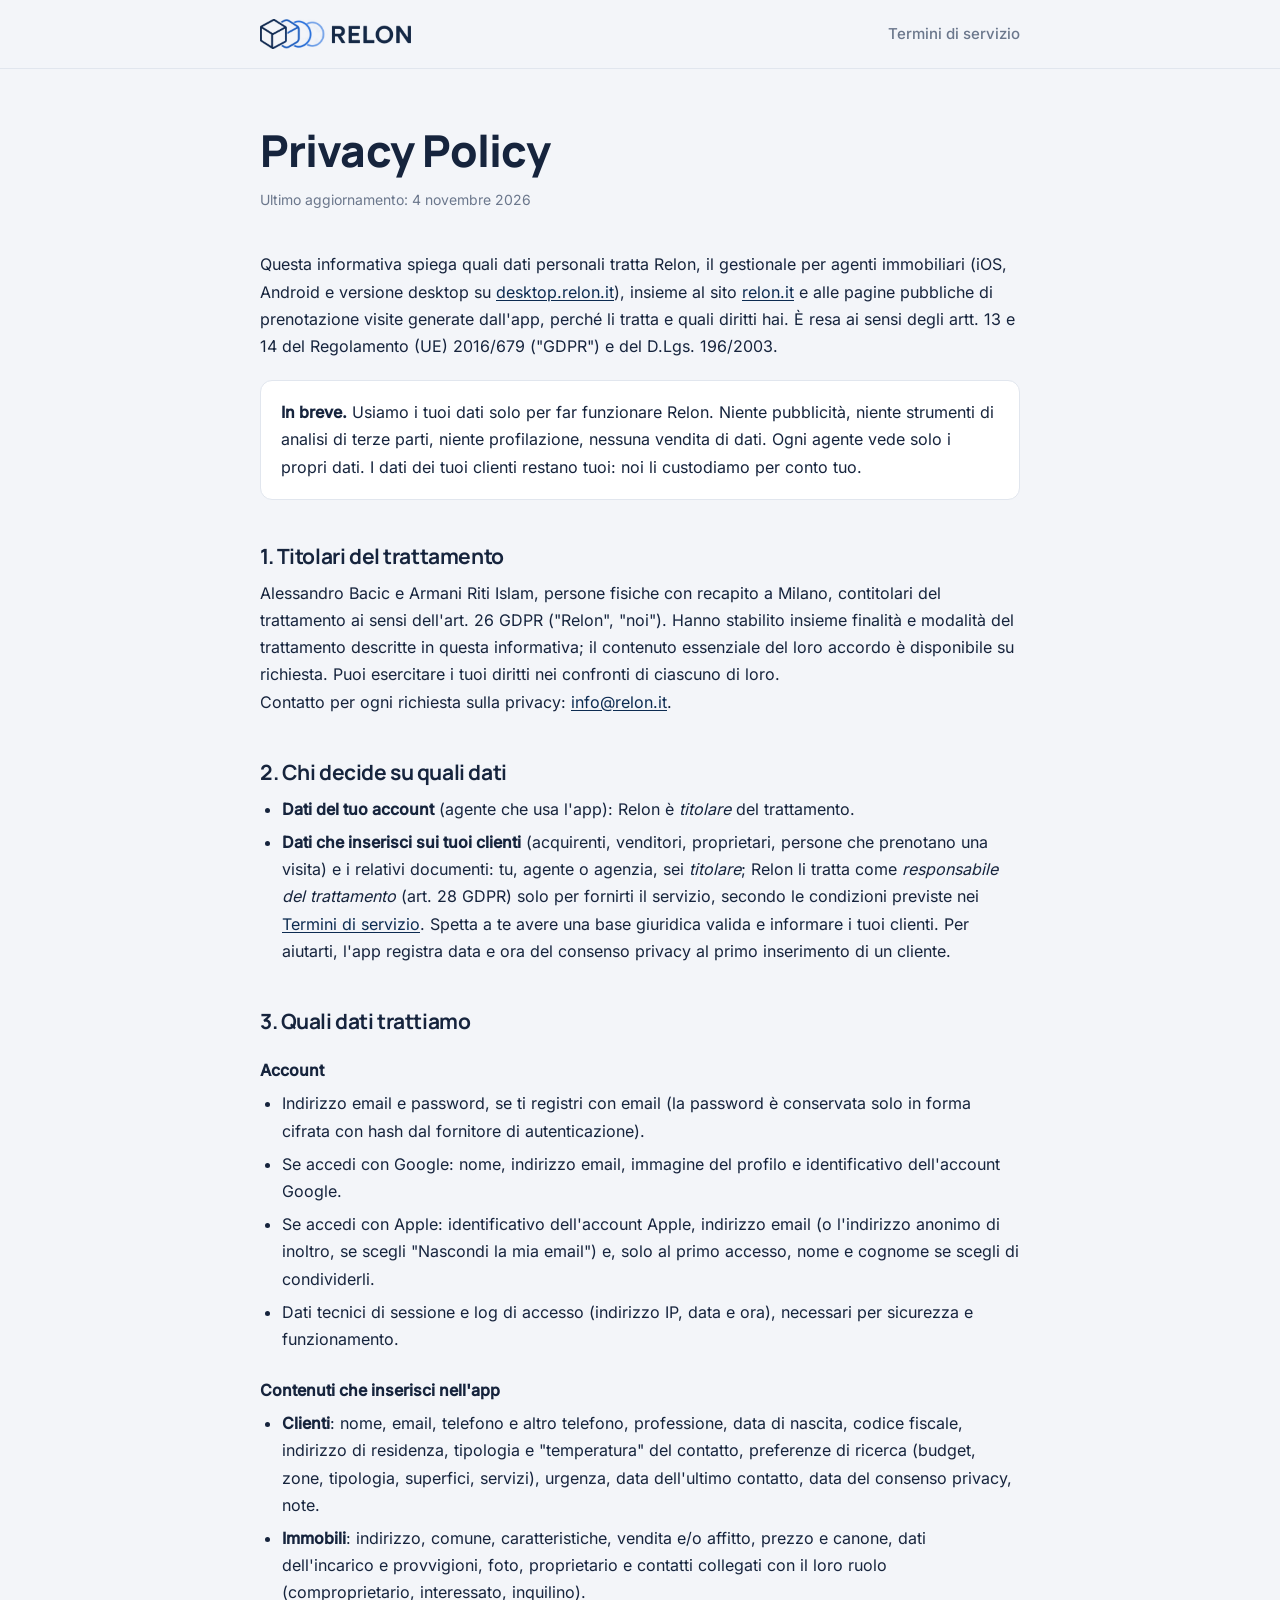
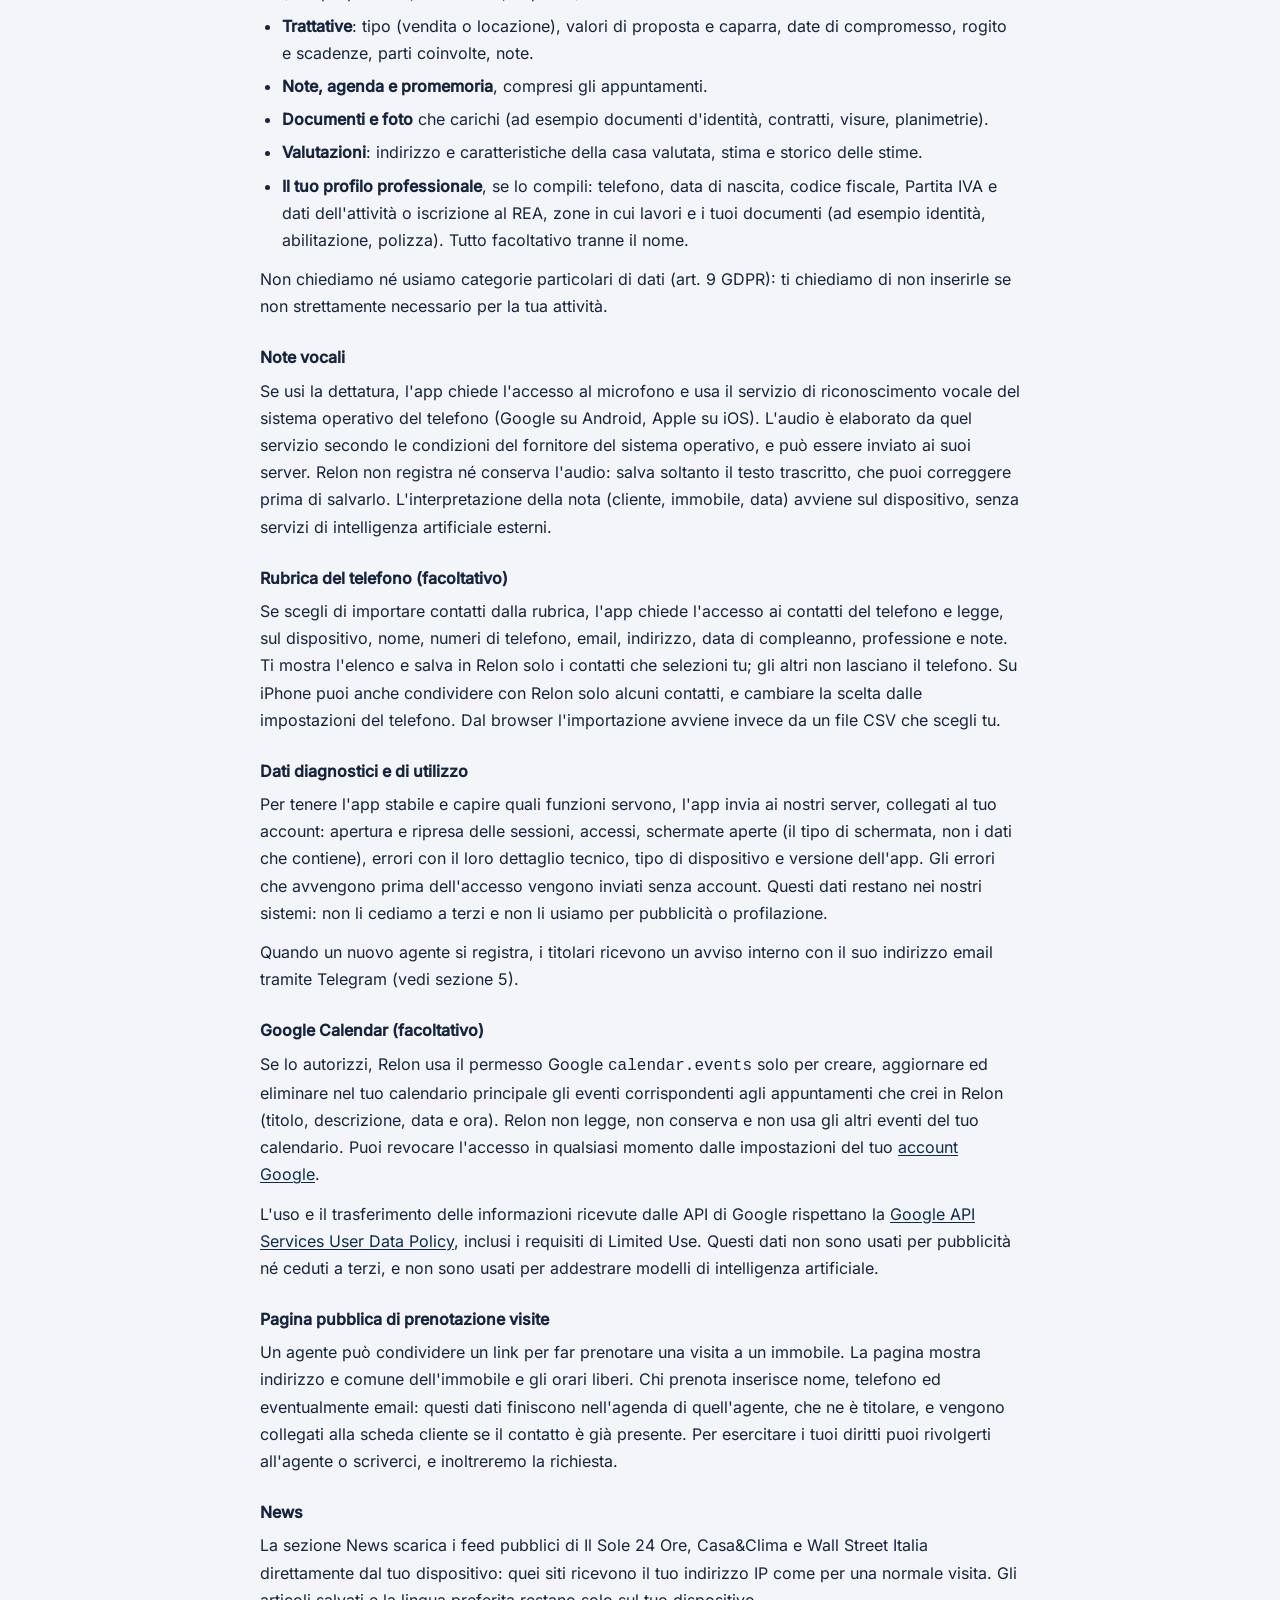
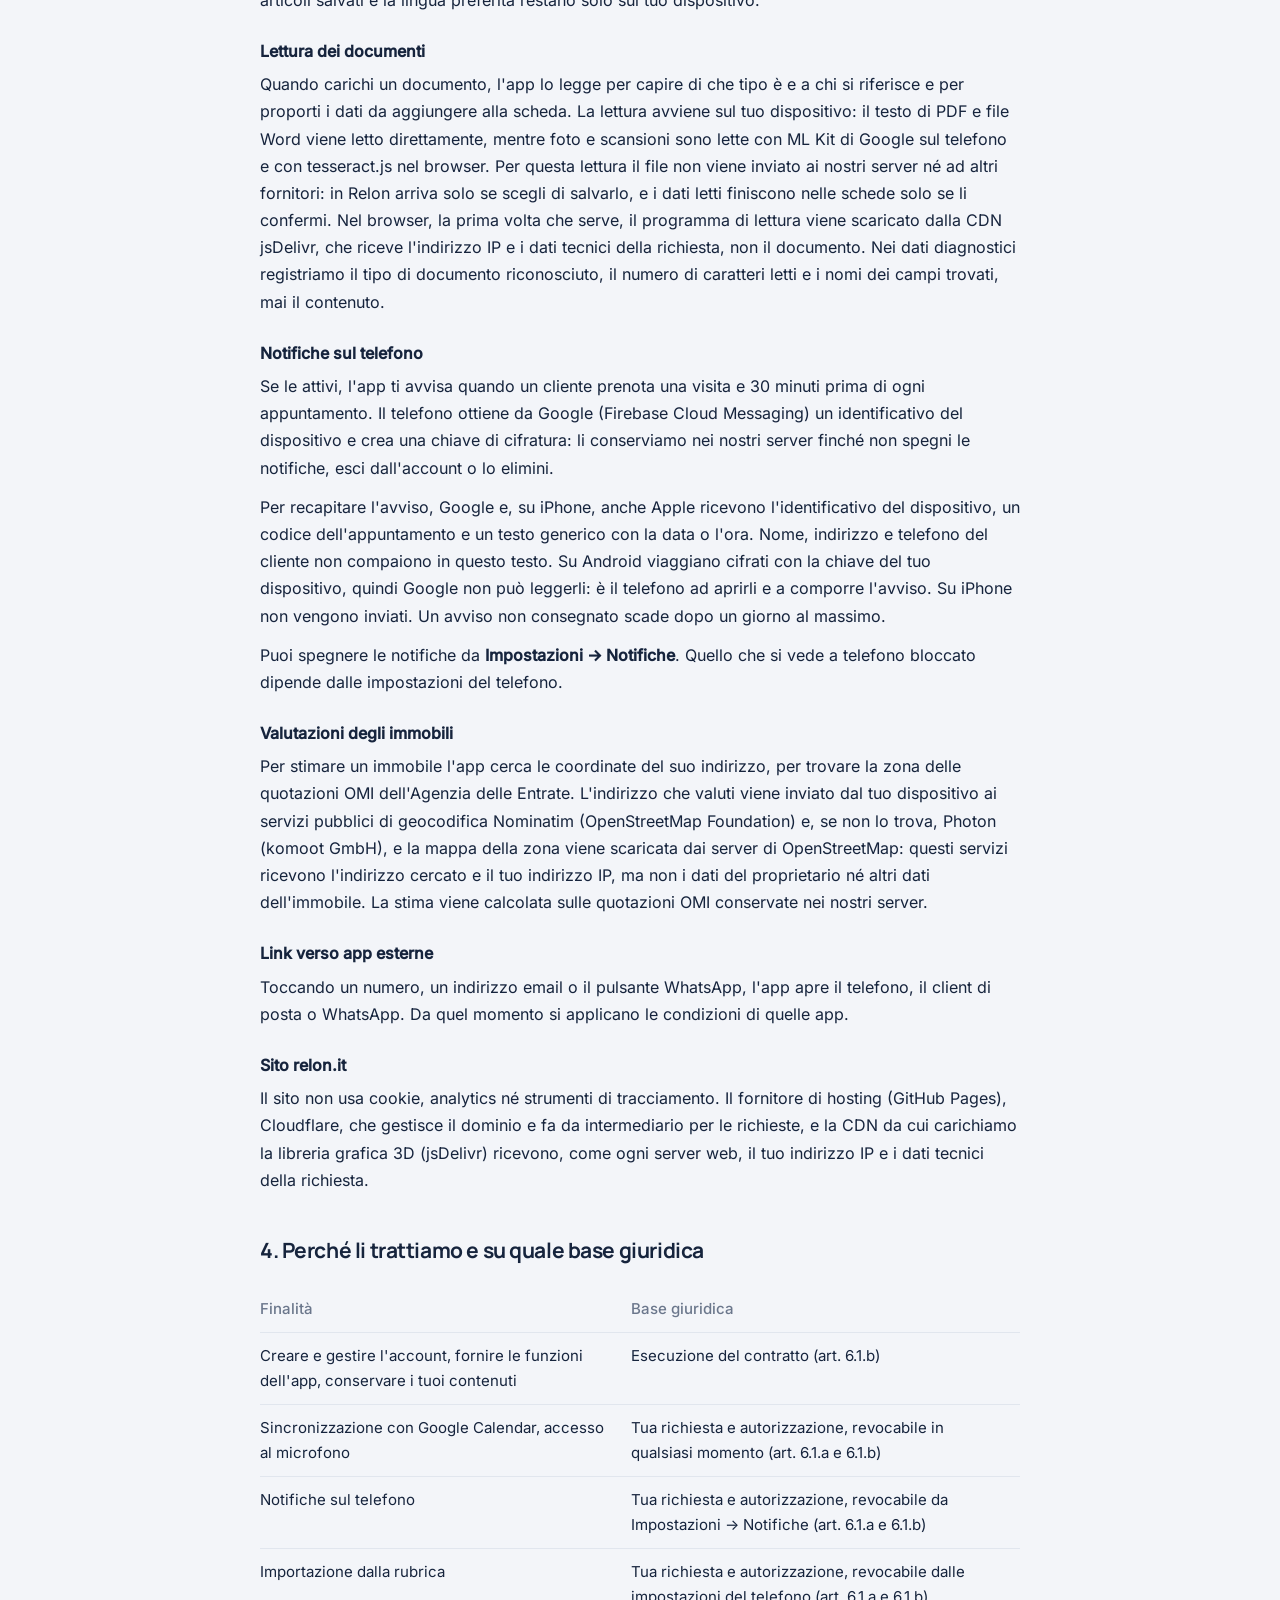
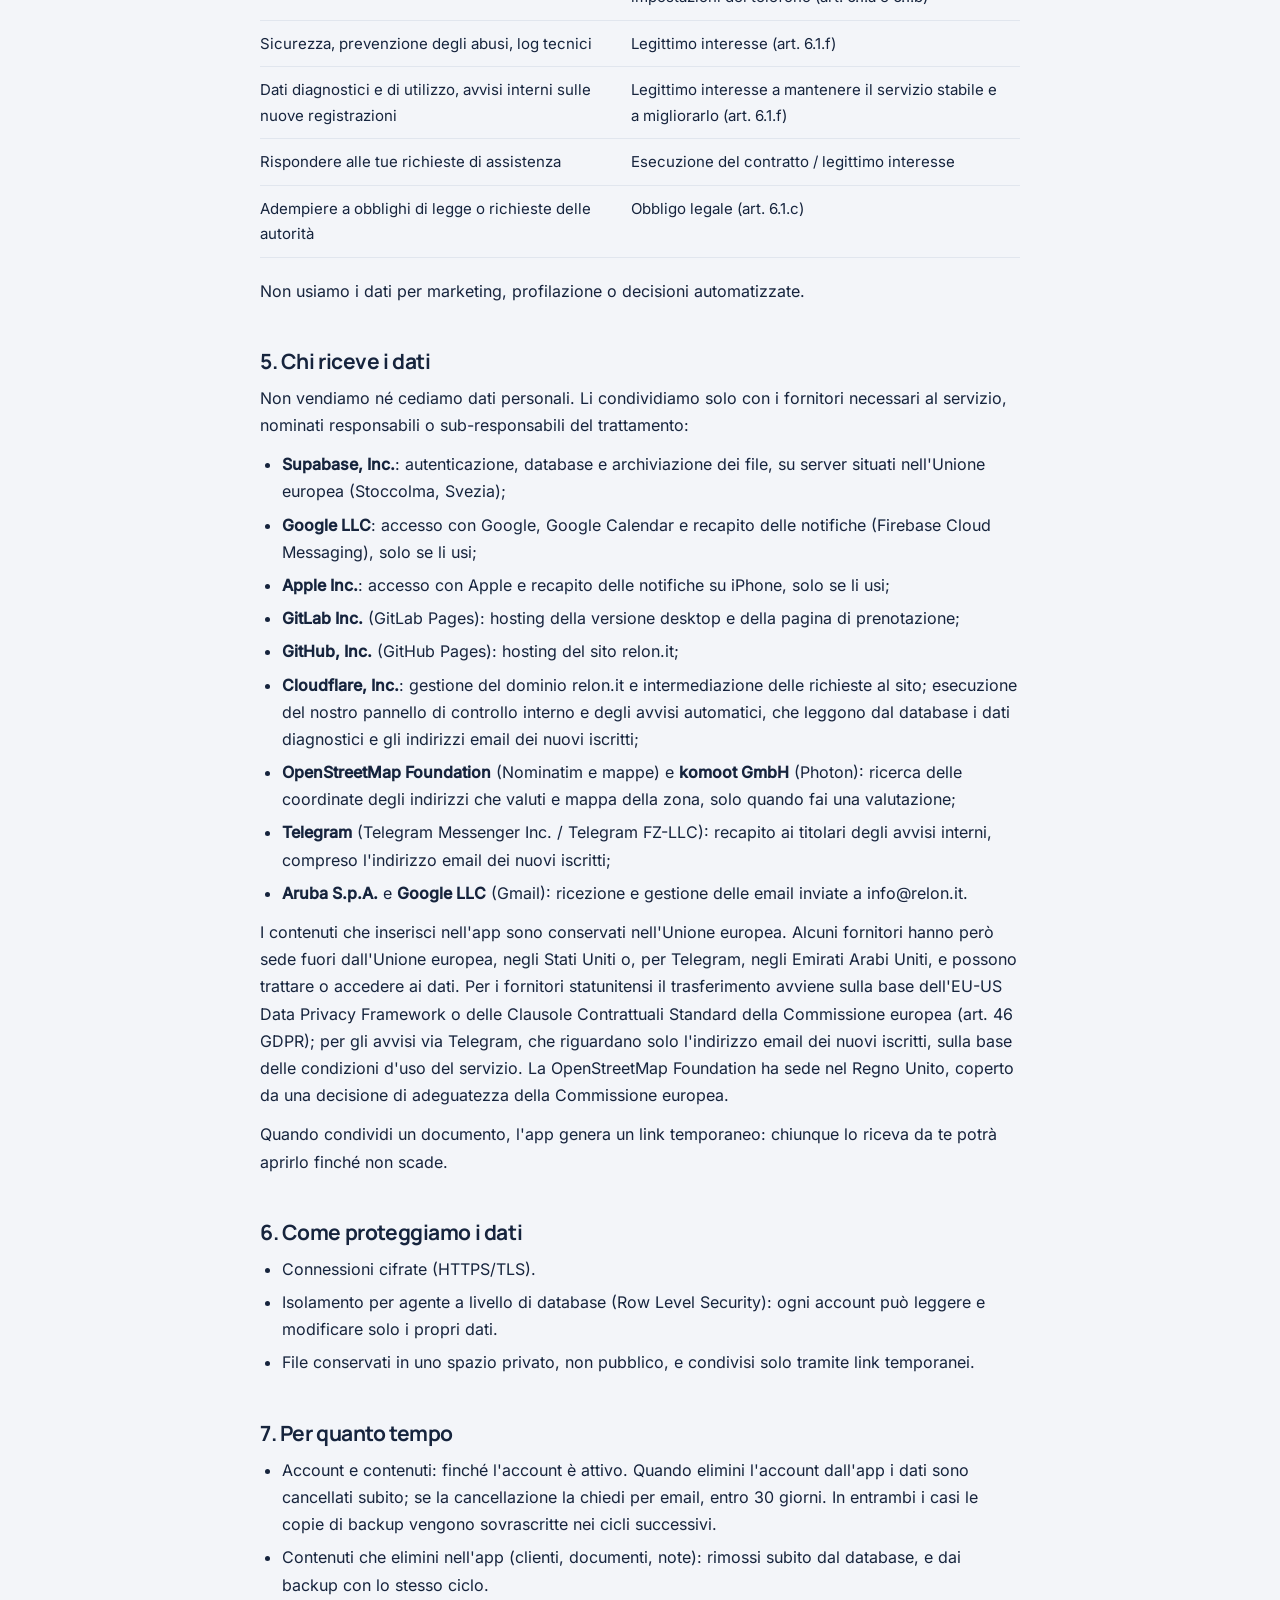
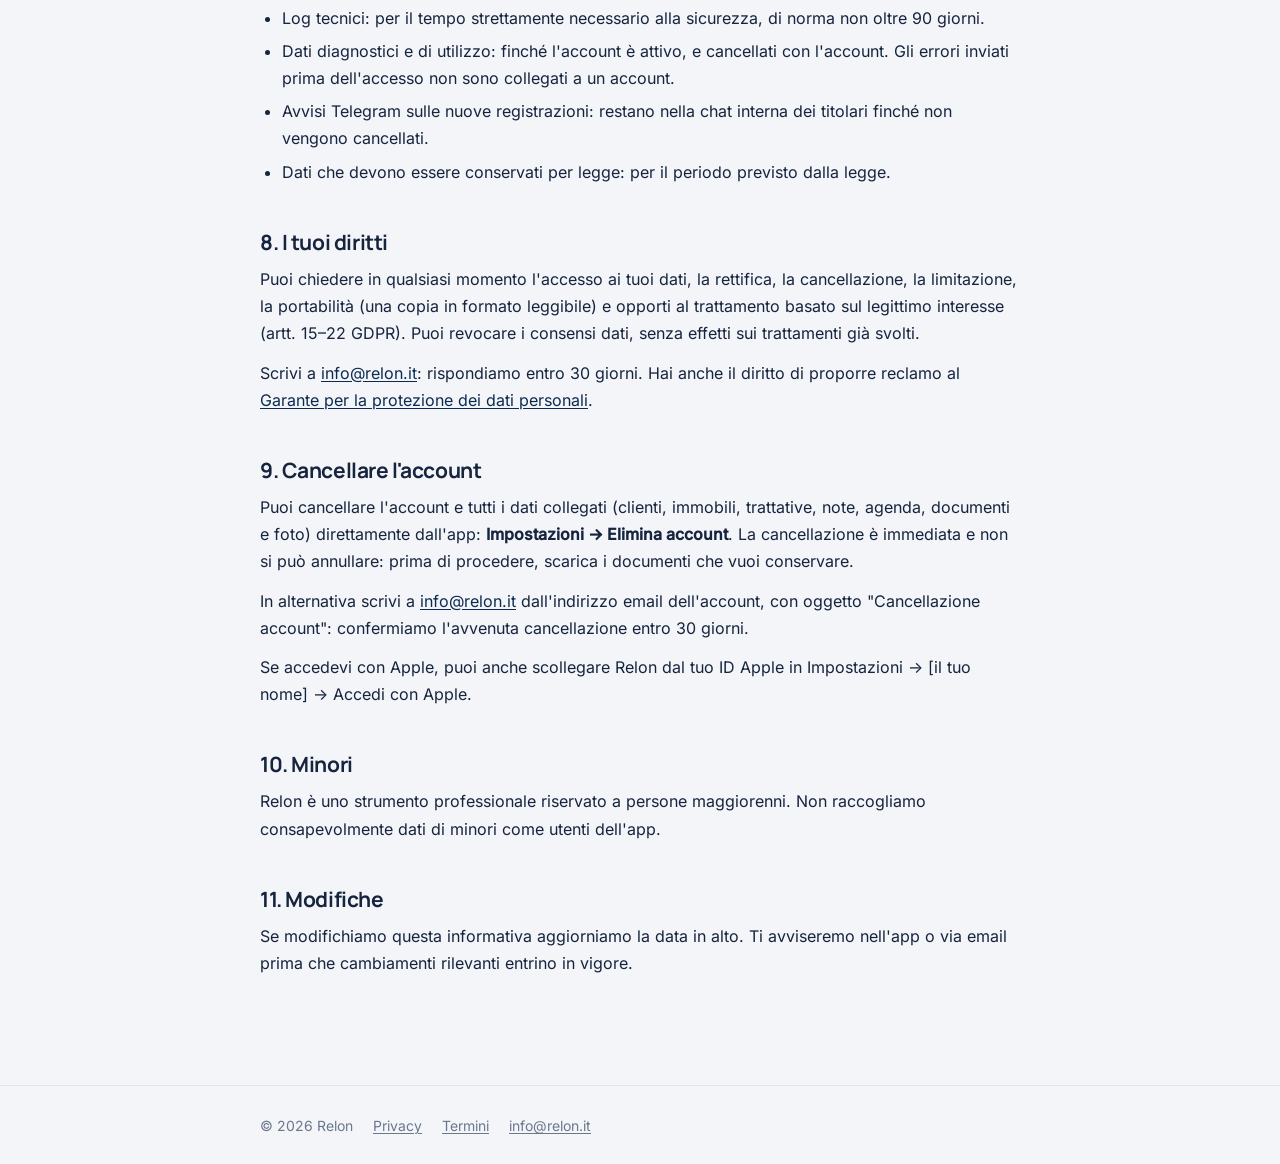
<file: privacy/index.html>
<!doctype html>
<html lang="it">
<head>
<meta charset="utf-8">
<meta name="viewport" content="width=device-width, initial-scale=1">
<title>Privacy Policy — Relon</title>
<meta name="description" content="Informativa sul trattamento dei dati personali dell'app Relon e del sito relon.it.">
<meta name="theme-color" content="#0C2B51">
<link rel="canonical" href="https://relon.it/privacy">
<link rel="icon" href="/assets/favicon.png">
<link rel="apple-touch-icon" href="/assets/apple-touch-icon.png">
<link rel="stylesheet" href="/assets/legal.css">
</head>
<body>

<nav>
  <div class="wrap">
    <a href="/"><img src="/assets/logo.png" alt="Relon"></a>
    <a href="/tos">Termini di servizio</a>
  </div>
</nav>

<main class="wrap">
  <h1>Privacy Policy</h1>
  <p class="updated">Ultimo aggiornamento: 4 novembre 2026</p>

  <p>Questa informativa spiega quali dati personali tratta Relon, il gestionale per agenti immobiliari (iOS, Android e versione desktop su <a href="https://desktop.relon.it/">desktop.relon.it</a>), insieme al sito <a href="https://relon.it/">relon.it</a> e alle pagine pubbliche di prenotazione visite generate dall'app, perché li tratta e quali diritti hai. È resa ai sensi degli artt. 13 e 14 del Regolamento (UE) 2016/679 ("GDPR") e del D.Lgs. 196/2003.</p>

  <div class="box">
    <strong>In breve.</strong> Usiamo i tuoi dati solo per far funzionare Relon. Niente pubblicità, niente strumenti di analisi di terze parti, niente profilazione, nessuna vendita di dati. Ogni agente vede solo i propri dati. I dati dei tuoi clienti restano tuoi: noi li custodiamo per conto tuo.
  </div>

  <h2>1. Titolari del trattamento</h2>
  <p>Alessandro Bacic e Armani Riti Islam, persone fisiche con recapito a Milano, contitolari del trattamento ai sensi dell'art. 26 GDPR ("Relon", "noi"). Hanno stabilito insieme finalità e modalità del trattamento descritte in questa informativa; il contenuto essenziale del loro accordo è disponibile su richiesta. Puoi esercitare i tuoi diritti nei confronti di ciascuno di loro.<br>
  Contatto per ogni richiesta sulla privacy: <a href="mailto:info@relon.it">info@relon.it</a>.</p>

  <h2>2. Chi decide su quali dati</h2>
  <ul>
    <li><strong>Dati del tuo account</strong> (agente che usa l'app): Relon è <em>titolare</em> del trattamento.</li>
    <li><strong>Dati che inserisci sui tuoi clienti</strong> (acquirenti, venditori, proprietari, persone che prenotano una visita) e i relativi documenti: tu, agente o agenzia, sei <em>titolare</em>; Relon li tratta come <em>responsabile del trattamento</em> (art. 28 GDPR) solo per fornirti il servizio, secondo le condizioni previste nei <a href="/tos">Termini di servizio</a>. Spetta a te avere una base giuridica valida e informare i tuoi clienti. Per aiutarti, l'app registra data e ora del consenso privacy al primo inserimento di un cliente.</li>
  </ul>

  <h2>3. Quali dati trattiamo</h2>

  <h3>Account</h3>
  <ul>
    <li>Indirizzo email e password, se ti registri con email (la password è conservata solo in forma cifrata con hash dal fornitore di autenticazione).</li>
    <li>Se accedi con Google: nome, indirizzo email, immagine del profilo e identificativo dell'account Google.</li>
    <li>Se accedi con Apple: identificativo dell'account Apple, indirizzo email (o l'indirizzo anonimo di inoltro, se scegli "Nascondi la mia email") e, solo al primo accesso, nome e cognome se scegli di condividerli.</li>
    <li>Dati tecnici di sessione e log di accesso (indirizzo IP, data e ora), necessari per sicurezza e funzionamento.</li>
  </ul>

  <h3>Contenuti che inserisci nell'app</h3>
  <ul>
    <li><strong>Clienti</strong>: nome, email, telefono e altro telefono, professione, data di nascita, codice fiscale, indirizzo di residenza, tipologia e "temperatura" del contatto, preferenze di ricerca (budget, zone, tipologia, superfici, servizi), urgenza, data dell'ultimo contatto, data del consenso privacy, note.</li>
    <li><strong>Immobili</strong>: indirizzo, comune, caratteristiche, vendita e/o affitto, prezzo e canone, dati dell'incarico e provvigioni, foto, proprietario e contatti collegati con il loro ruolo (comproprietario, interessato, inquilino).</li>
    <li><strong>Trattative</strong>: tipo (vendita o locazione), valori di proposta e caparra, date di compromesso, rogito e scadenze, parti coinvolte, note.</li>
    <li><strong>Note, agenda e promemoria</strong>, compresi gli appuntamenti.</li>
    <li><strong>Documenti e foto</strong> che carichi (ad esempio documenti d'identità, contratti, visure, planimetrie).</li>
    <li><strong>Valutazioni</strong>: indirizzo e caratteristiche della casa valutata, stima e storico delle stime.</li>
    <li><strong>Il tuo profilo professionale</strong>, se lo compili: telefono, data di nascita, codice fiscale, Partita IVA e dati dell'attività o iscrizione al REA, zone in cui lavori e i tuoi documenti (ad esempio identità, abilitazione, polizza). Tutto facoltativo tranne il nome.</li>
  </ul>
  <p>Non chiediamo né usiamo categorie particolari di dati (art. 9 GDPR): ti chiediamo di non inserirle se non strettamente necessario per la tua attività.</p>

  <h3>Note vocali</h3>
  <p>Se usi la dettatura, l'app chiede l'accesso al microfono e usa il servizio di riconoscimento vocale del sistema operativo del telefono (Google su Android, Apple su iOS). L'audio è elaborato da quel servizio secondo le condizioni del fornitore del sistema operativo, e può essere inviato ai suoi server. Relon non registra né conserva l'audio: salva soltanto il testo trascritto, che puoi correggere prima di salvarlo. L'interpretazione della nota (cliente, immobile, data) avviene sul dispositivo, senza servizi di intelligenza artificiale esterni.</p>

  <h3>Rubrica del telefono (facoltativo)</h3>
  <p>Se scegli di importare contatti dalla rubrica, l'app chiede l'accesso ai contatti del telefono e legge, sul dispositivo, nome, numeri di telefono, email, indirizzo, data di compleanno, professione e note. Ti mostra l'elenco e salva in Relon solo i contatti che selezioni tu; gli altri non lasciano il telefono. Su iPhone puoi anche condividere con Relon solo alcuni contatti, e cambiare la scelta dalle impostazioni del telefono. Dal browser l'importazione avviene invece da un file CSV che scegli tu.</p>

  <h3>Dati diagnostici e di utilizzo</h3>
  <p>Per tenere l'app stabile e capire quali funzioni servono, l'app invia ai nostri server, collegati al tuo account: apertura e ripresa delle sessioni, accessi, schermate aperte (il tipo di schermata, non i dati che contiene), errori con il loro dettaglio tecnico, tipo di dispositivo e versione dell'app. Gli errori che avvengono prima dell'accesso vengono inviati senza account. Questi dati restano nei nostri sistemi: non li cediamo a terzi e non li usiamo per pubblicità o profilazione.</p>
  <p>Quando un nuovo agente si registra, i titolari ricevono un avviso interno con il suo indirizzo email tramite Telegram (vedi sezione 5).</p>

  <h3>Google Calendar (facoltativo)</h3>
  <p>Se lo autorizzi, Relon usa il permesso Google <code>calendar.events</code> solo per creare, aggiornare ed eliminare nel tuo calendario principale gli eventi corrispondenti agli appuntamenti che crei in Relon (titolo, descrizione, data e ora). Relon non legge, non conserva e non usa gli altri eventi del tuo calendario. Puoi revocare l'accesso in qualsiasi momento dalle impostazioni del tuo <a href="https://myaccount.google.com/permissions" rel="noopener">account Google</a>.</p>
  <p>L'uso e il trasferimento delle informazioni ricevute dalle API di Google rispettano la <a href="https://developers.google.com/terms/api-services-user-data-policy" rel="noopener">Google API Services User Data Policy</a>, inclusi i requisiti di Limited Use. Questi dati non sono usati per pubblicità né ceduti a terzi, e non sono usati per addestrare modelli di intelligenza artificiale.</p>

  <h3>Pagina pubblica di prenotazione visite</h3>
  <p>Un agente può condividere un link per far prenotare una visita a un immobile. La pagina mostra indirizzo e comune dell'immobile e gli orari liberi. Chi prenota inserisce nome, telefono ed eventualmente email: questi dati finiscono nell'agenda di quell'agente, che ne è titolare, e vengono collegati alla scheda cliente se il contatto è già presente. Per esercitare i tuoi diritti puoi rivolgerti all'agente o scriverci, e inoltreremo la richiesta.</p>

  <h3>News</h3>
  <p>La sezione News scarica i feed pubblici di Il Sole 24 Ore, Casa&amp;Clima e Wall Street Italia direttamente dal tuo dispositivo: quei siti ricevono il tuo indirizzo IP come per una normale visita. Gli articoli salvati e la lingua preferita restano solo sul tuo dispositivo.</p>

  <h3>Lettura dei documenti</h3>
  <p>Quando carichi un documento, l'app lo legge per capire di che tipo è e a chi si riferisce e per proporti i dati da aggiungere alla scheda. La lettura avviene sul tuo dispositivo: il testo di PDF e file Word viene letto direttamente, mentre foto e scansioni sono lette con ML Kit di Google sul telefono e con tesseract.js nel browser. Per questa lettura il file non viene inviato ai nostri server né ad altri fornitori: in Relon arriva solo se scegli di salvarlo, e i dati letti finiscono nelle schede solo se li confermi. Nel browser, la prima volta che serve, il programma di lettura viene scaricato dalla CDN jsDelivr, che riceve l'indirizzo IP e i dati tecnici della richiesta, non il documento. Nei dati diagnostici registriamo il tipo di documento riconosciuto, il numero di caratteri letti e i nomi dei campi trovati, mai il contenuto.</p>

  <h3>Notifiche sul telefono</h3>
  <p>Se le attivi, l'app ti avvisa quando un cliente prenota una visita e 30 minuti prima di ogni appuntamento. Il telefono ottiene da Google (Firebase Cloud Messaging) un identificativo del dispositivo e crea una chiave di cifratura: li conserviamo nei nostri server finché non spegni le notifiche, esci dall'account o lo elimini.</p>
  <p>Per recapitare l'avviso, Google e, su iPhone, anche Apple ricevono l'identificativo del dispositivo, un codice dell'appuntamento e un testo generico con la data o l'ora. Nome, indirizzo e telefono del cliente non compaiono in questo testo. Su Android viaggiano cifrati con la chiave del tuo dispositivo, quindi Google non può leggerli: è il telefono ad aprirli e a comporre l'avviso. Su iPhone non vengono inviati. Un avviso non consegnato scade dopo un giorno al massimo.</p>
  <p>Puoi spegnere le notifiche da <strong>Impostazioni → Notifiche</strong>. Quello che si vede a telefono bloccato dipende dalle impostazioni del telefono.</p>

  <h3>Valutazioni degli immobili</h3>
  <p>Per stimare un immobile l'app cerca le coordinate del suo indirizzo, per trovare la zona delle quotazioni OMI dell'Agenzia delle Entrate. L'indirizzo che valuti viene inviato dal tuo dispositivo ai servizi pubblici di geocodifica Nominatim (OpenStreetMap Foundation) e, se non lo trova, Photon (komoot GmbH), e la mappa della zona viene scaricata dai server di OpenStreetMap: questi servizi ricevono l'indirizzo cercato e il tuo indirizzo IP, ma non i dati del proprietario né altri dati dell'immobile. La stima viene calcolata sulle quotazioni OMI conservate nei nostri server.</p>

  <h3>Link verso app esterne</h3>
  <p>Toccando un numero, un indirizzo email o il pulsante WhatsApp, l'app apre il telefono, il client di posta o WhatsApp. Da quel momento si applicano le condizioni di quelle app.</p>

  <h3>Sito relon.it</h3>
  <p>Il sito non usa cookie, analytics né strumenti di tracciamento. Il fornitore di hosting (GitHub Pages), Cloudflare, che gestisce il dominio e fa da intermediario per le richieste, e la CDN da cui carichiamo la libreria grafica 3D (jsDelivr) ricevono, come ogni server web, il tuo indirizzo IP e i dati tecnici della richiesta.</p>

  <h2>4. Perché li trattiamo e su quale base giuridica</h2>
  <div class="table-scroll">
  <table>
    <tr><th>Finalità</th><th>Base giuridica</th></tr>
    <tr><td>Creare e gestire l'account, fornire le funzioni dell'app, conservare i tuoi contenuti</td><td>Esecuzione del contratto (art. 6.1.b)</td></tr>
    <tr><td>Sincronizzazione con Google Calendar, accesso al microfono</td><td>Tua richiesta e autorizzazione, revocabile in qualsiasi momento (art. 6.1.a e 6.1.b)</td></tr>
    <tr><td>Notifiche sul telefono</td><td>Tua richiesta e autorizzazione, revocabile da Impostazioni → Notifiche (art. 6.1.a e 6.1.b)</td></tr>
    <tr><td>Importazione dalla rubrica</td><td>Tua richiesta e autorizzazione, revocabile dalle impostazioni del telefono (art. 6.1.a e 6.1.b)</td></tr>
    <tr><td>Sicurezza, prevenzione degli abusi, log tecnici</td><td>Legittimo interesse (art. 6.1.f)</td></tr>
    <tr><td>Dati diagnostici e di utilizzo, avvisi interni sulle nuove registrazioni</td><td>Legittimo interesse a mantenere il servizio stabile e a migliorarlo (art. 6.1.f)</td></tr>
    <tr><td>Rispondere alle tue richieste di assistenza</td><td>Esecuzione del contratto / legittimo interesse</td></tr>
    <tr><td>Adempiere a obblighi di legge o richieste delle autorità</td><td>Obbligo legale (art. 6.1.c)</td></tr>
  </table>
  </div>
  <p>Non usiamo i dati per marketing, profilazione o decisioni automatizzate.</p>

  <h2>5. Chi riceve i dati</h2>
  <p>Non vendiamo né cediamo dati personali. Li condividiamo solo con i fornitori necessari al servizio, nominati responsabili o sub-responsabili del trattamento:</p>
  <ul>
    <li><strong>Supabase, Inc.</strong>: autenticazione, database e archiviazione dei file, su server situati nell'Unione europea (Stoccolma, Svezia);</li>
    <li><strong>Google LLC</strong>: accesso con Google, Google Calendar e recapito delle notifiche (Firebase Cloud Messaging), solo se li usi;</li>
    <li><strong>Apple Inc.</strong>: accesso con Apple e recapito delle notifiche su iPhone, solo se li usi;</li>
    <li><strong>GitLab Inc.</strong> (GitLab Pages): hosting della versione desktop e della pagina di prenotazione;</li>
    <li><strong>GitHub, Inc.</strong> (GitHub Pages): hosting del sito relon.it;</li>
    <li><strong>Cloudflare, Inc.</strong>: gestione del dominio relon.it e intermediazione delle richieste al sito; esecuzione del nostro pannello di controllo interno e degli avvisi automatici, che leggono dal database i dati diagnostici e gli indirizzi email dei nuovi iscritti;</li>
    <li><strong>OpenStreetMap Foundation</strong> (Nominatim e mappe) e <strong>komoot GmbH</strong> (Photon): ricerca delle coordinate degli indirizzi che valuti e mappa della zona, solo quando fai una valutazione;</li>
    <li><strong>Telegram</strong> (Telegram Messenger Inc. / Telegram FZ-LLC): recapito ai titolari degli avvisi interni, compreso l'indirizzo email dei nuovi iscritti;</li>
    <li><strong>Aruba S.p.A.</strong> e <strong>Google LLC</strong> (Gmail): ricezione e gestione delle email inviate a info@relon.it.</li>
  </ul>
  <p>I contenuti che inserisci nell'app sono conservati nell'Unione europea. Alcuni fornitori hanno però sede fuori dall'Unione europea, negli Stati Uniti o, per Telegram, negli Emirati Arabi Uniti, e possono trattare o accedere ai dati. Per i fornitori statunitensi il trasferimento avviene sulla base dell'EU-US Data Privacy Framework o delle Clausole Contrattuali Standard della Commissione europea (art. 46 GDPR); per gli avvisi via Telegram, che riguardano solo l'indirizzo email dei nuovi iscritti, sulla base delle condizioni d'uso del servizio. La OpenStreetMap Foundation ha sede nel Regno Unito, coperto da una decisione di adeguatezza della Commissione europea.</p>
  <p>Quando condividi un documento, l'app genera un link temporaneo: chiunque lo riceva da te potrà aprirlo finché non scade.</p>

  <h2>6. Come proteggiamo i dati</h2>
  <ul>
    <li>Connessioni cifrate (HTTPS/TLS).</li>
    <li>Isolamento per agente a livello di database (Row Level Security): ogni account può leggere e modificare solo i propri dati.</li>
    <li>File conservati in uno spazio privato, non pubblico, e condivisi solo tramite link temporanei.</li>
  </ul>

  <h2>7. Per quanto tempo</h2>
  <ul>
    <li>Account e contenuti: finché l'account è attivo. Quando elimini l'account dall'app i dati sono cancellati subito; se la cancellazione la chiedi per email, entro 30 giorni. In entrambi i casi le copie di backup vengono sovrascritte nei cicli successivi.</li>
    <li>Contenuti che elimini nell'app (clienti, documenti, note): rimossi subito dal database, e dai backup con lo stesso ciclo.</li>
    <li>Log tecnici: per il tempo strettamente necessario alla sicurezza, di norma non oltre 90 giorni.</li>
    <li>Dati diagnostici e di utilizzo: finché l'account è attivo, e cancellati con l'account. Gli errori inviati prima dell'accesso non sono collegati a un account.</li>
    <li>Avvisi Telegram sulle nuove registrazioni: restano nella chat interna dei titolari finché non vengono cancellati.</li>
    <li>Dati che devono essere conservati per legge: per il periodo previsto dalla legge.</li>
  </ul>

  <h2>8. I tuoi diritti</h2>
  <p>Puoi chiedere in qualsiasi momento l'accesso ai tuoi dati, la rettifica, la cancellazione, la limitazione, la portabilità (una copia in formato leggibile) e opporti al trattamento basato sul legittimo interesse (artt. 15–22 GDPR). Puoi revocare i consensi dati, senza effetti sui trattamenti già svolti.</p>
  <p>Scrivi a <a href="mailto:info@relon.it">info@relon.it</a>: rispondiamo entro 30 giorni. Hai anche il diritto di proporre reclamo al <a href="https://www.garanteprivacy.it/" rel="noopener">Garante per la protezione dei dati personali</a>.</p>

  <h2>9. Cancellare l'account</h2>
  <p>Puoi cancellare l'account e tutti i dati collegati (clienti, immobili, trattative, note, agenda, documenti e foto) direttamente dall'app: <strong>Impostazioni → Elimina account</strong>. La cancellazione è immediata e non si può annullare: prima di procedere, scarica i documenti che vuoi conservare.</p>
  <p>In alternativa scrivi a <a href="mailto:info@relon.it?subject=Cancellazione%20account%20Relon">info@relon.it</a> dall'indirizzo email dell'account, con oggetto "Cancellazione account": confermiamo l'avvenuta cancellazione entro 30 giorni.</p>
  <p>Se accedevi con Apple, puoi anche scollegare Relon dal tuo ID Apple in Impostazioni → [il tuo nome] → Accedi con Apple.</p>

  <h2>10. Minori</h2>
  <p>Relon è uno strumento professionale riservato a persone maggiorenni. Non raccogliamo consapevolmente dati di minori come utenti dell'app.</p>

  <h2>11. Modifiche</h2>
  <p>Se modifichiamo questa informativa aggiorniamo la data in alto. Ti avviseremo nell'app o via email prima che cambiamenti rilevanti entrino in vigore.</p>
</main>

<footer>
  <div class="wrap">
    <span>© 2026 Relon</span>
    <a href="/privacy">Privacy</a>
    <a href="/tos">Termini</a>
    <a href="mailto:info@relon.it">info@relon.it</a>
  </div>
</footer>
</body>
</html>
</file>
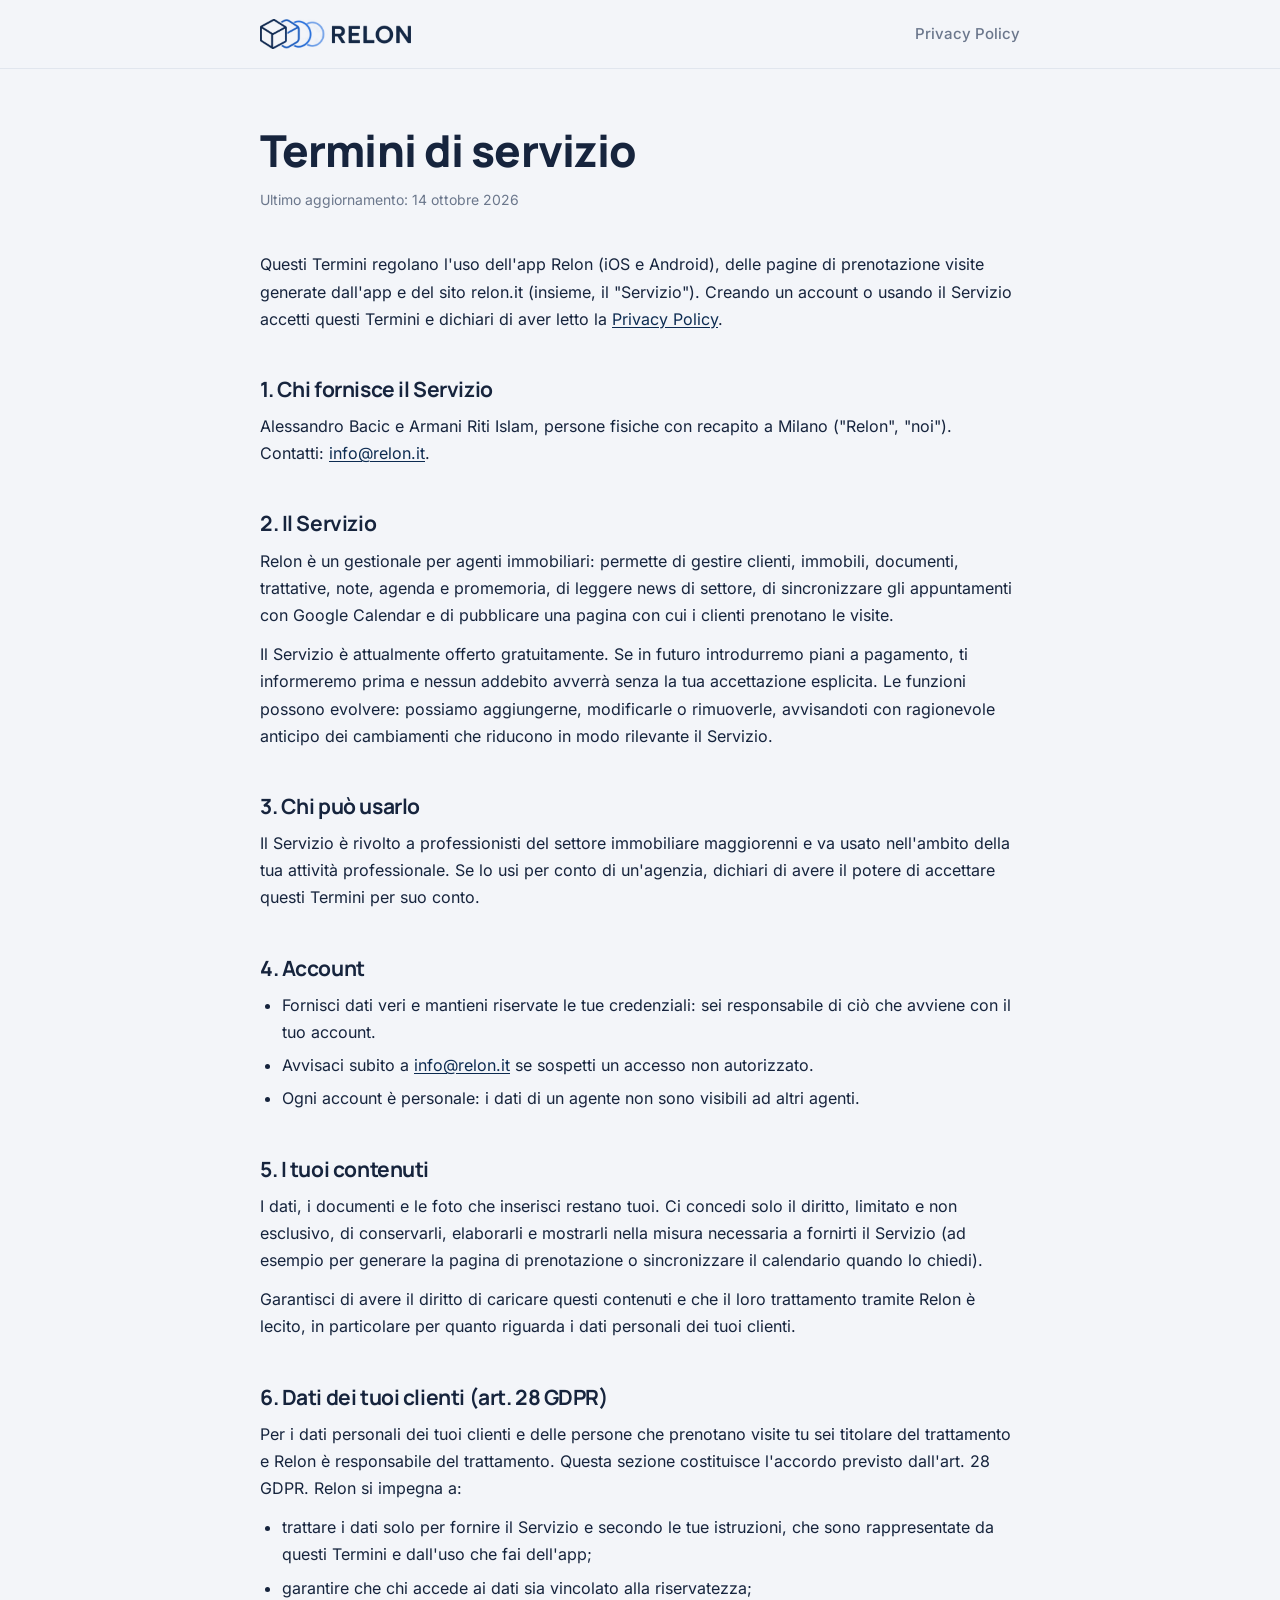
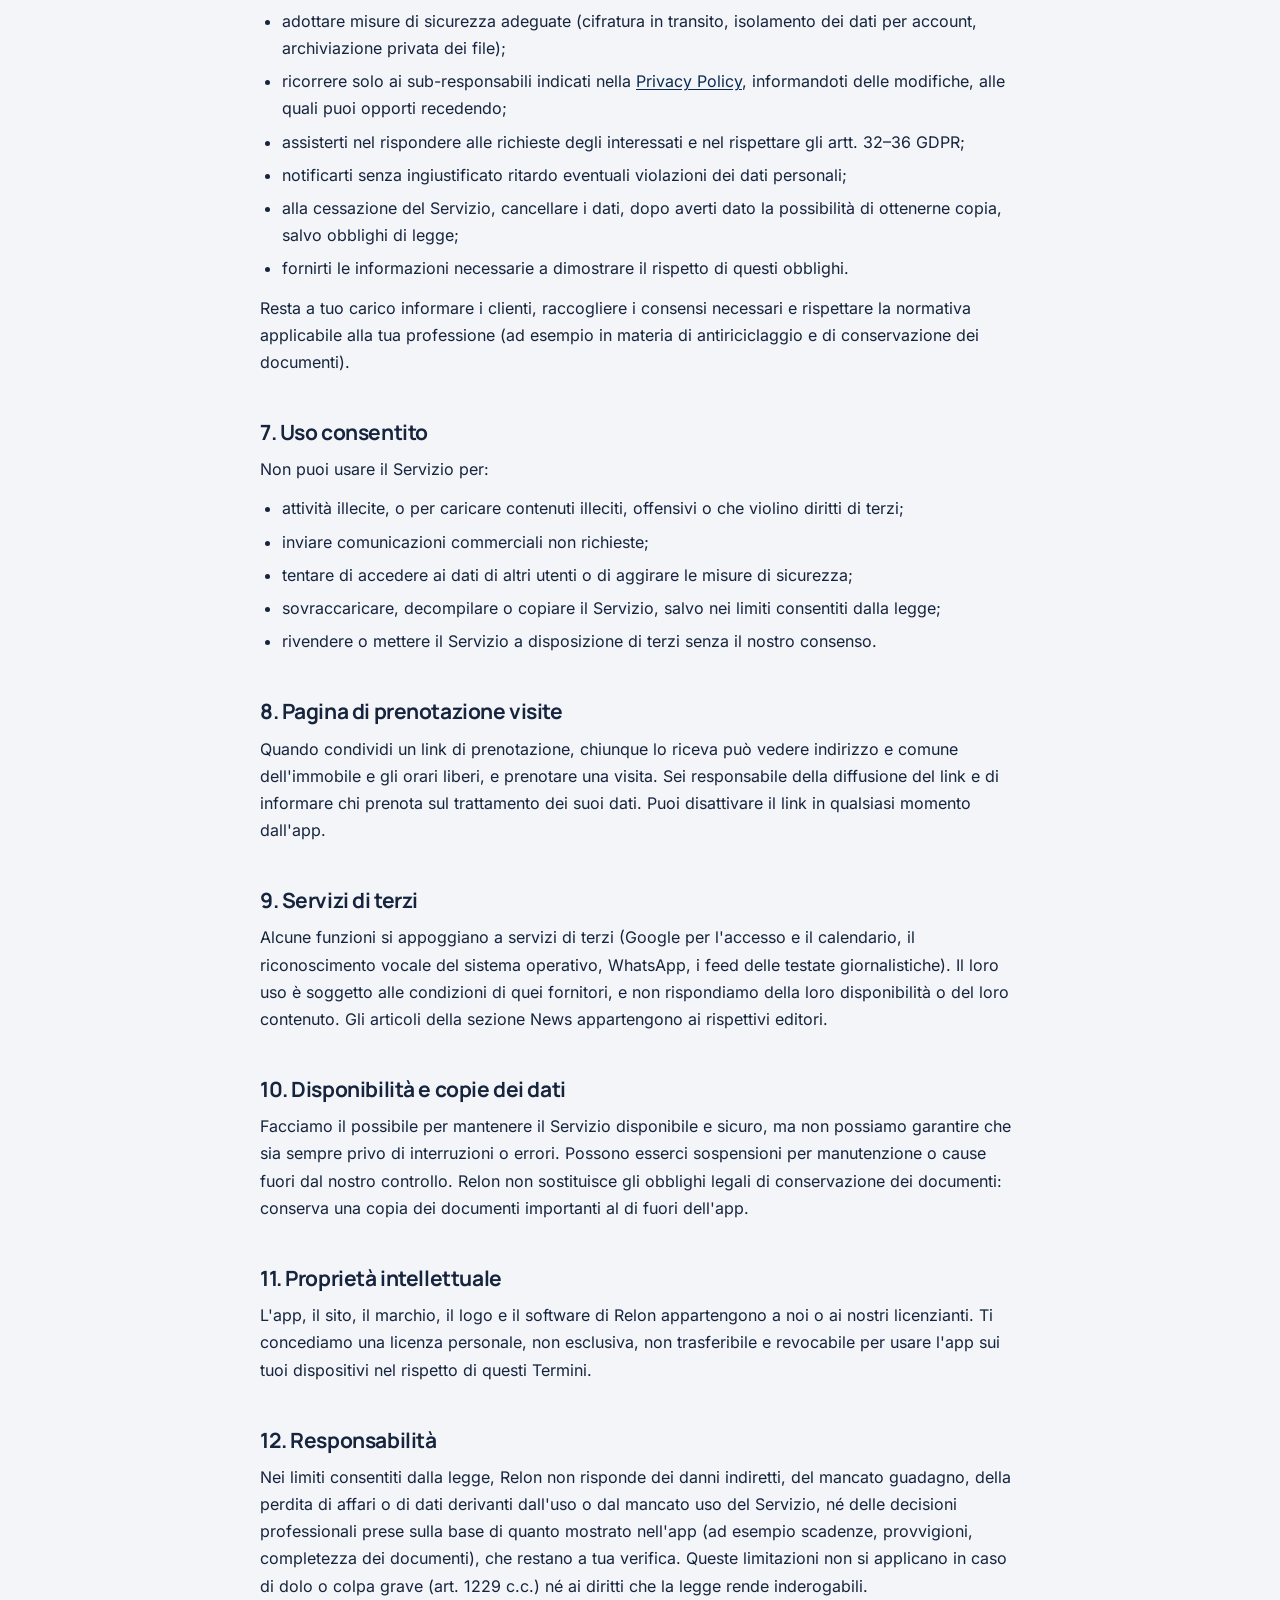
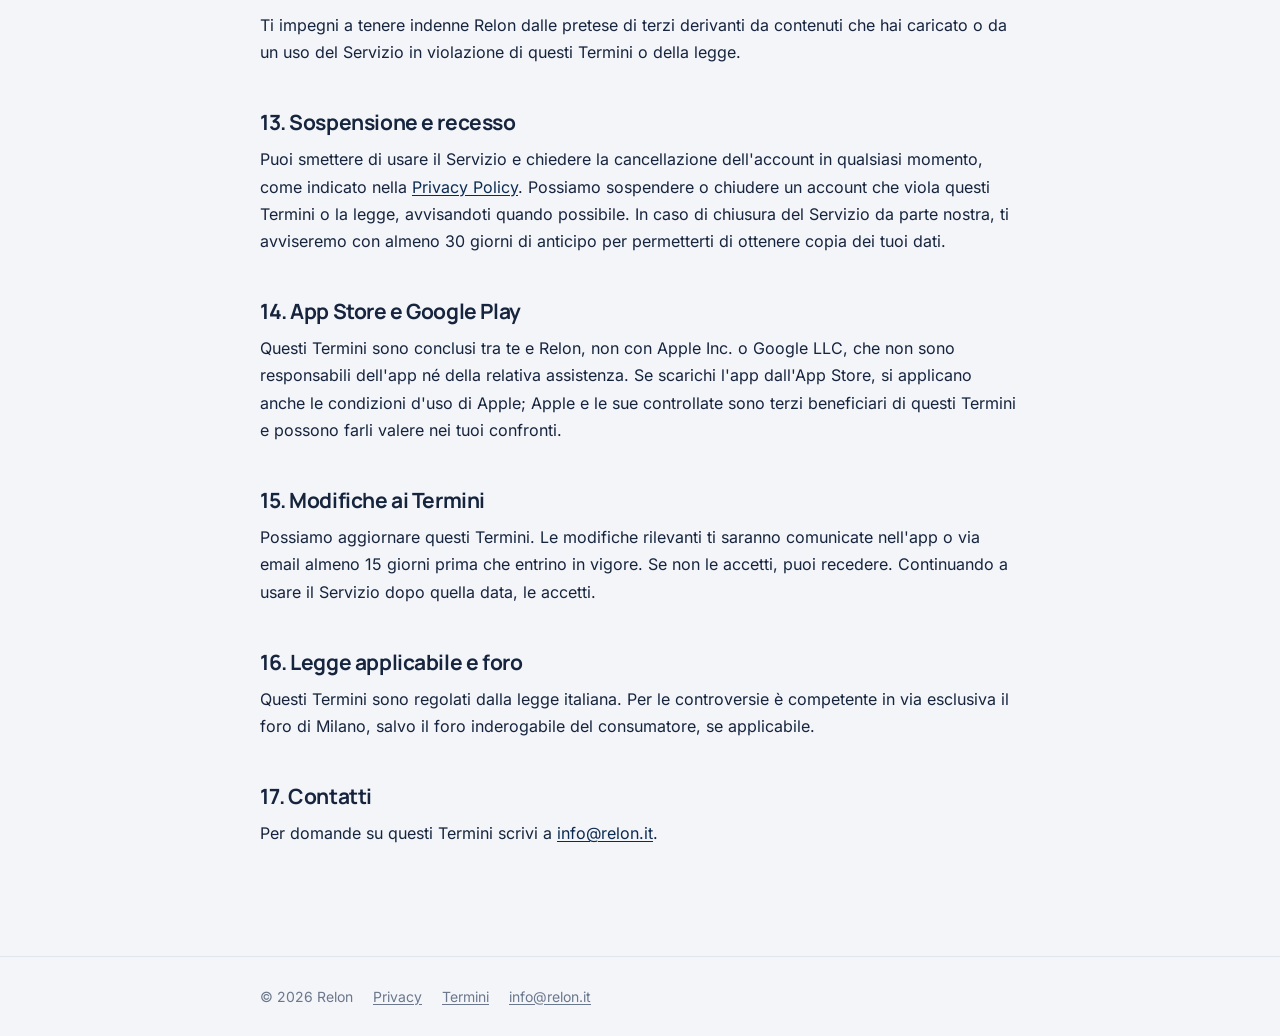
<file: tos/index.html>
<!doctype html>
<html lang="it">
<head>
<meta charset="utf-8">
<meta name="viewport" content="width=device-width, initial-scale=1">
<title>Termini di servizio — Relon</title>
<meta name="description" content="Termini e condizioni d'uso dell'app Relon per agenti immobiliari.">
<meta name="theme-color" content="#0C2B51">
<link rel="canonical" href="https://relon.it/tos">
<link rel="icon" href="/assets/favicon.png">
<link rel="apple-touch-icon" href="/assets/apple-touch-icon.png">
<link rel="stylesheet" href="/assets/legal.css">
</head>
<body>

<nav>
  <div class="wrap">
    <a href="/"><img src="/assets/logo.png" alt="Relon"></a>
    <a href="/privacy">Privacy Policy</a>
  </div>
</nav>

<main class="wrap">
  <h1>Termini di servizio</h1>
  <p class="updated">Ultimo aggiornamento: 14 ottobre 2026</p>

  <p>Questi Termini regolano l'uso dell'app Relon (iOS e Android), delle pagine di prenotazione visite generate dall'app e del sito relon.it (insieme, il "Servizio"). Creando un account o usando il Servizio accetti questi Termini e dichiari di aver letto la <a href="/privacy">Privacy Policy</a>.</p>

  <h2>1. Chi fornisce il Servizio</h2>
  <p>Alessandro Bacic e Armani Riti Islam, persone fisiche con recapito a Milano ("Relon", "noi"). Contatti: <a href="mailto:info@relon.it">info@relon.it</a>.</p>

  <h2>2. Il Servizio</h2>
  <p>Relon è un gestionale per agenti immobiliari: permette di gestire clienti, immobili, documenti, trattative, note, agenda e promemoria, di leggere news di settore, di sincronizzare gli appuntamenti con Google Calendar e di pubblicare una pagina con cui i clienti prenotano le visite.</p>
  <p>Il Servizio è attualmente offerto gratuitamente. Se in futuro introdurremo piani a pagamento, ti informeremo prima e nessun addebito avverrà senza la tua accettazione esplicita. Le funzioni possono evolvere: possiamo aggiungerne, modificarle o rimuoverle, avvisandoti con ragionevole anticipo dei cambiamenti che riducono in modo rilevante il Servizio.</p>

  <h2>3. Chi può usarlo</h2>
  <p>Il Servizio è rivolto a professionisti del settore immobiliare maggiorenni e va usato nell'ambito della tua attività professionale. Se lo usi per conto di un'agenzia, dichiari di avere il potere di accettare questi Termini per suo conto.</p>

  <h2>4. Account</h2>
  <ul>
    <li>Fornisci dati veri e mantieni riservate le tue credenziali: sei responsabile di ciò che avviene con il tuo account.</li>
    <li>Avvisaci subito a <a href="mailto:info@relon.it">info@relon.it</a> se sospetti un accesso non autorizzato.</li>
    <li>Ogni account è personale: i dati di un agente non sono visibili ad altri agenti.</li>
  </ul>

  <h2>5. I tuoi contenuti</h2>
  <p>I dati, i documenti e le foto che inserisci restano tuoi. Ci concedi solo il diritto, limitato e non esclusivo, di conservarli, elaborarli e mostrarli nella misura necessaria a fornirti il Servizio (ad esempio per generare la pagina di prenotazione o sincronizzare il calendario quando lo chiedi).</p>
  <p>Garantisci di avere il diritto di caricare questi contenuti e che il loro trattamento tramite Relon è lecito, in particolare per quanto riguarda i dati personali dei tuoi clienti.</p>

  <h2>6. Dati dei tuoi clienti (art. 28 GDPR)</h2>
  <p>Per i dati personali dei tuoi clienti e delle persone che prenotano visite tu sei titolare del trattamento e Relon è responsabile del trattamento. Questa sezione costituisce l'accordo previsto dall'art. 28 GDPR. Relon si impegna a:</p>
  <ul>
    <li>trattare i dati solo per fornire il Servizio e secondo le tue istruzioni, che sono rappresentate da questi Termini e dall'uso che fai dell'app;</li>
    <li>garantire che chi accede ai dati sia vincolato alla riservatezza;</li>
    <li>adottare misure di sicurezza adeguate (cifratura in transito, isolamento dei dati per account, archiviazione privata dei file);</li>
    <li>ricorrere solo ai sub-responsabili indicati nella <a href="/privacy">Privacy Policy</a>, informandoti delle modifiche, alle quali puoi opporti recedendo;</li>
    <li>assisterti nel rispondere alle richieste degli interessati e nel rispettare gli artt. 32–36 GDPR;</li>
    <li>notificarti senza ingiustificato ritardo eventuali violazioni dei dati personali;</li>
    <li>alla cessazione del Servizio, cancellare i dati, dopo averti dato la possibilità di ottenerne copia, salvo obblighi di legge;</li>
    <li>fornirti le informazioni necessarie a dimostrare il rispetto di questi obblighi.</li>
  </ul>
  <p>Resta a tuo carico informare i clienti, raccogliere i consensi necessari e rispettare la normativa applicabile alla tua professione (ad esempio in materia di antiriciclaggio e di conservazione dei documenti).</p>

  <h2>7. Uso consentito</h2>
  <p>Non puoi usare il Servizio per:</p>
  <ul>
    <li>attività illecite, o per caricare contenuti illeciti, offensivi o che violino diritti di terzi;</li>
    <li>inviare comunicazioni commerciali non richieste;</li>
    <li>tentare di accedere ai dati di altri utenti o di aggirare le misure di sicurezza;</li>
    <li>sovraccaricare, decompilare o copiare il Servizio, salvo nei limiti consentiti dalla legge;</li>
    <li>rivendere o mettere il Servizio a disposizione di terzi senza il nostro consenso.</li>
  </ul>

  <h2>8. Pagina di prenotazione visite</h2>
  <p>Quando condividi un link di prenotazione, chiunque lo riceva può vedere indirizzo e comune dell'immobile e gli orari liberi, e prenotare una visita. Sei responsabile della diffusione del link e di informare chi prenota sul trattamento dei suoi dati. Puoi disattivare il link in qualsiasi momento dall'app.</p>

  <h2>9. Servizi di terzi</h2>
  <p>Alcune funzioni si appoggiano a servizi di terzi (Google per l'accesso e il calendario, il riconoscimento vocale del sistema operativo, WhatsApp, i feed delle testate giornalistiche). Il loro uso è soggetto alle condizioni di quei fornitori, e non rispondiamo della loro disponibilità o del loro contenuto. Gli articoli della sezione News appartengono ai rispettivi editori.</p>

  <h2>10. Disponibilità e copie dei dati</h2>
  <p>Facciamo il possibile per mantenere il Servizio disponibile e sicuro, ma non possiamo garantire che sia sempre privo di interruzioni o errori. Possono esserci sospensioni per manutenzione o cause fuori dal nostro controllo. Relon non sostituisce gli obblighi legali di conservazione dei documenti: conserva una copia dei documenti importanti al di fuori dell'app.</p>

  <h2>11. Proprietà intellettuale</h2>
  <p>L'app, il sito, il marchio, il logo e il software di Relon appartengono a noi o ai nostri licenzianti. Ti concediamo una licenza personale, non esclusiva, non trasferibile e revocabile per usare l'app sui tuoi dispositivi nel rispetto di questi Termini.</p>

  <h2>12. Responsabilità</h2>
  <p>Nei limiti consentiti dalla legge, Relon non risponde dei danni indiretti, del mancato guadagno, della perdita di affari o di dati derivanti dall'uso o dal mancato uso del Servizio, né delle decisioni professionali prese sulla base di quanto mostrato nell'app (ad esempio scadenze, provvigioni, completezza dei documenti), che restano a tua verifica. Queste limitazioni non si applicano in caso di dolo o colpa grave (art. 1229 c.c.) né ai diritti che la legge rende inderogabili.</p>
  <p>Ti impegni a tenere indenne Relon dalle pretese di terzi derivanti da contenuti che hai caricato o da un uso del Servizio in violazione di questi Termini o della legge.</p>

  <h2>13. Sospensione e recesso</h2>
  <p>Puoi smettere di usare il Servizio e chiedere la cancellazione dell'account in qualsiasi momento, come indicato nella <a href="/privacy">Privacy Policy</a>. Possiamo sospendere o chiudere un account che viola questi Termini o la legge, avvisandoti quando possibile. In caso di chiusura del Servizio da parte nostra, ti avviseremo con almeno 30 giorni di anticipo per permetterti di ottenere copia dei tuoi dati.</p>

  <h2>14. App Store e Google Play</h2>
  <p>Questi Termini sono conclusi tra te e Relon, non con Apple Inc. o Google LLC, che non sono responsabili dell'app né della relativa assistenza. Se scarichi l'app dall'App Store, si applicano anche le condizioni d'uso di Apple; Apple e le sue controllate sono terzi beneficiari di questi Termini e possono farli valere nei tuoi confronti.</p>

  <h2>15. Modifiche ai Termini</h2>
  <p>Possiamo aggiornare questi Termini. Le modifiche rilevanti ti saranno comunicate nell'app o via email almeno 15 giorni prima che entrino in vigore. Se non le accetti, puoi recedere. Continuando a usare il Servizio dopo quella data, le accetti.</p>

  <h2>16. Legge applicabile e foro</h2>
  <p>Questi Termini sono regolati dalla legge italiana. Per le controversie è competente in via esclusiva il foro di Milano, salvo il foro inderogabile del consumatore, se applicabile.</p>

  <h2>17. Contatti</h2>
  <p>Per domande su questi Termini scrivi a <a href="mailto:info@relon.it">info@relon.it</a>.</p>
</main>

<footer>
  <div class="wrap">
    <span>© 2026 Relon</span>
    <a href="/privacy">Privacy</a>
    <a href="/tos">Termini</a>
    <a href="mailto:info@relon.it">info@relon.it</a>
  </div>
</footer>
</body>
</html>
</file>
<file: assets/legal.css>
@font-face { font-family: Manrope; src: url(fonts/Manrope-Bold.ttf); font-weight: 700; font-display: swap; }
@font-face { font-family: Manrope; src: url(fonts/Manrope-ExtraBold.ttf); font-weight: 800; font-display: swap; }
@font-face { font-family: Inter; src: url(fonts/Inter-Regular.ttf); font-weight: 400; font-display: swap; }
@font-face { font-family: Inter; src: url(fonts/Inter-Medium.ttf); font-weight: 500; font-display: swap; }

:root { --ink: #16243D; --indigo: #0C2B51; --violet: #2E5FB8; --porcelain: #F3F5F9; --stone: #6B778C; --hairline: #E1E6EE; }
* { box-sizing: border-box; margin: 0; }
body { font: 400 16px/1.7 Inter, system-ui, sans-serif; color: var(--ink); background: var(--porcelain); -webkit-font-smoothing: antialiased; }
a { color: var(--indigo); text-underline-offset: 2px; }
.wrap { width: min(760px, 100% - 32px); margin-inline: auto; }

nav { border-bottom: 1px solid var(--hairline); }
nav .wrap { display: flex; align-items: center; justify-content: space-between; height: 68px; font-size: 15px; font-weight: 500; }
nav img { height: 30px; display: block; }
nav .wrap > a:last-child { color: var(--stone); text-decoration: none; }

main { padding-block: 56px 96px; }
h1, h2 { font-family: Manrope, Inter, sans-serif; letter-spacing: -0.02em; line-height: 1.15; }
h1 { font-size: clamp(32px, 5vw, 44px); font-weight: 800; }
.updated { color: var(--stone); font-size: 14px; margin: 12px 0 40px; }
h2 { font-size: 21px; font-weight: 700; margin: 44px 0 12px; }
h3 { font-size: 16px; margin: 24px 0 6px; }
p, ul { margin-bottom: 12px; }
ul { padding-left: 22px; }
li { margin-bottom: 6px; }
.box { background: #fff; border: 1px solid var(--hairline); border-radius: 12px; padding: 18px 20px; margin-block: 20px; }
table { width: 100%; border-collapse: collapse; font-size: 15px; margin-block: 12px 20px; }
th, td { text-align: left; vertical-align: top; padding: 10px 12px 10px 0; border-bottom: 1px solid var(--hairline); }
th { font-weight: 500; color: var(--stone); }
.table-scroll { overflow-x: auto; }

footer { border-top: 1px solid var(--hairline); padding-block: 28px; font-size: 14px; color: var(--stone); }
footer .wrap { display: flex; gap: 20px; flex-wrap: wrap; }
footer a { color: inherit; }
</file>
